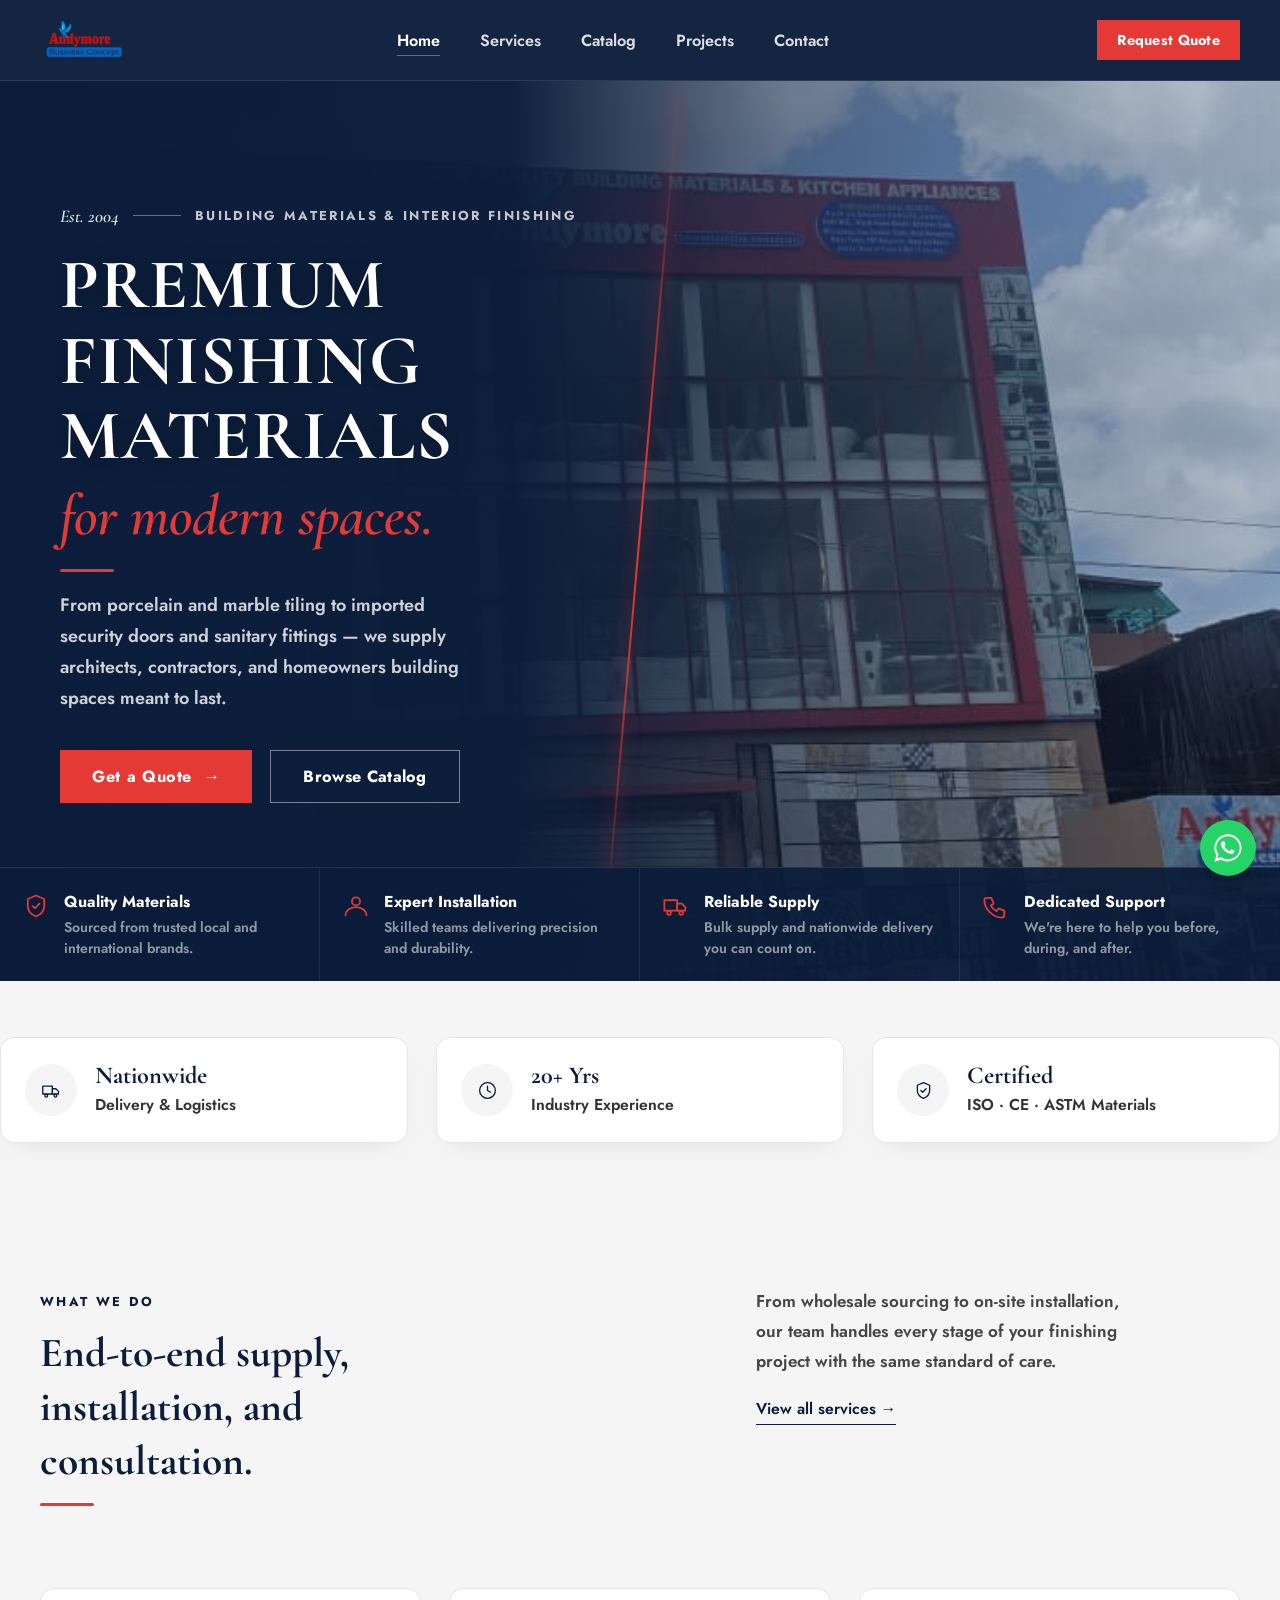
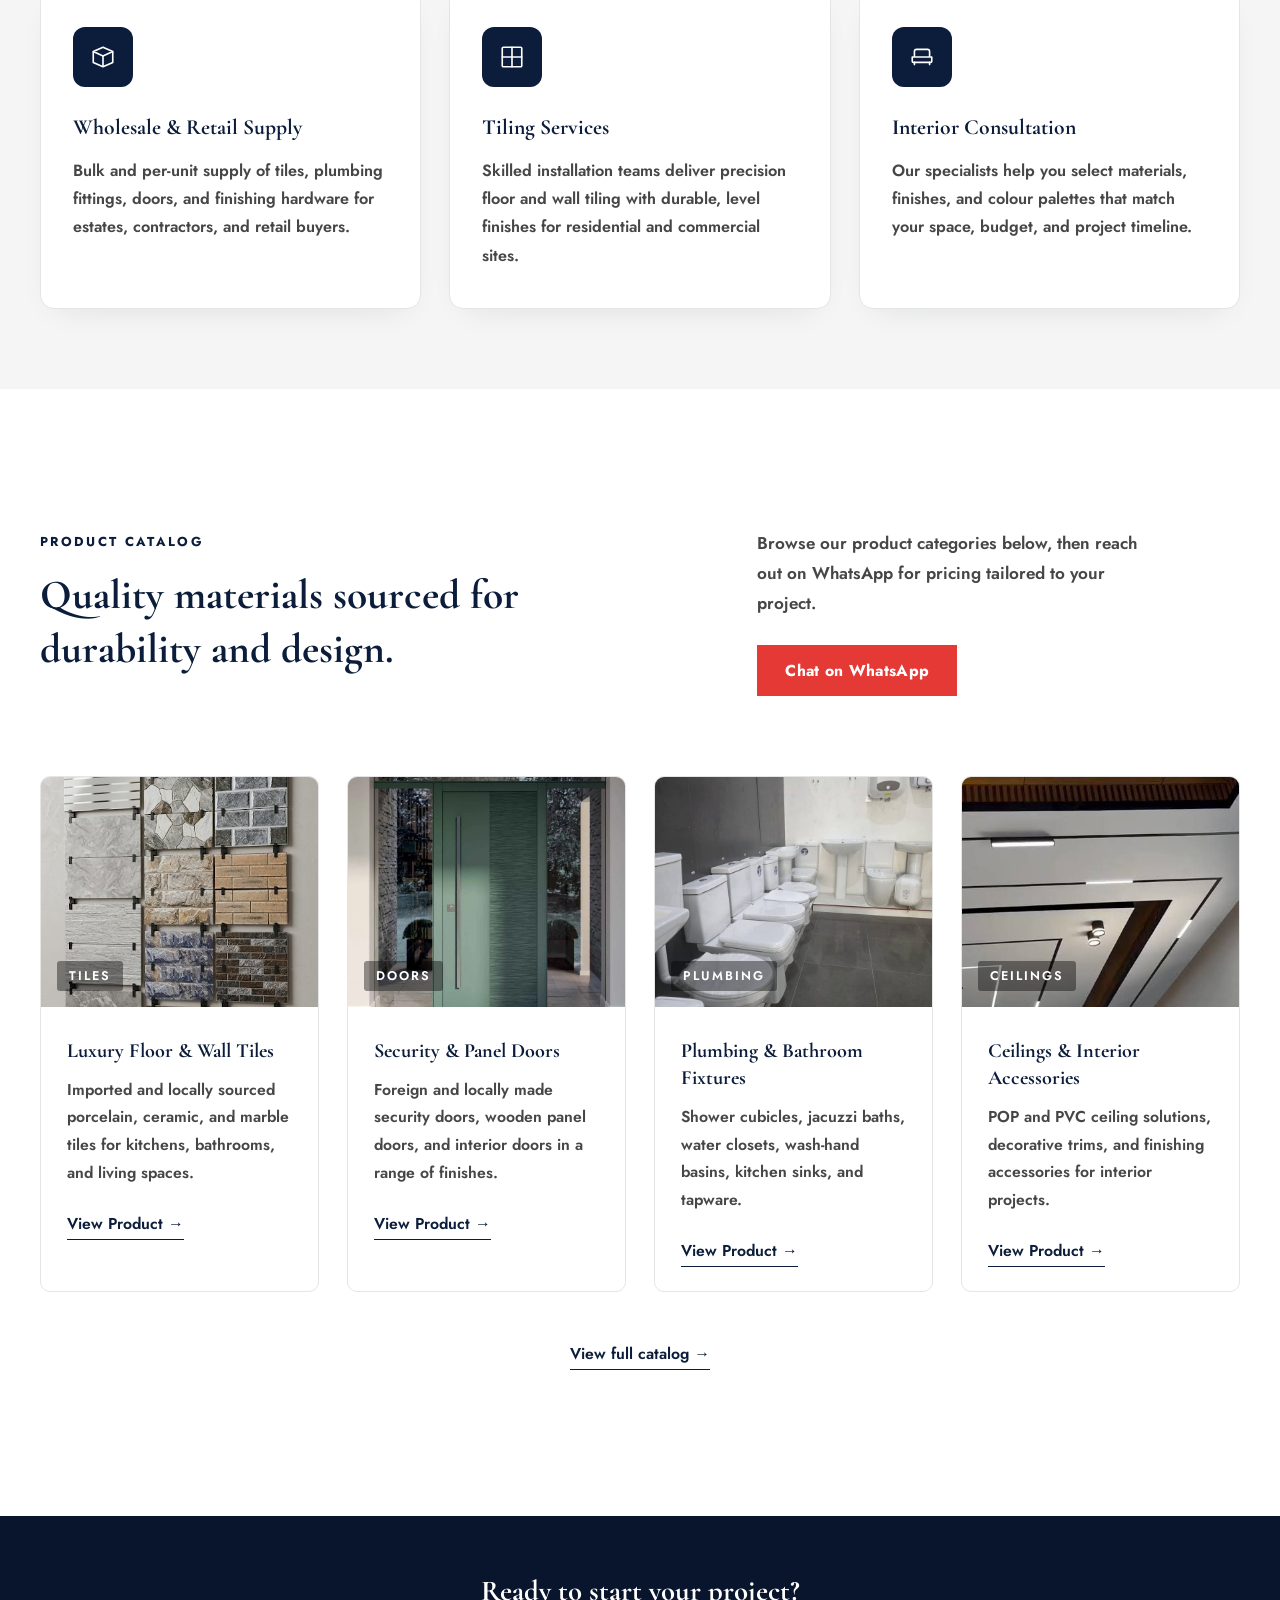
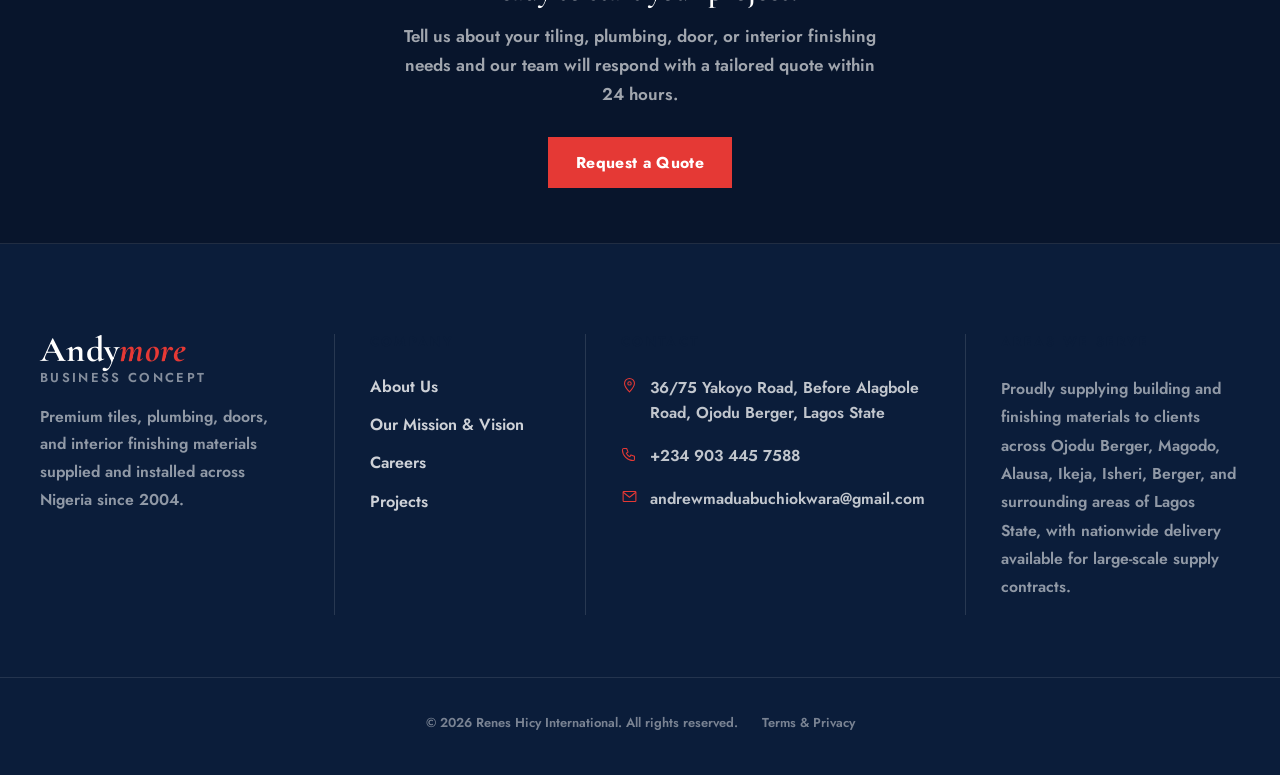
<file: index.html>
<!DOCTYPE html>
<html lang="en">
<head>
<meta charset="UTF-8" />
<meta name="viewport" content="width=device-width, initial-scale=1.0" />
<title>Home — Renes Hicy International</title>
<meta name="description" content="Premium tiles, doors, plumbing fixtures and interior finishing materials. Wholesale supply, installation and consultation across Lagos and nationwide." />
<link rel="preconnect" href="https://fonts.googleapis.com">
<link href="https://fonts.googleapis.com/css2?family=Cormorant+Garamond:ital,wght@0,400;0,500;0,600;0,700;1,500;1,600&family=Jost:wght@300;400;500;600;700&display=swap" rel="stylesheet">
<link rel="stylesheet" href="styles.css">

</head>

<body>
<header class="nav">
  <div class="wrap nav-inner">
    <a href="index.html" class="logo">
      <img src="images/logo.png" alt="Andymore Business Concept" class="logo-img">
    </a>

    <ul class="nav-links">
      <li><a href="index.html" class="active-link">Home</a></li><li><a href="services.html">Services</a></li><li><a href="catalog.html">Catalog</a></li><li><a href="projects.html">Projects</a></li><li><a href="contact.html">Contact</a></li>
    </ul>

    <div class="nav-cta">
      <a class="btn btn-brass" style="padding:10px 20px; font-size:.8rem;" href="quote.html">Request Quote</a>
    </div>

    <button class="nav-toggle" id="navToggle" aria-label="Toggle navigation menu" aria-expanded="false">
      <span class="hamburger-box">
        <span class="hamburger-line"></span>
        <span class="hamburger-line"></span>
        <span class="hamburger-line"></span>
      </span>
    </button>
  </div>

  <div class="mobile-overlay" id="mobileOverlay"></div>

  <div class="mobile-menu" id="mobileMenu">
    <div class="mobile-menu-header">
      <img src="images/logo.png" alt="Andymore Business Concept" class="logo-img">
      <button class="mobile-menu-close" id="mobileMenuClose" aria-label="Close menu">
        <svg viewBox="0 0 24 24" fill="none" stroke="currentColor" stroke-width="2"><path d="M6 6l12 12M18 6L6 18" stroke-linecap="round"/></svg>
      </button>
    </div>
    <nav class="mobile-menu-links">
      <a href="index.html" class="active-link">
        <svg viewBox="0 0 24 24" fill="none" stroke="currentColor" stroke-width="1.5"><path d="M4 11.5 12 4l8 7.5" stroke-linecap="round" stroke-linejoin="round"/><path d="M6 10v9h12v-9" stroke-linejoin="round"/></svg>
        Home
      </a>
      <a href="services.html">
        <svg viewBox="0 0 24 24" fill="none" stroke="currentColor" stroke-width="1.5"><rect x="3" y="3" width="7" height="7" rx="1"/><rect x="14" y="3" width="7" height="7" rx="1"/><rect x="3" y="14" width="7" height="7" rx="1"/><rect x="14" y="14" width="7" height="7" rx="1"/></svg>
        Services
      </a>
      <a href="catalog.html">
        <svg viewBox="0 0 24 24" fill="none" stroke="currentColor" stroke-width="1.5"><path d="M4 6h16M4 10h16M4 14h10" stroke-linecap="round"/></svg>
        Catalog
      </a>
      <a href="projects.html">
        <svg viewBox="0 0 24 24" fill="none" stroke="currentColor" stroke-width="1.5"><rect x="2" y="3" width="20" height="14" rx="1"/><path d="M8 21h8M12 17v4" stroke-linecap="round"/></svg>
        Projects
      </a>
      <a href="contact.html">
        <svg viewBox="0 0 24 24" fill="none" stroke="currentColor" stroke-width="1.5"><path d="M4 5h4l2 5-2.5 1.5a11 11 0 0 0 5 5L14 14l5 2v4a2 2 0 0 1-2 2C9.5 22 2 14.5 2 7a2 2 0 0 1 2-2Z" stroke-linejoin="round"/></svg>
        Contact
      </a>
    </nav>
    <div class="mobile-menu-divider"></div>
    <div class="mobile-menu-cta">
      <a class="btn btn-brass" href="quote.html">Request a Quote</a>
    </div>
    <div class="mobile-menu-social">
      <a class="mobile-social-icon" href="https://wa.me/2349034457588" target="_blank" rel="noopener" aria-label="WhatsApp">
        <svg viewBox="0 0 32 32" fill="currentColor"><path d="M16 .4C7.4.4.4 7.4.4 16c0 3 .8 5.8 2.3 8.2L.4 31.6l7.6-2.2c2.3 1.3 5 2 7.9 2 8.6 0 15.6-7 15.6-15.6S24.6.4 16 .4Zm0 28.4c-2.6 0-5-.7-7.1-2l-.5-.3-4.5 1.3 1.3-4.4-.3-.5C3.4 21 2.6 18.5 2.6 16c0-7.4 6-13.4 13.4-13.4S29.4 8.6 29.4 16 23.4 28.8 16 28.8Zm7.3-9.9c-.4-.2-2.3-1.1-2.7-1.3-.4-.1-.6-.2-.9.2-.3.4-1 1.3-1.3 1.5-.2.2-.5.3-.9.1-1.2-.5-2.5-1.3-3.6-2.5-1-1.1-1.6-2-1.9-2.5-.2-.4 0-.6.2-.8l.6-.7c.2-.2.3-.4.4-.7.1-.3 0-.5-.1-.7-.1-.2-.9-2.2-1.2-2.9-.3-.7-.6-.6-.9-.6h-.7c-.3 0-.7.1-1 .5-.4.4-1.5 1.4-1.5 3.4s1.5 4 1.8 4.3c.2.3 2.6 4 6.4 5.5 3.8 1.5 3.8 1 4.5.9.7-.1 2.3-.9 2.6-1.8.3-.9.3-1.7.2-1.8-.1-.2-.4-.3-.8-.5Z"/></svg>
      </a>
      <a class="mobile-social-icon" href="#" aria-label="Instagram">
        <svg viewBox="0 0 24 24" fill="none" stroke="currentColor" stroke-width="1.5"><rect x="2" y="2" width="20" height="20" rx="5"/><circle cx="12" cy="12" r="4"/><circle cx="17.5" cy="6.5" r="1" fill="currentColor" stroke="none"/></svg>
      </a>
      <a class="mobile-social-icon" href="#" aria-label="LinkedIn">
        <svg viewBox="0 0 24 24" fill="currentColor"><path d="M16 8a6 6 0 0 1 6 6v7h-4v-7a2 2 0 0 0-2-2 2 2 0 0 0-2 2v7h-4v-7a6 6 0 0 1 6-6zM2 9h4v12H2z"/><circle cx="4" cy="4" r="2"/></svg>
      </a>
    </div>
  </div>
</header>

<section class="hero" id="home">
  <div class="hero-bg-image">
    <img class="hero-slide active" src="images/IMG-20260630-WA0019.jpg" alt="andymore businesss conceptstorefront">
    <img class="hero-slide" src="images/hero-showroom.jpg" alt="andymore businesss concept showroom display of plumbing fixtures">
    <img class="hero-slide" src="images/hero-living-room.jpg" alt="Finished modern living room interior">
    <div class="hero-img-overlay"></div>
    <div class="hero-diagonal"></div>
  </div>

  <div class="hero-layout">
    <div class="hero-left">
      <div class="hero-badge-row">
        <span class="hero-year">Est. 2004</span>
        <span class="hero-badge-line"></span>
        <span class="eyebrow hero-eyebrow">Building Materials &amp; Interior Finishing</span>
      </div>
      <h1 class="font-display hero-title">
        PREMIUM FINISHING<br>MATERIALS
      </h1>
      <p class="hero-italic-sub"><em>for modern spaces.</em></p>
      <div class="hero-divider-red"></div>
      <p class="hero-sub">From porcelain and marble tiling to imported security doors and sanitary fittings — we supply architects, contractors, and homeowners building spaces meant to last.</p>
      <div class="hero-actions">
        <a class="btn btn-brass hero-btn-primary" href="quote.html">
          Get a Quote &nbsp;&rarr;
        </a>
        <a class="btn btn-ghost hero-btn-ghost" href="catalog.html">Browse Catalog</a>
      </div>
    </div>
  </div>

  <div class="hero-features-bar">
    <div class="hero-feature">
      <svg viewBox="0 0 24 24" fill="none" stroke="currentColor" stroke-width="1.5"><path d="M12 3l7 3v6c0 5-3.5 7.6-7 9-3.5-1.4-7-4-7-9V6l7-3Z" stroke-linejoin="round"/><path d="M9 12l2 2 4-4" stroke-linecap="round" stroke-linejoin="round"/></svg>
      <div>
        <p class="feat-title">Quality Materials</p>
        <p class="feat-sub">Sourced from trusted local and international brands.</p>
      </div>
    </div>
    <div class="hero-feature">
      <svg viewBox="0 0 24 24" fill="none" stroke="currentColor" stroke-width="1.5"><circle cx="12" cy="8" r="3.5"/><path d="M3 20c0-4 4-7 9-7s9 3 9 7" stroke-linecap="round"/></svg>
      <div>
        <p class="feat-title">Expert Installation</p>
        <p class="feat-sub">Skilled teams delivering precision and durability.</p>
      </div>
    </div>
    <div class="hero-feature">
      <svg viewBox="0 0 24 24" fill="none" stroke="currentColor" stroke-width="1.5"><path d="M2 7h11v9H2V7Z" stroke-linejoin="round"/><path d="M13 10h4l3 3v3h-7v-6Z" stroke-linejoin="round"/><circle cx="6" cy="18" r="1.6"/><circle cx="16.5" cy="18" r="1.6"/></svg>
      <div>
        <p class="feat-title">Reliable Supply</p>
        <p class="feat-sub">Bulk supply and nationwide delivery you can count on.</p>
      </div>
    </div>
    <div class="hero-feature">
      <svg viewBox="0 0 24 24" fill="none" stroke="currentColor" stroke-width="1.5"><path d="M4 5h4l2 5-2.5 1.5a11 11 0 0 0 5 5L14 14l5 2v4a2 2 0 0 1-2 2C9.5 22 2 14.5 2 7a2 2 0 0 1 2-2Z" stroke-linejoin="round"/></svg>
      <div>
        <p class="feat-title">Dedicated Support</p>
        <p class="feat-sub">We're here to help you before, during, and after.</p>
      </div>
    </div>
  </div>

</section>

<section class="metrics">
  <div class="wrap metrics-grid">
    <div class="metric">
      <div class="metric-icon">
        <svg viewBox="0 0 24 24" fill="none" stroke="currentColor" stroke-width="1.5"><path d="M2 7h11v9H2V7Z" stroke-linejoin="round"/><path d="M13 10h4l3 3v3h-7v-6Z" stroke-linejoin="round"/><circle cx="6" cy="18" r="1.6"/><circle cx="16.5" cy="18" r="1.6"/></svg>
      </div>
      <div>
        <p class="font-display metric-value">Nationwide</p>
        <p class="metric-label">Delivery &amp; Logistics</p>
      </div>
    </div>
    <div class="metric">
      <div class="metric-icon">
        <svg viewBox="0 0 24 24" fill="none" stroke="currentColor" stroke-width="1.5"><circle cx="12" cy="12" r="9"/><path d="M12 7v5l3.5 2" stroke-linecap="round" stroke-linejoin="round"/></svg>
      </div>
      <div>
        <p class="font-display metric-value">20+ Yrs</p>
        <p class="metric-label">Industry Experience</p>
      </div>
    </div>
    <div class="metric">
      <div class="metric-icon">
        <svg viewBox="0 0 24 24" fill="none" stroke="currentColor" stroke-width="1.5"><path d="M12 3l7 3v6c0 5-3.5 7.6-7 9-3.5-1.4-7-4-7-9V6l7-3Z" stroke-linejoin="round"/><path d="M9 12l2 2 4-4" stroke-linecap="round" stroke-linejoin="round"/></svg>
      </div>
      <div>
        <p class="font-display metric-value">Certified</p>
        <p class="metric-label">ISO &middot; CE &middot; ASTM Materials</p>
      </div>
    </div>
  </div>
</section>

<section class="section services" id="services">
  <div class="wrap">
    <div class="services-head">
      <div class="services-head-left">
        <p class="eyebrow">What We Do</p>
        <h2 class="font-display">End-to-end supply, installation, and consultation.</h2>
      </div>
      <div class="services-head-right">
        <p class="note">From wholesale sourcing to on-site installation, our team handles every stage of your finishing project with the same standard of care.</p>
        <a class="btn-link" href="services.html">View all services &rarr;</a>
      </div>
    </div>

    <div class="services-grid">
      <div class="service-card">
        <div class="service-icon"><svg viewBox="0 0 24 24" fill="none" stroke="currentColor" stroke-width="1.5"><path d="M3 7l9-4 9 4-9 4-9-4Z" stroke-linejoin="round"/><path d="M3 7v10l9 4 9-4V7" stroke-linejoin="round"/><path d="M12 11v10" stroke-linejoin="round"/></svg></div>
        <h3 class="font-display">Wholesale &amp; Retail Supply</h3>
        <p>Bulk and per-unit supply of tiles, plumbing fittings, doors, and finishing hardware for estates, contractors, and retail buyers.</p>
      </div>
      <div class="service-card">
        <div class="service-icon"><svg viewBox="0 0 24 24" fill="none" stroke="currentColor" stroke-width="1.5"><rect x="3" y="3" width="18" height="18" rx="1"/><path d="M12 3v18M3 12h18" stroke-linecap="round"/></svg></div>
        <h3 class="font-display">Tiling Services</h3>
        <p>Skilled installation teams deliver precision floor and wall tiling with durable, level finishes for residential and commercial sites.</p>
      </div>
      <div class="service-card">
        <div class="service-icon"><svg viewBox="0 0 24 24" fill="none" stroke="currentColor" stroke-width="1.5"><path d="M5 12V7a2 2 0 0 1 2-2h10a2 2 0 0 1 2 2v5" stroke-linejoin="round"/><path d="M3 12h18v4a1 1 0 0 1-1 1H4a1 1 0 0 1-1-1v-4Z" stroke-linejoin="round"/><path d="M5 17v2M19 17v2" stroke-linecap="round"/></svg></div>
        <h3 class="font-display">Interior Consultation</h3>
        <p>Our specialists help you select materials, finishes, and colour palettes that match your space, budget, and project timeline.</p>
      </div>
    </div>
  </div>
</section>

<section class="section catalog" id="catalog">
  <div class="wrap">
    <div class="catalog-head">
      <div class="catalog-head-left">
        <p class="eyebrow">Product Catalog</p>
        <h2 class="font-display">Quality materials sourced for durability and design.</h2>
      </div>
      <div class="catalog-head-right">
        <p class="note">Browse our product categories below, then reach out on WhatsApp for pricing tailored to your project.</p>
        <a class="btn btn-brass" href="https://wa.me/2349034457588" target="_blank" rel="noopener">Chat on WhatsApp</a>
      </div>
    </div>

    <div class="catalog-grid">
      <div class="catalog-card">
        <div class="catalog-photo" style="background-image:url('images/cat-tiles.jpg');"><span class="catalog-tag">Tiles</span></div>
        <div class="catalog-body">
          <h3 class="font-display">Luxury Floor &amp; Wall Tiles</h3>
          <p>Imported and locally sourced porcelain, ceramic, and marble tiles for kitchens, bathrooms, and living spaces.</p>
          <a class="btn-link" href="product-tiles.html">View Product &rarr;</a>
        </div>
      </div>
      <div class="catalog-card">
        <div class="catalog-photo" style="background-image:url('images/cat-doors.jpg');"><span class="catalog-tag">Doors</span></div>
        <div class="catalog-body">
          <h3 class="font-display">Security &amp; Panel Doors</h3>
          <p>Foreign and locally made security doors, wooden panel doors, and interior doors in a range of finishes.</p>
          <a class="btn-link" href="product-doors.html">View Product &rarr;</a>
        </div>
      </div>
      <div class="catalog-card">
        <div class="catalog-photo" style="background-image:url('images/cat-plumbing.jpg');"><span class="catalog-tag">Plumbing</span></div>
        <div class="catalog-body">
          <h3 class="font-display">Plumbing &amp; Bathroom Fixtures</h3>
          <p>Shower cubicles, jacuzzi baths, water closets, wash-hand basins, kitchen sinks, and tapware.</p>
          <a class="btn-link" href="product-plumbing.html">View Product &rarr;</a>
        </div>
      </div>
      <div class="catalog-card">
        <div class="catalog-photo" style="background-image:url('images/cat-ceilings.jpg');"><span class="catalog-tag">Ceilings</span></div>
        <div class="catalog-body">
          <h3 class="font-display">Ceilings &amp; Interior Accessories</h3>
          <p>POP and PVC ceiling solutions, decorative trims, and finishing accessories for interior projects.</p>
          <a class="btn-link" href="product-ceilings.html">View Product &rarr;</a>
        </div>
      </div>
    </div>
    <div style="text-align:center; margin-top:48px;">
      <a class="btn-link" href="catalog.html">View full catalog &rarr;</a>
    </div>
  </div>
</section>

<section class="cta-strip" id="contact">
  <div class="wrap">
    <h2 class="font-display">Ready to start your project?</h2>
    <p>Tell us about your tiling, plumbing, door, or interior finishing needs and our team will respond with a tailored quote within 24 hours.</p>
    <a class="btn btn-brass" href="https://wa.me/2349034457588" target="_blank" rel="noopener">Request a Quote</a>
  </div>
</section>
<footer>
  <div class="wrap footer-grid">
    <div class="footer-brand footer-col">
      <div class="footer-brand-name">
        <span class="footer-brand-andy">Andy<em>more</em></span>
        <span class="footer-brand-sub">Business Concept</span>
      </div>
      <p>Premium tiles, plumbing, doors, and interior finishing materials supplied and installed across Nigeria since 2004.</p>
    </div>

    <div class="footer-col">
      <h4 class="eyebrow">Company</h4>
      <ul>
        <li><a href="services.html#about">About Us</a></li>
        <li><a href="services.html#about">Our Mission &amp; Vision</a></li>
        <li><a href="contact.html">Careers</a></li>
        <li><a href="projects.html">Projects</a></li>
      </ul>
    </div>

    <div class="footer-col">
      <h4 class="eyebrow">Contact</h4>
      <ul class="footer-contact-list">
        <li>
          <svg viewBox="0 0 24 24" fill="none" stroke="currentColor" stroke-width="1.5"><path d="M12 21s7-7.2 7-12a7 7 0 1 0-14 0c0 4.8 7 12 7 12Z" stroke-linejoin="round"/><circle cx="12" cy="9" r="2.4"/></svg>
          <span>36/75 Yakoyo Road, Before Alagbole Road, Ojodu Berger, Lagos State</span>
        </li>
        <li>
          <svg viewBox="0 0 24 24" fill="none" stroke="currentColor" stroke-width="1.5"><path d="M4 5h4l2 5-2.5 1.5a11 11 0 0 0 5 5L14 14l5 2v4a2 2 0 0 1-2 2C9.5 22 2 14.5 2 7a2 2 0 0 1 2-2Z" stroke-linejoin="round"/></svg>
          <span>+234 903 445 7588</span>
        </li>
        <li>
          <svg viewBox="0 0 24 24" fill="none" stroke="currentColor" stroke-width="1.5"><rect x="3" y="5" width="18" height="14" rx="1"/><path d="M3 6l9 7 9-7" stroke-linejoin="round"/></svg>
          <span>andrewmaduabuchiokwara@gmail.com</span>
        </li>
      </ul>
    </div>

    <div class="areas footer-col">
      <h4 class="eyebrow">Areas We Serve</h4>
      <p>Proudly supplying building and finishing materials to clients across Ojodu Berger, Magodo, Alausa, Ikeja, Isheri, Berger, and surrounding areas of Lagos State, with nationwide delivery available for large-scale supply contracts.</p>
    </div>
  </div>

  <div class="wrap footer-bottom">
    <p>&copy; <span id="year"></span> Renes Hicy International. All rights reserved.</p>
    <p>Terms &amp; Privacy</p>
  </div>
</footer>


<a class="whatsapp-float" href="https://wa.me/2349034457588" target="_blank" rel="noopener" aria-label="Chat with us on WhatsApp">
  <svg viewBox="0 0 32 32" fill="currentColor" aria-hidden="true"><path d="M16 .4C7.4.4.4 7.4.4 16c0 3 .8 5.8 2.3 8.2L.4 31.6l7.6-2.2c2.3 1.3 5 2 7.9 2 8.6 0 15.6-7 15.6-15.6S24.6.4 16 .4Zm0 28.4c-2.6 0-5-.7-7.1-2l-.5-.3-4.5 1.3 1.3-4.4-.3-.5C3.4 21 2.6 18.5 2.6 16c0-7.4 6-13.4 13.4-13.4S29.4 8.6 29.4 16 23.4 28.8 16 28.8Zm7.3-9.9c-.4-.2-2.3-1.1-2.7-1.3-.4-.1-.6-.2-.9.2-.3.4-1 1.3-1.3 1.5-.2.2-.5.3-.9.1-1.2-.5-2.5-1.3-3.6-2.5-1-1.1-1.6-2-1.9-2.5-.2-.4 0-.6.2-.8l.6-.7c.2-.2.3-.4.4-.7.1-.3 0-.5-.1-.7-.1-.2-.9-2.2-1.2-2.9-.3-.7-.6-.6-.9-.6h-.7c-.3 0-.7.1-1 .5-.4.4-1.5 1.4-1.5 3.4s1.5 4 1.8 4.3c.2.3 2.6 4 6.4 5.5 3.8 1.5 3.8 1 4.5.9.7-.1 2.3-.9 2.6-1.8.3-.9.3-1.7.2-1.8-.1-.2-.4-.3-.8-.5Z"/></svg>
</a>

<script src="script.js"></script>
</body>
</html>
</file>
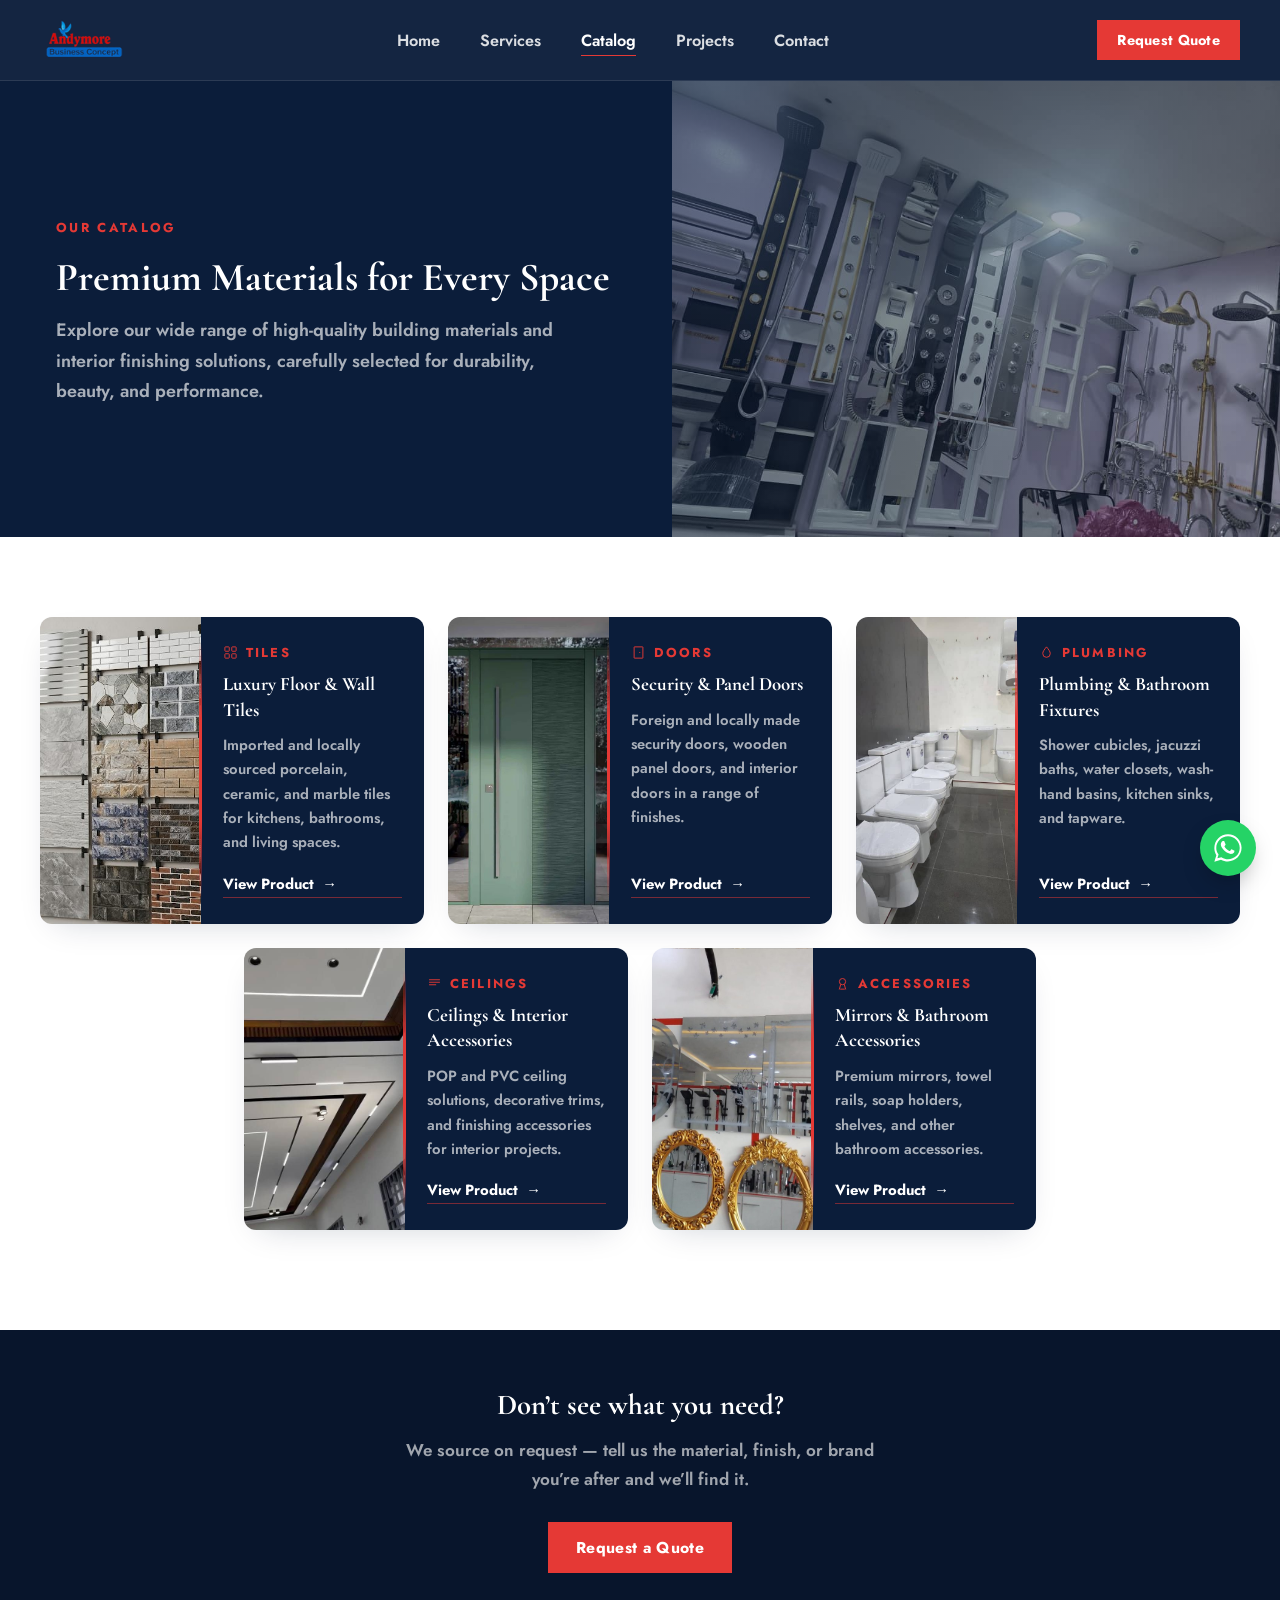
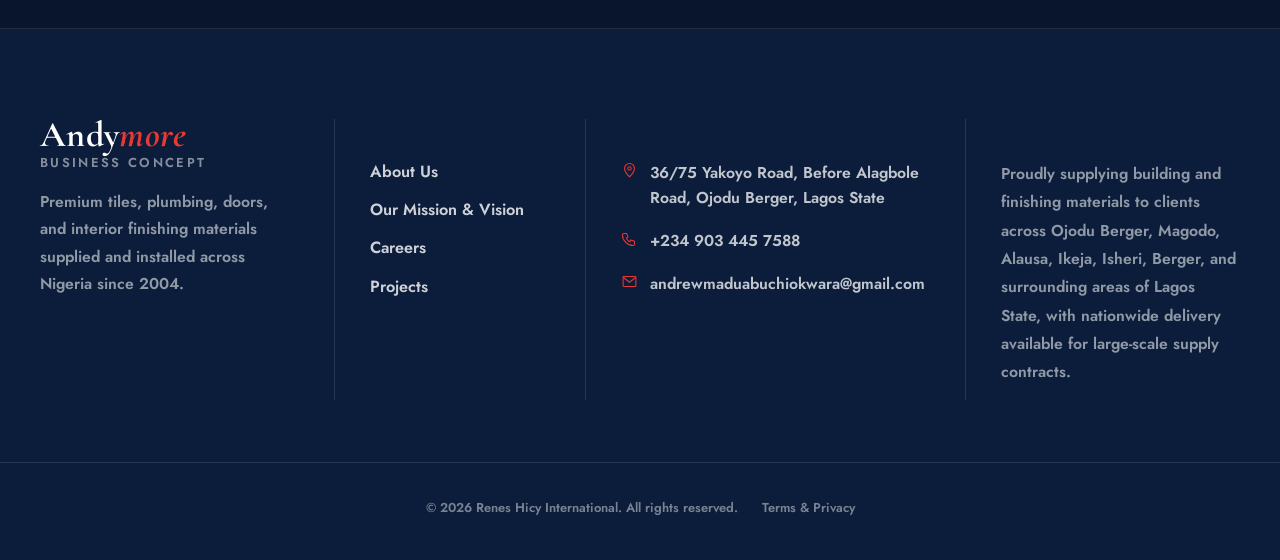
<file: catalog.html>
<!DOCTYPE html>
<html lang="en">
<head>
<meta charset="UTF-8" />
<meta name="viewport" content="width=device-width, initial-scale=1.0" />
<title>Catalog — Renes Hicy International</title>
<meta name="description" content="Browse the full Renes Hicy product catalog: tiles, doors, plumbing fixtures, ceilings, kitchen fittings, and stone surfaces." />
<link rel="preconnect" href="https://fonts.googleapis.com">
<link href="https://fonts.googleapis.com/css2?family=Cormorant+Garamond:ital,wght@0,400;0,500;0,600;0,700;1,500;1,600&family=Jost:wght@300;400;500;600;700&display=swap" rel="stylesheet">
<link rel="stylesheet" href="styles.css">

</head>

<body>
<header class="nav">
  <div class="wrap nav-inner">
    <a href="index.html" class="logo">
      <img src="images/logo.png" alt="Andymore Business Concept" class="logo-img">
    </a>

    <ul class="nav-links">
      <li><a href="index.html">Home</a></li><li><a href="services.html">Services</a></li><li><a href="catalog.html" class="active-link">Catalog</a></li><li><a href="projects.html">Projects</a></li><li><a href="contact.html">Contact</a></li>
    </ul>

    <div class="nav-cta">
      <a class="btn btn-brass" style="padding:10px 20px; font-size:.8rem;" href="quote.html">Request Quote</a>
    </div>

    <button class="nav-toggle" id="navToggle" aria-label="Toggle navigation menu" aria-expanded="false">
      <span class="hamburger-box">
        <span class="hamburger-line"></span>
        <span class="hamburger-line"></span>
        <span class="hamburger-line"></span>
      </span>
    </button>
  </div>

  <div class="mobile-overlay" id="mobileOverlay"></div>

  <div class="mobile-menu" id="mobileMenu">
    <div class="mobile-menu-header">
      <img src="images/logo.png" alt="Andymore Business Concept" class="logo-img">
      <button class="mobile-menu-close" id="mobileMenuClose" aria-label="Close menu">
        <svg viewBox="0 0 24 24" fill="none" stroke="currentColor" stroke-width="2"><path d="M6 6l12 12M18 6L6 18" stroke-linecap="round"/></svg>
      </button>
    </div>
    <nav class="mobile-menu-links">
      <a href="index.html">
        <svg viewBox="0 0 24 24" fill="none" stroke="currentColor" stroke-width="1.5"><path d="M4 11.5 12 4l8 7.5" stroke-linecap="round" stroke-linejoin="round"/><path d="M6 10v9h12v-9" stroke-linejoin="round"/></svg>
        Home
      </a>
      <a href="services.html">
        <svg viewBox="0 0 24 24" fill="none" stroke="currentColor" stroke-width="1.5"><rect x="3" y="3" width="7" height="7" rx="1"/><rect x="14" y="3" width="7" height="7" rx="1"/><rect x="3" y="14" width="7" height="7" rx="1"/><rect x="14" y="14" width="7" height="7" rx="1"/></svg>
        Services
      </a>
      <a href="catalog.html" class="active-link">
        <svg viewBox="0 0 24 24" fill="none" stroke="currentColor" stroke-width="1.5"><path d="M4 6h16M4 10h16M4 14h10" stroke-linecap="round"/></svg>
        Catalog
      </a>
      <a href="projects.html">
        <svg viewBox="0 0 24 24" fill="none" stroke="currentColor" stroke-width="1.5"><rect x="2" y="3" width="20" height="14" rx="1"/><path d="M8 21h8M12 17v4" stroke-linecap="round"/></svg>
        Projects
      </a>
      <a href="contact.html">
        <svg viewBox="0 0 24 24" fill="none" stroke="currentColor" stroke-width="1.5"><path d="M4 5h4l2 5-2.5 1.5a11 11 0 0 0 5 5L14 14l5 2v4a2 2 0 0 1-2 2C9.5 22 2 14.5 2 7a2 2 0 0 1 2-2Z" stroke-linejoin="round"/></svg>
        Contact
      </a>
    </nav>
    <div class="mobile-menu-divider"></div>
    <div class="mobile-menu-cta">
      <a class="btn btn-brass" href="quote.html">Request a Quote</a>
    </div>
    <div class="mobile-menu-social">
      <a class="mobile-social-icon" href="https://wa.me/2349034457588" target="_blank" rel="noopener" aria-label="WhatsApp">
        <svg viewBox="0 0 32 32" fill="currentColor"><path d="M16 .4C7.4.4.4 7.4.4 16c0 3 .8 5.8 2.3 8.2L.4 31.6l7.6-2.2c2.3 1.3 5 2 7.9 2 8.6 0 15.6-7 15.6-15.6S24.6.4 16 .4Zm0 28.4c-2.6 0-5-.7-7.1-2l-.5-.3-4.5 1.3 1.3-4.4-.3-.5C3.4 21 2.6 18.5 2.6 16c0-7.4 6-13.4 13.4-13.4S29.4 8.6 29.4 16 23.4 28.8 16 28.8Zm7.3-9.9c-.4-.2-2.3-1.1-2.7-1.3-.4-.1-.6-.2-.9.2-.3.4-1 1.3-1.3 1.5-.2.2-.5.3-.9.1-1.2-.5-2.5-1.3-3.6-2.5-1-1.1-1.6-2-1.9-2.5-.2-.4 0-.6.2-.8l.6-.7c.2-.2.3-.4.4-.7.1-.3 0-.5-.1-.7-.1-.2-.9-2.2-1.2-2.9-.3-.7-.6-.6-.9-.6h-.7c-.3 0-.7.1-1 .5-.4.4-1.5 1.4-1.5 3.4s1.5 4 1.8 4.3c.2.3 2.6 4 6.4 5.5 3.8 1.5 3.8 1 4.5.9.7-.1 2.3-.9 2.6-1.8.3-.9.3-1.7.2-1.8-.1-.2-.4-.3-.8-.5Z"/></svg>
      </a>
      <a class="mobile-social-icon" href="#" aria-label="Instagram">
        <svg viewBox="0 0 24 24" fill="none" stroke="currentColor" stroke-width="1.5"><rect x="2" y="2" width="20" height="20" rx="5"/><circle cx="12" cy="12" r="4"/><circle cx="17.5" cy="6.5" r="1" fill="currentColor" stroke="none"/></svg>
      </a>
      <a class="mobile-social-icon" href="#" aria-label="LinkedIn">
        <svg viewBox="0 0 24 24" fill="currentColor"><path d="M16 8a6 6 0 0 1 6 6v7h-4v-7a2 2 0 0 0-2-2 2 2 0 0 0-2 2v7h-4v-7a6 6 0 0 1 6-6zM2 9h4v12H2z"/><circle cx="4" cy="4" r="2"/></svg>
      </a>
    </div>
  </div>
</header>

<section class="page-header page-header-split">
  <div class="page-header-grid">
    <div class="page-header-text">
      <p class="eyebrow">Our Catalog</p>
      <h1 class="font-display">Premium Materials for Every Space</h1>
      <p>Explore our wide range of high-quality building materials and interior finishing solutions, carefully selected for durability, beauty, and performance.</p>
    </div>
    <div class="page-header-image">
      <img src="images/hero-showroom.jpg" alt="Renes Hicy showroom display">
    </div>
  </div>
</section>

<section class="cat2-section">
  <div class="wrap">
<div class="cat2-grid">
  <div class="cat2-card">
    <div class="cat2-photo" style="background-image:url('images/cat-tiles.jpg');"></div>
    <div class="cat2-info">
      <span class="cat2-label"><svg viewBox="0 0 24 24" fill="none" stroke="currentColor" stroke-width="1.5"><rect x="3" y="3" width="7" height="7" rx="1"/><rect x="14" y="3" width="7" height="7" rx="1"/><rect x="3" y="14" width="7" height="7" rx="1"/><rect x="14" y="14" width="7" height="7" rx="1"/></svg>TILES</span>
      <h3 class="font-display">Luxury Floor &amp; Wall Tiles</h3>
      <p>Imported and locally sourced porcelain, ceramic, and marble tiles for kitchens, bathrooms, and living spaces.</p>
      <a class="cat2-link" href="product-tiles.html">View Product &nbsp;&rarr;</a>
    </div>
  </div>
  <div class="cat2-card">
    <div class="cat2-photo" style="background-image:url('images/cat-doors.jpg');"></div>
    <div class="cat2-info">
      <span class="cat2-label"><svg viewBox="0 0 24 24" fill="none" stroke="currentColor" stroke-width="1.5"><rect x="5" y="3" width="14" height="18" rx="0.5"/><circle cx="14" cy="12" r="0.9" fill="currentColor" stroke="none"/></svg>DOORS</span>
      <h3 class="font-display">Security &amp; Panel Doors</h3>
      <p>Foreign and locally made security doors, wooden panel doors, and interior doors in a range of finishes.</p>
      <a class="cat2-link" href="product-doors.html">View Product &nbsp;&rarr;</a>
    </div>
  </div>
  <div class="cat2-card">
    <div class="cat2-photo" style="background-image:url('images/cat-plumbing.jpg');"></div>
    <div class="cat2-info">
      <span class="cat2-label"><svg viewBox="0 0 24 24" fill="none" stroke="currentColor" stroke-width="1.5"><path d="M12 3c3.2 4 6 7.4 6 10.7A6 6 0 0 1 6 13.7C6 10.4 8.8 7 12 3Z" stroke-linejoin="round"/></svg>PLUMBING</span>
      <h3 class="font-display">Plumbing &amp; Bathroom Fixtures</h3>
      <p>Shower cubicles, jacuzzi baths, water closets, wash-hand basins, kitchen sinks, and tapware.</p>
      <a class="cat2-link" href="product-plumbing.html">View Product &nbsp;&rarr;</a>
    </div>
  </div>
  <!-- Second row: 2 centered -->
  <div class="cat2-card">
    <div class="cat2-photo" style="background-image:url('images/cat-ceilings.jpg');"></div>
    <div class="cat2-info">
      <span class="cat2-label"><svg viewBox="0 0 24 24" fill="none" stroke="currentColor" stroke-width="1.5"><path d="M4 6h16M4 10h16M4 14h10" stroke-linecap="round"/></svg>CEILINGS</span>
      <h3 class="font-display">Ceilings &amp; Interior Accessories</h3>
      <p>POP and PVC ceiling solutions, decorative trims, and finishing accessories for interior projects.</p>
      <a class="cat2-link" href="product-ceilings.html">View Product &nbsp;&rarr;</a>
    </div>
  </div>
  <div class="cat2-card">
    <div class="cat2-photo" style="background-image:url('images/mirror-new-1.jpg');"></div>
    <div class="cat2-info">
      <span class="cat2-label"><svg viewBox="0 0 24 24" fill="none" stroke="currentColor" stroke-width="1.5"><circle cx="12" cy="9" r="5"/><path d="M9 14l-2 7M15 14l2 7M9 21h6" stroke-linecap="round"/></svg>ACCESSORIES</span>
      <h3 class="font-display">Mirrors &amp; Bathroom Accessories</h3>
      <p>Premium mirrors, towel rails, soap holders, shelves, and other bathroom accessories.</p>
      <a class="cat2-link" href="product-accessories.html">View Product &nbsp;&rarr;</a>
    </div>
  </div>
</div>

  </div>
</section>

<section class="cta-strip">
  <div class="wrap">
    <h2 class="font-display">Don&rsquo;t see what you need?</h2>
    <p>We source on request — tell us the material, finish, or brand you&rsquo;re after and we&rsquo;ll find it.</p>
    <a class="btn btn-brass" href="contact.html">Request a Quote</a>
  </div>
</section>
<footer>
  <div class="wrap footer-grid">
    <div class="footer-brand footer-col">
      <div class="footer-brand-name">
        <span class="footer-brand-andy">Andy<em>more</em></span>
        <span class="footer-brand-sub">Business Concept</span>
      </div>
      <p>Premium tiles, plumbing, doors, and interior finishing materials supplied and installed across Nigeria since 2004.</p>
    </div>

    <div class="footer-col">
      <h4 class="eyebrow">Company</h4>
      <ul>
        <li><a href="services.html#about">About Us</a></li>
        <li><a href="services.html#about">Our Mission &amp; Vision</a></li>
        <li><a href="contact.html">Careers</a></li>
        <li><a href="projects.html">Projects</a></li>
      </ul>
    </div>

    <div class="footer-col">
      <h4 class="eyebrow">Contact</h4>
      <ul class="footer-contact-list">
        <li>
          <svg viewBox="0 0 24 24" fill="none" stroke="currentColor" stroke-width="1.5"><path d="M12 21s7-7.2 7-12a7 7 0 1 0-14 0c0 4.8 7 12 7 12Z" stroke-linejoin="round"/><circle cx="12" cy="9" r="2.4"/></svg>
          <span>36/75 Yakoyo Road, Before Alagbole Road, Ojodu Berger, Lagos State</span>
        </li>
        <li>
          <svg viewBox="0 0 24 24" fill="none" stroke="currentColor" stroke-width="1.5"><path d="M4 5h4l2 5-2.5 1.5a11 11 0 0 0 5 5L14 14l5 2v4a2 2 0 0 1-2 2C9.5 22 2 14.5 2 7a2 2 0 0 1 2-2Z" stroke-linejoin="round"/></svg>
          <span>+234 903 445 7588</span>
        </li>
        <li>
          <svg viewBox="0 0 24 24" fill="none" stroke="currentColor" stroke-width="1.5"><rect x="3" y="5" width="18" height="14" rx="1"/><path d="M3 6l9 7 9-7" stroke-linejoin="round"/></svg>
          <span>andrewmaduabuchiokwara@gmail.com</span>
        </li>
      </ul>
    </div>

    <div class="areas footer-col">
      <h4 class="eyebrow">Areas We Serve</h4>
      <p>Proudly supplying building and finishing materials to clients across Ojodu Berger, Magodo, Alausa, Ikeja, Isheri, Berger, and surrounding areas of Lagos State, with nationwide delivery available for large-scale supply contracts.</p>
    </div>
  </div>

  <div class="wrap footer-bottom">
    <p>&copy; <span id="year"></span> Renes Hicy International. All rights reserved.</p>
    <p>Terms &amp; Privacy</p>
  </div>
</footer>


<a class="whatsapp-float" href="https://wa.me/2349034457588" target="_blank" rel="noopener" aria-label="Chat with us on WhatsApp">
  <svg viewBox="0 0 32 32" fill="currentColor" aria-hidden="true"><path d="M16 .4C7.4.4.4 7.4.4 16c0 3 .8 5.8 2.3 8.2L.4 31.6l7.6-2.2c2.3 1.3 5 2 7.9 2 8.6 0 15.6-7 15.6-15.6S24.6.4 16 .4Zm0 28.4c-2.6 0-5-.7-7.1-2l-.5-.3-4.5 1.3 1.3-4.4-.3-.5C3.4 21 2.6 18.5 2.6 16c0-7.4 6-13.4 13.4-13.4S29.4 8.6 29.4 16 23.4 28.8 16 28.8Zm7.3-9.9c-.4-.2-2.3-1.1-2.7-1.3-.4-.1-.6-.2-.9.2-.3.4-1 1.3-1.3 1.5-.2.2-.5.3-.9.1-1.2-.5-2.5-1.3-3.6-2.5-1-1.1-1.6-2-1.9-2.5-.2-.4 0-.6.2-.8l.6-.7c.2-.2.3-.4.4-.7.1-.3 0-.5-.1-.7-.1-.2-.9-2.2-1.2-2.9-.3-.7-.6-.6-.9-.6h-.7c-.3 0-.7.1-1 .5-.4.4-1.5 1.4-1.5 3.4s1.5 4 1.8 4.3c.2.3 2.6 4 6.4 5.5 3.8 1.5 3.8 1 4.5.9.7-.1 2.3-.9 2.6-1.8.3-.9.3-1.7.2-1.8-.1-.2-.4-.3-.8-.5Z"/></svg>
</a>

<script src="script.js"></script>
</body>
</html>
</file>
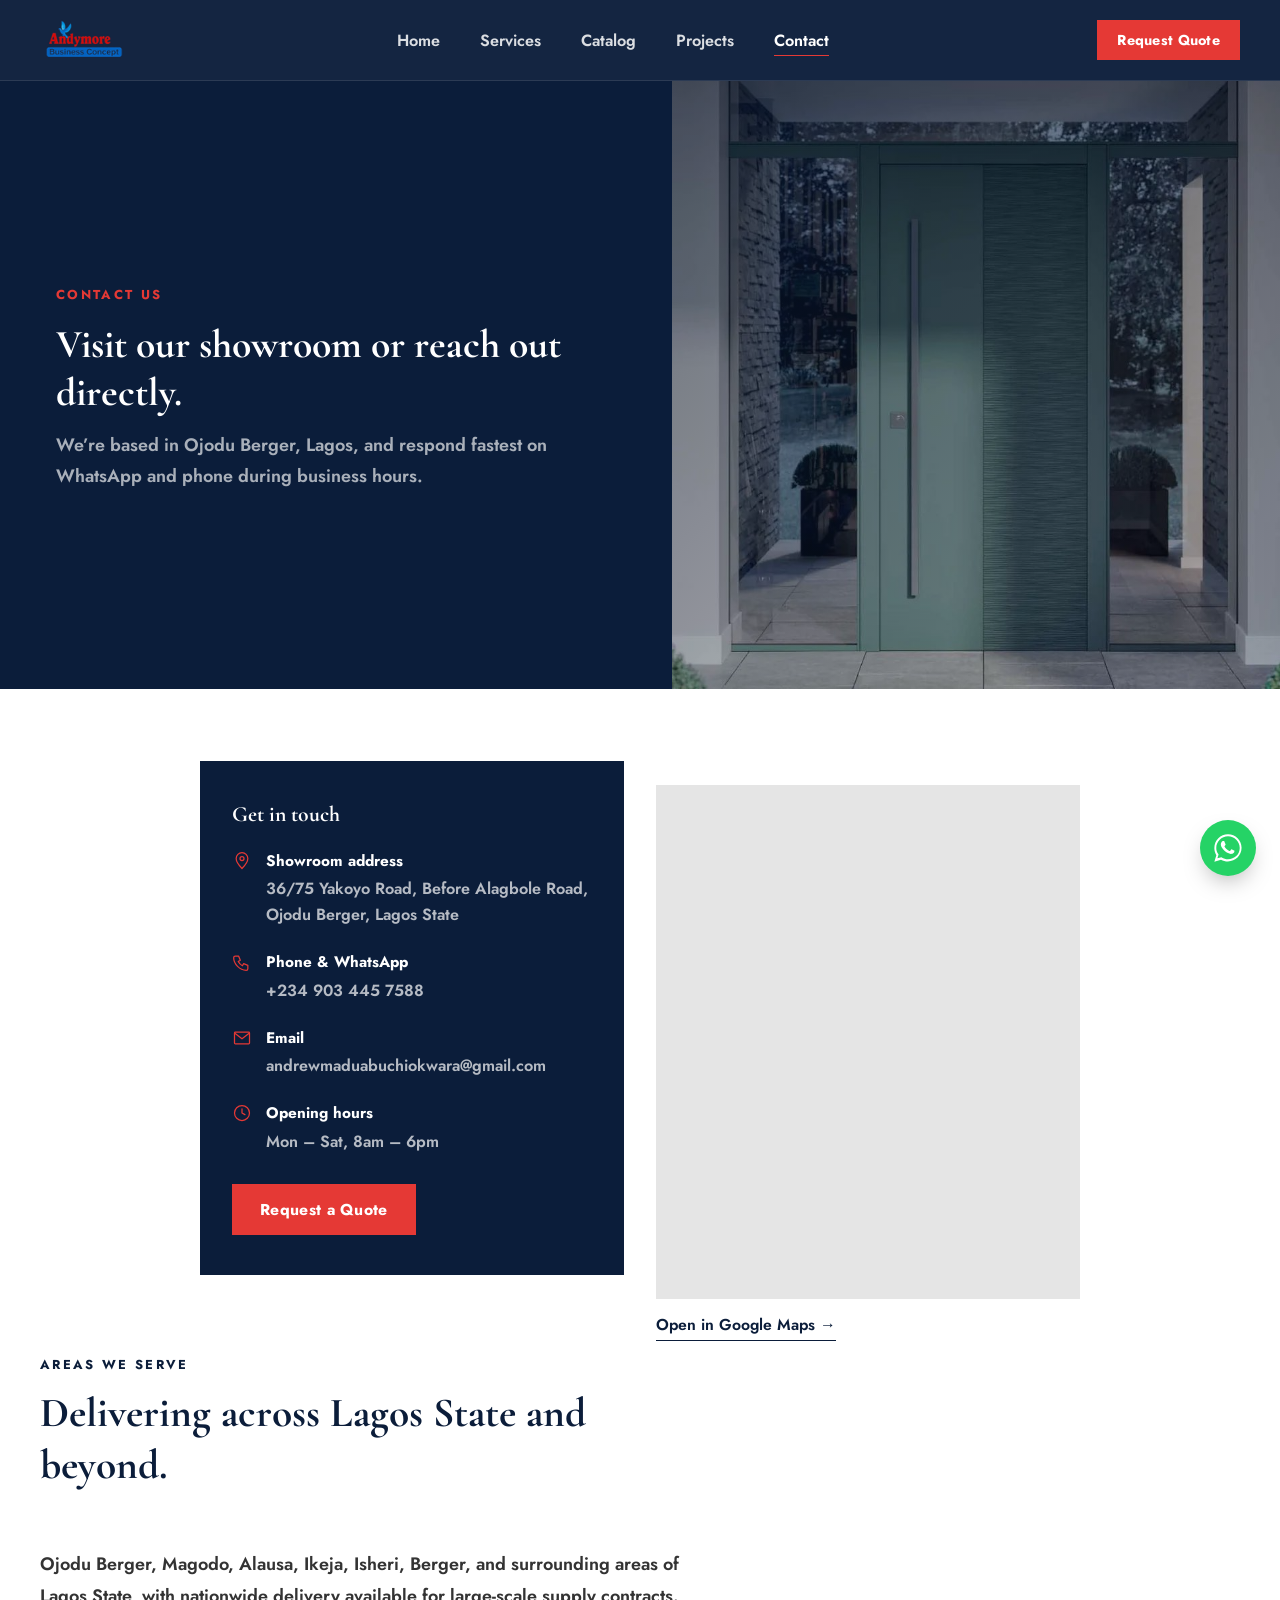
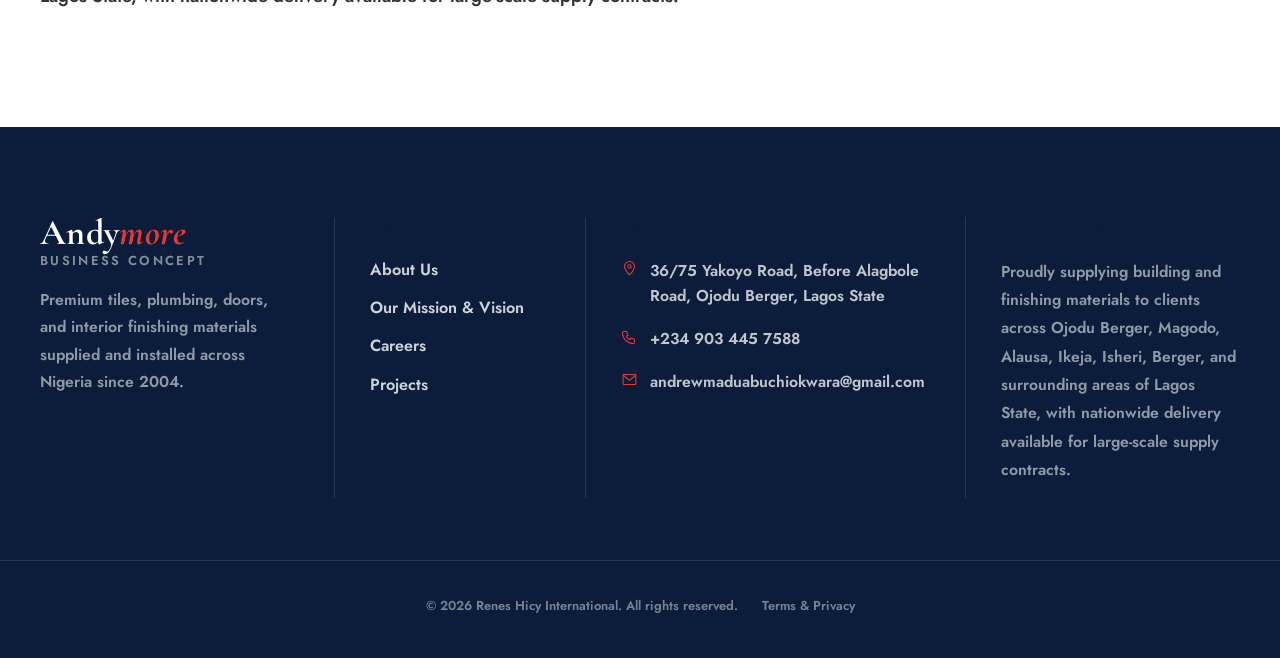
<file: contact.html>
<!DOCTYPE html>
<html lang="en">
<head>
<meta charset="UTF-8" />
<meta name="viewport" content="width=device-width, initial-scale=1.0" />
<title>Contact — Renes Hicy International</title>
<meta name="description" content="Visit Renes Hicy International's showroom in Ojodu Berger, Lagos, or reach us by phone, WhatsApp, or email." />
<link rel="preconnect" href="https://fonts.googleapis.com">
<link href="https://fonts.googleapis.com/css2?family=Cormorant+Garamond:ital,wght@0,400;0,500;0,600;0,700;1,500;1,600&family=Jost:wght@300;400;500;600;700&display=swap" rel="stylesheet">
<link rel="stylesheet" href="styles.css">

</head>

<body>
<header class="nav">
  <div class="wrap nav-inner">
    <a href="index.html" class="logo">
      <img src="images/logo.png" alt="Andymore Business Concept" class="logo-img">
    </a>

    <ul class="nav-links">
      <li><a href="index.html">Home</a></li><li><a href="services.html">Services</a></li><li><a href="catalog.html">Catalog</a></li><li><a href="projects.html">Projects</a></li><li><a href="contact.html" class="active-link">Contact</a></li>
    </ul>

    <div class="nav-cta">
      <a class="btn btn-brass" style="padding:10px 20px; font-size:.8rem;" href="quote.html">Request Quote</a>
    </div>

    <button class="nav-toggle" id="navToggle" aria-label="Toggle navigation menu" aria-expanded="false">
      <span class="hamburger-box">
        <span class="hamburger-line"></span>
        <span class="hamburger-line"></span>
        <span class="hamburger-line"></span>
      </span>
    </button>
  </div>

  <div class="mobile-overlay" id="mobileOverlay"></div>

  <div class="mobile-menu" id="mobileMenu">
    <div class="mobile-menu-header">
      <img src="images/logo.png" alt="Andymore Business Concept" class="logo-img">
      <button class="mobile-menu-close" id="mobileMenuClose" aria-label="Close menu">
        <svg viewBox="0 0 24 24" fill="none" stroke="currentColor" stroke-width="2"><path d="M6 6l12 12M18 6L6 18" stroke-linecap="round"/></svg>
      </button>
    </div>
    <nav class="mobile-menu-links">
      <a href="index.html">
        <svg viewBox="0 0 24 24" fill="none" stroke="currentColor" stroke-width="1.5"><path d="M4 11.5 12 4l8 7.5" stroke-linecap="round" stroke-linejoin="round"/><path d="M6 10v9h12v-9" stroke-linejoin="round"/></svg>
        Home
      </a>
      <a href="services.html">
        <svg viewBox="0 0 24 24" fill="none" stroke="currentColor" stroke-width="1.5"><rect x="3" y="3" width="7" height="7" rx="1"/><rect x="14" y="3" width="7" height="7" rx="1"/><rect x="3" y="14" width="7" height="7" rx="1"/><rect x="14" y="14" width="7" height="7" rx="1"/></svg>
        Services
      </a>
      <a href="catalog.html">
        <svg viewBox="0 0 24 24" fill="none" stroke="currentColor" stroke-width="1.5"><path d="M4 6h16M4 10h16M4 14h10" stroke-linecap="round"/></svg>
        Catalog
      </a>
      <a href="projects.html">
        <svg viewBox="0 0 24 24" fill="none" stroke="currentColor" stroke-width="1.5"><rect x="2" y="3" width="20" height="14" rx="1"/><path d="M8 21h8M12 17v4" stroke-linecap="round"/></svg>
        Projects
      </a>
      <a href="contact.html" class="active-link">
        <svg viewBox="0 0 24 24" fill="none" stroke="currentColor" stroke-width="1.5"><path d="M4 5h4l2 5-2.5 1.5a11 11 0 0 0 5 5L14 14l5 2v4a2 2 0 0 1-2 2C9.5 22 2 14.5 2 7a2 2 0 0 1 2-2Z" stroke-linejoin="round"/></svg>
        Contact
      </a>
    </nav>
    <div class="mobile-menu-divider"></div>
    <div class="mobile-menu-cta">
      <a class="btn btn-brass" href="quote.html">Request a Quote</a>
    </div>
    <div class="mobile-menu-social">
      <a class="mobile-social-icon" href="https://wa.me/2349034457588" target="_blank" rel="noopener" aria-label="WhatsApp">
        <svg viewBox="0 0 32 32" fill="currentColor"><path d="M16 .4C7.4.4.4 7.4.4 16c0 3 .8 5.8 2.3 8.2L.4 31.6l7.6-2.2c2.3 1.3 5 2 7.9 2 8.6 0 15.6-7 15.6-15.6S24.6.4 16 .4Zm0 28.4c-2.6 0-5-.7-7.1-2l-.5-.3-4.5 1.3 1.3-4.4-.3-.5C3.4 21 2.6 18.5 2.6 16c0-7.4 6-13.4 13.4-13.4S29.4 8.6 29.4 16 23.4 28.8 16 28.8Zm7.3-9.9c-.4-.2-2.3-1.1-2.7-1.3-.4-.1-.6-.2-.9.2-.3.4-1 1.3-1.3 1.5-.2.2-.5.3-.9.1-1.2-.5-2.5-1.3-3.6-2.5-1-1.1-1.6-2-1.9-2.5-.2-.4 0-.6.2-.8l.6-.7c.2-.2.3-.4.4-.7.1-.3 0-.5-.1-.7-.1-.2-.9-2.2-1.2-2.9-.3-.7-.6-.6-.9-.6h-.7c-.3 0-.7.1-1 .5-.4.4-1.5 1.4-1.5 3.4s1.5 4 1.8 4.3c.2.3 2.6 4 6.4 5.5 3.8 1.5 3.8 1 4.5.9.7-.1 2.3-.9 2.6-1.8.3-.9.3-1.7.2-1.8-.1-.2-.4-.3-.8-.5Z"/></svg>
      </a>
      <a class="mobile-social-icon" href="#" aria-label="Instagram">
        <svg viewBox="0 0 24 24" fill="none" stroke="currentColor" stroke-width="1.5"><rect x="2" y="2" width="20" height="20" rx="5"/><circle cx="12" cy="12" r="4"/><circle cx="17.5" cy="6.5" r="1" fill="currentColor" stroke="none"/></svg>
      </a>
      <a class="mobile-social-icon" href="#" aria-label="LinkedIn">
        <svg viewBox="0 0 24 24" fill="currentColor"><path d="M16 8a6 6 0 0 1 6 6v7h-4v-7a2 2 0 0 0-2-2 2 2 0 0 0-2 2v7h-4v-7a6 6 0 0 1 6-6zM2 9h4v12H2z"/><circle cx="4" cy="4" r="2"/></svg>
      </a>
    </div>
  </div>
</header>

<section class="page-header page-header-split">
  <div class="page-header-grid">
    <div class="page-header-text">
      <p class="eyebrow">Contact Us</p>
      <h1 class="font-display">Visit our showroom or reach out directly.</h1>
      <p>We&rsquo;re based in Ojodu Berger, Lagos, and respond fastest on WhatsApp and phone during business hours.</p>
    </div>
    <div class="page-header-image">
      <img src="images/cat-doors.jpg" alt="Renes Hicy showroom display">
    </div>
  </div>
</section>

<section class="section" style="padding-top:72px;">
  <div class="wrap">
    <div class="contact-simple">
      <div class="contact-info" style="background:var(--primary);">
        <h3 class="font-display">Get in touch</h3>
        <div class="item">
          <svg viewBox="0 0 24 24" fill="none" stroke="currentColor" stroke-width="1.5"><path d="M12 21s7-7.2 7-12a7 7 0 1 0-14 0c0 4.8 7 12 7 12Z" stroke-linejoin="round"/><circle cx="12" cy="9" r="2.4"/></svg>
          <p><strong>Showroom address</strong>36/75 Yakoyo Road, Before Alagbole Road, Ojodu Berger, Lagos State</p>
        </div>
        <div class="item">
          <svg viewBox="0 0 24 24" fill="none" stroke="currentColor" stroke-width="1.5"><path d="M4 5h4l2 5-2.5 1.5a11 11 0 0 0 5 5L14 14l5 2v4a2 2 0 0 1-2 2C9.5 22 2 14.5 2 7a2 2 0 0 1 2-2Z" stroke-linejoin="round"/></svg>
          <p><strong>Phone &amp; WhatsApp</strong>+234 903 445 7588</p>
        </div>
        <div class="item">
          <svg viewBox="0 0 24 24" fill="none" stroke="currentColor" stroke-width="1.5"><rect x="3" y="5" width="18" height="14" rx="1"/><path d="M3 6l9 7 9-7" stroke-linejoin="round"/></svg>
          <p><strong>Email</strong>andrewmaduabuchiokwara@gmail.com</p>
        </div>
        <div class="item">
          <svg viewBox="0 0 24 24" fill="none" stroke="currentColor" stroke-width="1.5"><circle cx="12" cy="12" r="9"/><path d="M12 7v5l3.5 2" stroke-linecap="round" stroke-linejoin="round"/></svg>
          <p><strong>Opening hours</strong>Mon &ndash; Sat, 8am &ndash; 6pm</p>
        </div>
        <a class="btn btn-brass" href="https://wa.me/2349034457588" target="_blank" rel="noopener" style="margin-top:8px; justify-content:center;">Request a Quote</a>
      </div>

      <div>
        <iframe
          class="contact-map"
          style="height:100%; min-height:340px; border:0;"
          src="https://www.openstreetmap.org/export/embed.html?bbox=3.3522524665622715%2C6.649943906476544%2C3.3602524665622715%2C6.657943906476543&layer=mapnik&marker=6.6539439064765435%2C3.3562524665622715"
          loading="lazy"
          referrerpolicy="no-referrer-when-downgrade"
          title="Renes Hicy International location map"></iframe>
        <a class="btn-link" href="https://maps.app.goo.gl/xYh22J3Zo8V22WDx9" target="_blank" rel="noopener" style="display:inline-block; margin-top:14px;">Open in Google Maps &rarr;</a>
      </div>
    </div>

    <div class="section-head" style="margin-top:80px;">
      <p class="eyebrow">Areas We Serve</p>
      <h2 class="font-display">Delivering across Lagos State and beyond.</h2>
    </div>
    <p style="color:var(--text-body); line-height:1.8; max-width:680px;">
      Ojodu Berger, Magodo, Alausa, Ikeja, Isheri, Berger, and surrounding areas of Lagos State, with nationwide
      delivery available for large-scale supply contracts.
    </p>
  </div>
</section>

<a class="whatsapp-float" href="https://wa.me/2349034457588" target="_blank" rel="noopener" aria-label="Chat with us on WhatsApp">
  <svg viewBox="0 0 32 32" fill="currentColor" aria-hidden="true"><path d="M16 .4C7.4.4.4 7.4.4 16c0 3 .8 5.8 2.3 8.2L.4 31.6l7.6-2.2c2.3 1.3 5 2 7.9 2 8.6 0 15.6-7 15.6-15.6S24.6.4 16 .4Zm0 28.4c-2.6 0-5-.7-7.1-2l-.5-.3-4.5 1.3 1.3-4.4-.3-.5C3.4 21 2.6 18.5 2.6 16c0-7.4 6-13.4 13.4-13.4S29.4 8.6 29.4 16 23.4 28.8 16 28.8Zm7.3-9.9c-.4-.2-2.3-1.1-2.7-1.3-.4-.1-.6-.2-.9.2-.3.4-1 1.3-1.3 1.5-.2.2-.5.3-.9.1-1.2-.5-2.5-1.3-3.6-2.5-1-1.1-1.6-2-1.9-2.5-.2-.4 0-.6.2-.8l.6-.7c.2-.2.3-.4.4-.7.1-.3 0-.5-.1-.7-.1-.2-.9-2.2-1.2-2.9-.3-.7-.6-.6-.9-.6h-.7c-.3 0-.7.1-1 .5-.4.4-1.5 1.4-1.5 3.4s1.5 4 1.8 4.3c.2.3 2.6 4 6.4 5.5 3.8 1.5 3.8 1 4.5.9.7-.1 2.3-.9 2.6-1.8.3-.9.3-1.7.2-1.8-.1-.2-.4-.3-.8-.5Z"/></svg>
</a>
<footer>
  <div class="wrap footer-grid">
    <div class="footer-brand footer-col">
      <div class="footer-brand-name">
        <span class="footer-brand-andy">Andy<em>more</em></span>
        <span class="footer-brand-sub">Business Concept</span>
      </div>
      <p>Premium tiles, plumbing, doors, and interior finishing materials supplied and installed across Nigeria since 2004.</p>
    </div>

    <div class="footer-col">
      <h4 class="eyebrow">Company</h4>
      <ul>
        <li><a href="services.html#about">About Us</a></li>
        <li><a href="services.html#about">Our Mission &amp; Vision</a></li>
        <li><a href="contact.html">Careers</a></li>
        <li><a href="projects.html">Projects</a></li>
      </ul>
    </div>

    <div class="footer-col">
      <h4 class="eyebrow">Contact</h4>
      <ul class="footer-contact-list">
        <li>
          <svg viewBox="0 0 24 24" fill="none" stroke="currentColor" stroke-width="1.5"><path d="M12 21s7-7.2 7-12a7 7 0 1 0-14 0c0 4.8 7 12 7 12Z" stroke-linejoin="round"/><circle cx="12" cy="9" r="2.4"/></svg>
          <span>36/75 Yakoyo Road, Before Alagbole Road, Ojodu Berger, Lagos State</span>
        </li>
        <li>
          <svg viewBox="0 0 24 24" fill="none" stroke="currentColor" stroke-width="1.5"><path d="M4 5h4l2 5-2.5 1.5a11 11 0 0 0 5 5L14 14l5 2v4a2 2 0 0 1-2 2C9.5 22 2 14.5 2 7a2 2 0 0 1 2-2Z" stroke-linejoin="round"/></svg>
          <span>+234 903 445 7588</span>
        </li>
        <li>
          <svg viewBox="0 0 24 24" fill="none" stroke="currentColor" stroke-width="1.5"><rect x="3" y="5" width="18" height="14" rx="1"/><path d="M3 6l9 7 9-7" stroke-linejoin="round"/></svg>
          <span>andrewmaduabuchiokwara@gmail.com</span>
        </li>
      </ul>
    </div>

    <div class="areas footer-col">
      <h4 class="eyebrow">Areas We Serve</h4>
      <p>Proudly supplying building and finishing materials to clients across Ojodu Berger, Magodo, Alausa, Ikeja, Isheri, Berger, and surrounding areas of Lagos State, with nationwide delivery available for large-scale supply contracts.</p>
    </div>
  </div>

  <div class="wrap footer-bottom">
    <p>&copy; <span id="year"></span> Renes Hicy International. All rights reserved.</p>
    <p>Terms &amp; Privacy</p>
  </div>
</footer>

<script src="script.js"></script>
</body>
</html>
</file>
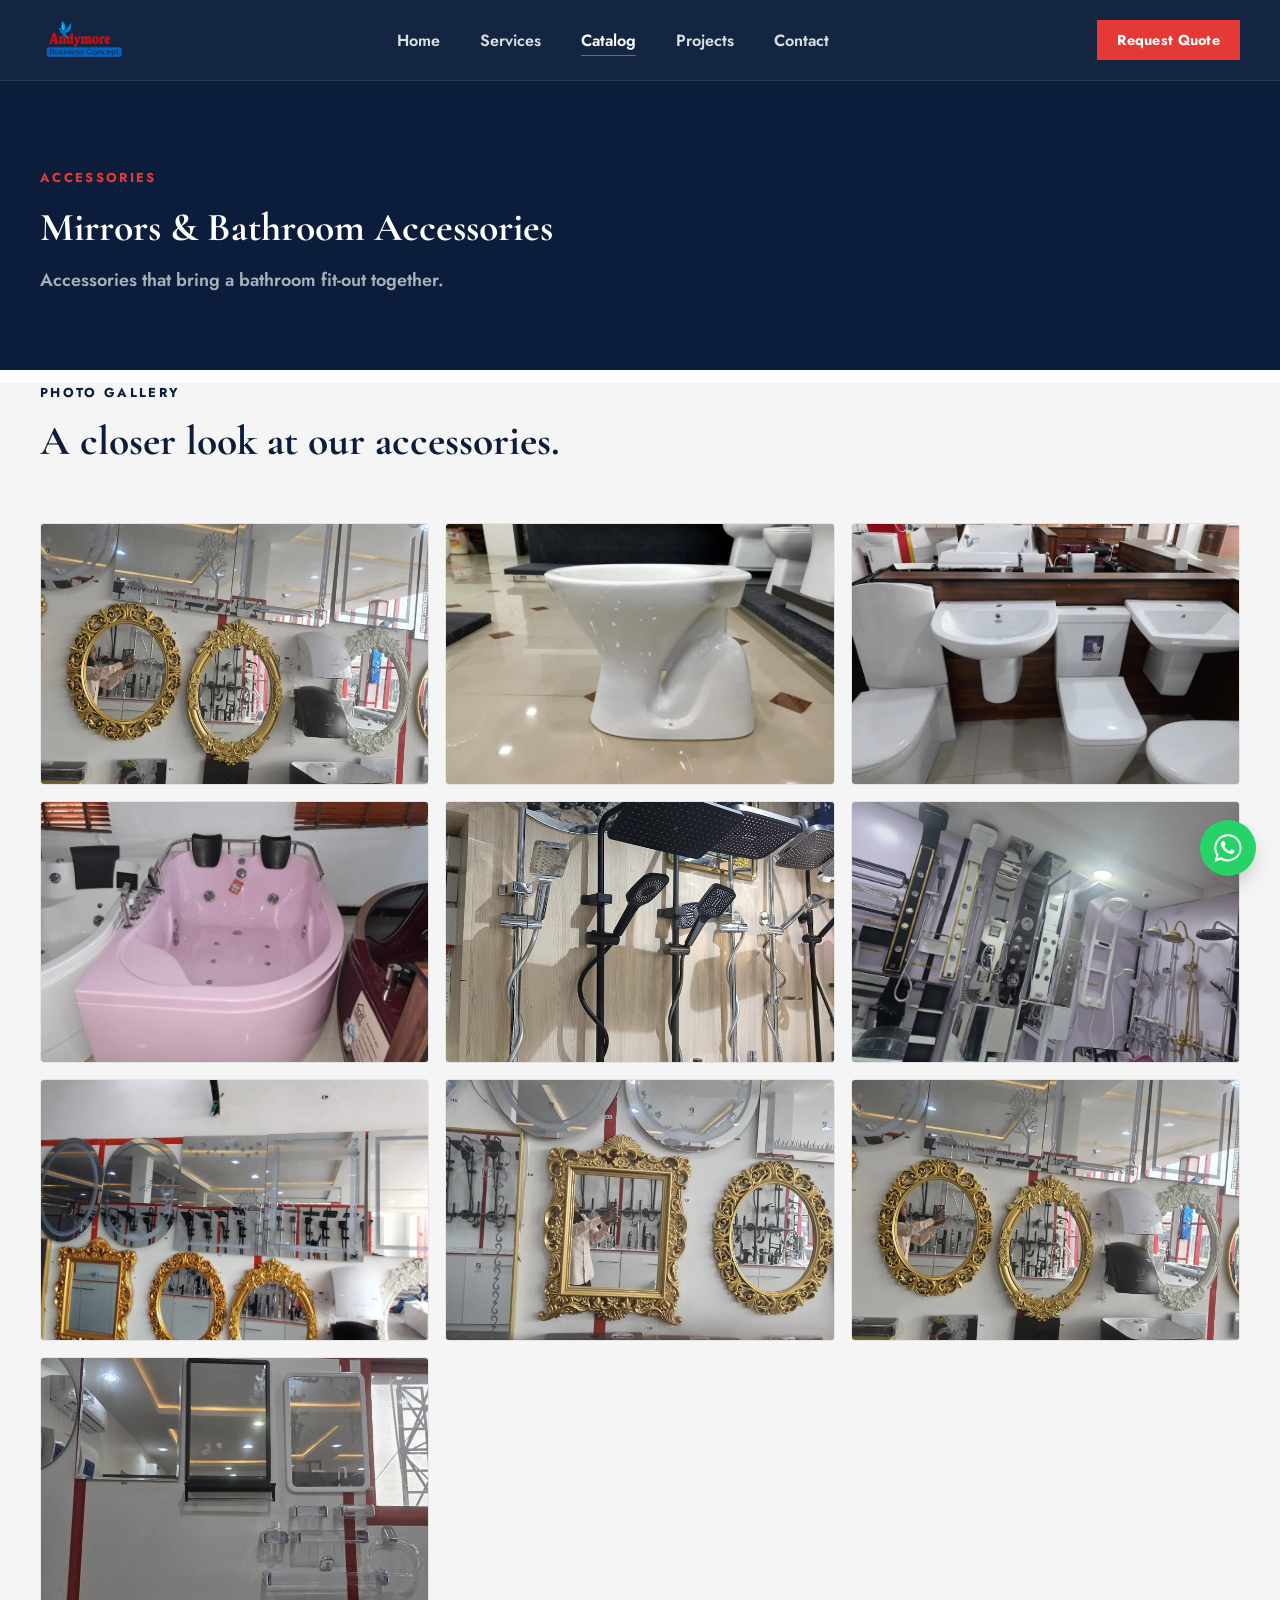
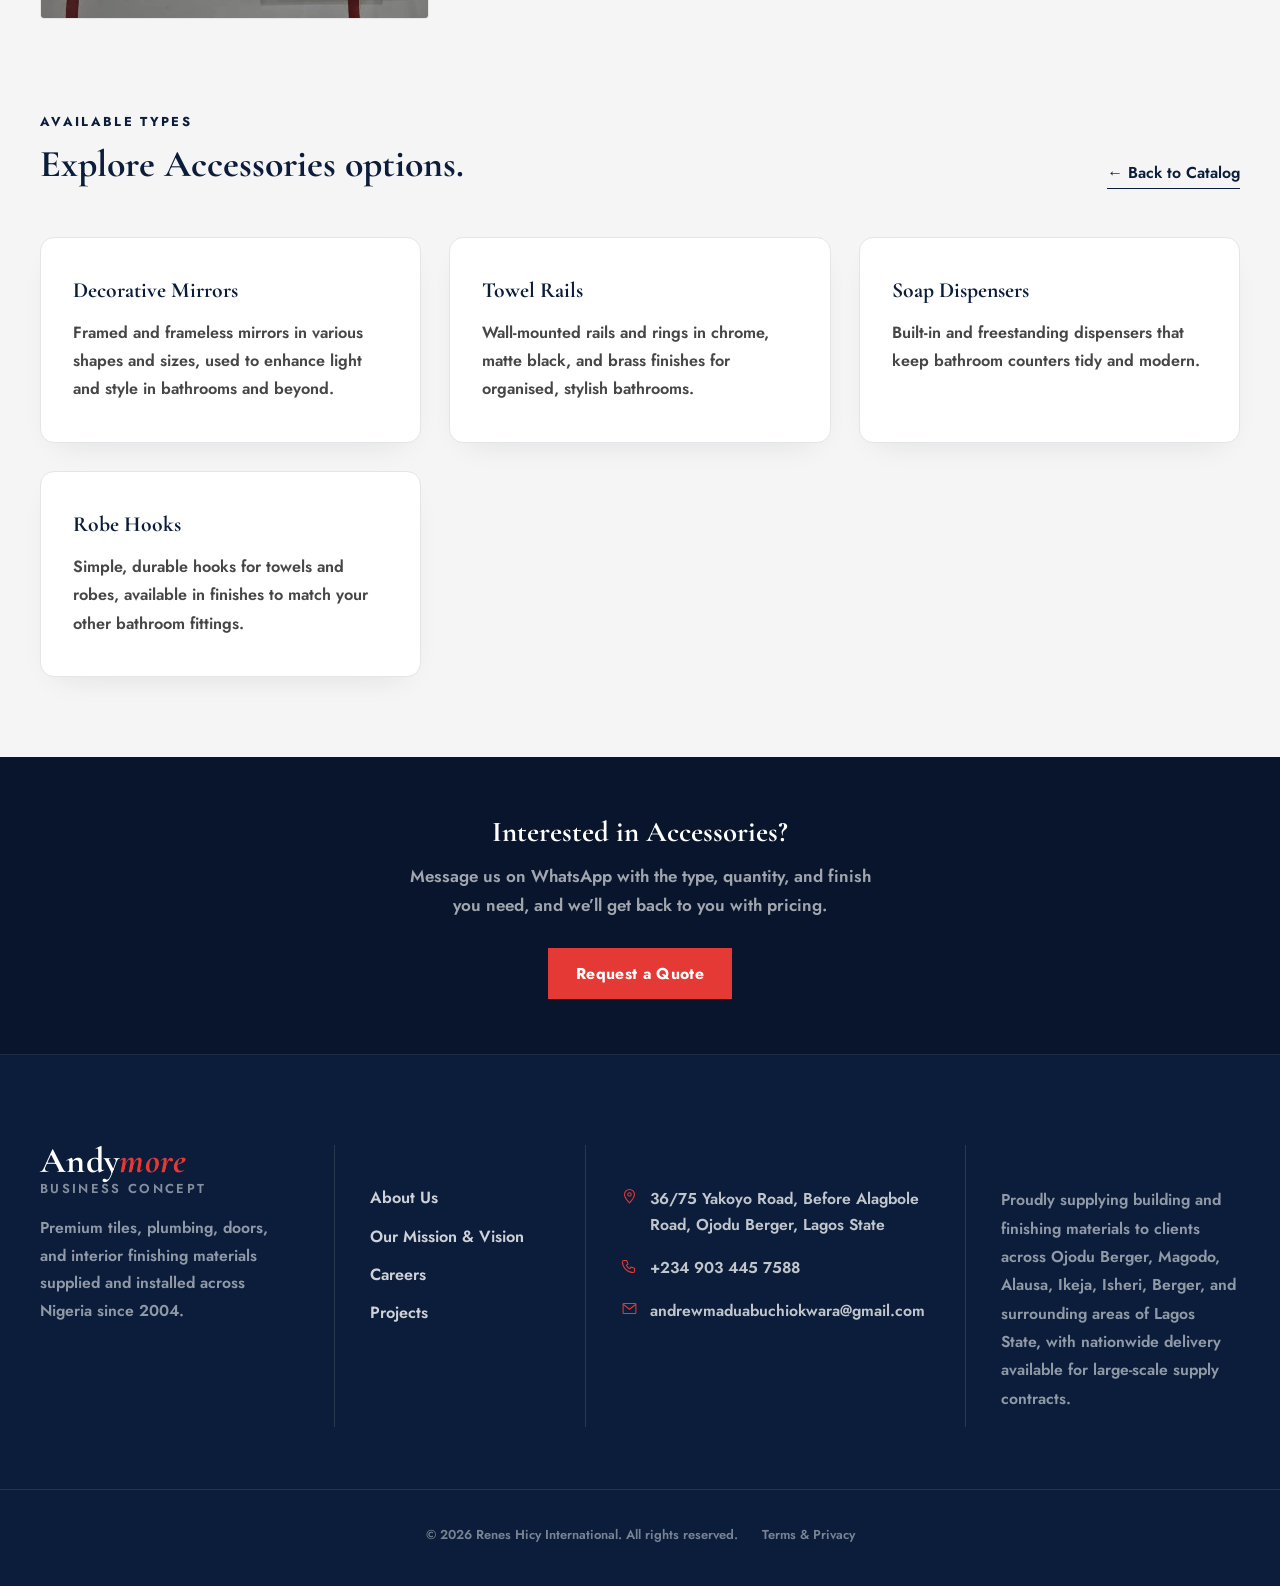
<file: product-accessories.html>
<!DOCTYPE html>
<html lang="en">
<head>
<meta charset="UTF-8" />
<meta name="viewport" content="width=device-width, initial-scale=1.0" />
<title>Mirrors & Bathroom Accessories — Renes Hicy International</title>
<meta name="description" content="Mirrors & Bathroom Accessories supplied by Renes Hicy International — explore available types and request a quote." />
<link rel="preconnect" href="https://fonts.googleapis.com">
<link href="https://fonts.googleapis.com/css2?family=Cormorant+Garamond:ital,wght@0,400;0,500;0,600;0,700;1,500;1,600&family=Jost:wght@300;400;500;600;700&display=swap" rel="stylesheet">
<link rel="stylesheet" href="styles.css">

</head>

<body>
<header class="nav">
  <div class="wrap nav-inner">
    <a href="index.html" class="logo">
      <img src="images/logo.png" alt="Andymore Business Concept" class="logo-img">
    </a>

    <ul class="nav-links">
      <li><a href="index.html">Home</a></li><li><a href="services.html">Services</a></li><li><a href="catalog.html" class="active-link">Catalog</a></li><li><a href="projects.html">Projects</a></li><li><a href="contact.html">Contact</a></li>
    </ul>

    <div class="nav-cta">
      <a class="btn btn-brass" style="padding:10px 20px; font-size:.8rem;" href="quote.html">Request Quote</a>
    </div>

    <button class="nav-toggle" id="navToggle" aria-label="Toggle navigation menu" aria-expanded="false">
      <span class="hamburger-box">
        <span class="hamburger-line"></span>
        <span class="hamburger-line"></span>
        <span class="hamburger-line"></span>
      </span>
    </button>
  </div>

  <div class="mobile-overlay" id="mobileOverlay"></div>

  <div class="mobile-menu" id="mobileMenu">
    <div class="mobile-menu-header">
      <img src="images/logo.png" alt="Andymore Business Concept" class="logo-img">
      <button class="mobile-menu-close" id="mobileMenuClose" aria-label="Close menu">
        <svg viewBox="0 0 24 24" fill="none" stroke="currentColor" stroke-width="2"><path d="M6 6l12 12M18 6L6 18" stroke-linecap="round"/></svg>
      </button>
    </div>
    <nav class="mobile-menu-links">
      <a href="index.html">
        <svg viewBox="0 0 24 24" fill="none" stroke="currentColor" stroke-width="1.5"><path d="M4 11.5 12 4l8 7.5" stroke-linecap="round" stroke-linejoin="round"/><path d="M6 10v9h12v-9" stroke-linejoin="round"/></svg>
        Home
      </a>
      <a href="services.html">
        <svg viewBox="0 0 24 24" fill="none" stroke="currentColor" stroke-width="1.5"><rect x="3" y="3" width="7" height="7" rx="1"/><rect x="14" y="3" width="7" height="7" rx="1"/><rect x="3" y="14" width="7" height="7" rx="1"/><rect x="14" y="14" width="7" height="7" rx="1"/></svg>
        Services
      </a>
      <a href="catalog.html" class="active-link">
        <svg viewBox="0 0 24 24" fill="none" stroke="currentColor" stroke-width="1.5"><path d="M4 6h16M4 10h16M4 14h10" stroke-linecap="round"/></svg>
        Catalog
      </a>
      <a href="projects.html">
        <svg viewBox="0 0 24 24" fill="none" stroke="currentColor" stroke-width="1.5"><rect x="2" y="3" width="20" height="14" rx="1"/><path d="M8 21h8M12 17v4" stroke-linecap="round"/></svg>
        Projects
      </a>
      <a href="contact.html">
        <svg viewBox="0 0 24 24" fill="none" stroke="currentColor" stroke-width="1.5"><path d="M4 5h4l2 5-2.5 1.5a11 11 0 0 0 5 5L14 14l5 2v4a2 2 0 0 1-2 2C9.5 22 2 14.5 2 7a2 2 0 0 1 2-2Z" stroke-linejoin="round"/></svg>
        Contact
      </a>
    </nav>
    <div class="mobile-menu-divider"></div>
    <div class="mobile-menu-cta">
      <a class="btn btn-brass" href="quote.html">Request a Quote</a>
    </div>
    <div class="mobile-menu-social">
      <a class="mobile-social-icon" href="https://wa.me/2349034457588" target="_blank" rel="noopener" aria-label="WhatsApp">
        <svg viewBox="0 0 32 32" fill="currentColor"><path d="M16 .4C7.4.4.4 7.4.4 16c0 3 .8 5.8 2.3 8.2L.4 31.6l7.6-2.2c2.3 1.3 5 2 7.9 2 8.6 0 15.6-7 15.6-15.6S24.6.4 16 .4Zm0 28.4c-2.6 0-5-.7-7.1-2l-.5-.3-4.5 1.3 1.3-4.4-.3-.5C3.4 21 2.6 18.5 2.6 16c0-7.4 6-13.4 13.4-13.4S29.4 8.6 29.4 16 23.4 28.8 16 28.8Zm7.3-9.9c-.4-.2-2.3-1.1-2.7-1.3-.4-.1-.6-.2-.9.2-.3.4-1 1.3-1.3 1.5-.2.2-.5.3-.9.1-1.2-.5-2.5-1.3-3.6-2.5-1-1.1-1.6-2-1.9-2.5-.2-.4 0-.6.2-.8l.6-.7c.2-.2.3-.4.4-.7.1-.3 0-.5-.1-.7-.1-.2-.9-2.2-1.2-2.9-.3-.7-.6-.6-.9-.6h-.7c-.3 0-.7.1-1 .5-.4.4-1.5 1.4-1.5 3.4s1.5 4 1.8 4.3c.2.3 2.6 4 6.4 5.5 3.8 1.5 3.8 1 4.5.9.7-.1 2.3-.9 2.6-1.8.3-.9.3-1.7.2-1.8-.1-.2-.4-.3-.8-.5Z"/></svg>
      </a>
      <a class="mobile-social-icon" href="#" aria-label="Instagram">
        <svg viewBox="0 0 24 24" fill="none" stroke="currentColor" stroke-width="1.5"><rect x="2" y="2" width="20" height="20" rx="5"/><circle cx="12" cy="12" r="4"/><circle cx="17.5" cy="6.5" r="1" fill="currentColor" stroke="none"/></svg>
      </a>
      <a class="mobile-social-icon" href="#" aria-label="LinkedIn">
        <svg viewBox="0 0 24 24" fill="currentColor"><path d="M16 8a6 6 0 0 1 6 6v7h-4v-7a2 2 0 0 0-2-2 2 2 0 0 0-2 2v7h-4v-7a6 6 0 0 1 6-6zM2 9h4v12H2z"/><circle cx="4" cy="4" r="2"/></svg>
      </a>
    </div>
  </div>
</header>

<section class="page-header">
  <div class="wrap">
    <p class="eyebrow">Accessories</p>
    <h1 class="font-display">Mirrors &amp; Bathroom Accessories</h1>
    <p>Accessories that bring a bathroom fit-out together.</p>
  </div>
</section>


<section class="section services" style="padding-top:0;">
  <div class="wrap">
    <div class="section-head">
      <p class="eyebrow">Photo Gallery</p>
      <h2 class="font-display">A closer look at our accessories.</h2>
    </div>
    <div class="product-gallery">
      <div class="product-gallery-item"><img src="images/kitchen-1.jpg" alt="Mirrors &amp; Bathroom Accessories sample 1" loading="lazy"></div>
      <div class="product-gallery-item"><img src="images/kitchen-2.jpg" alt="Mirrors &amp; Bathroom Accessories sample 2" loading="lazy"></div>
      <div class="product-gallery-item"><img src="images/kitchen-3.jpg" alt="Mirrors &amp; Bathroom Accessories sample 3" loading="lazy"></div>
      <div class="product-gallery-item"><img src="images/kitchen-4.jpg" alt="Mirrors &amp; Bathroom Accessories sample 4" loading="lazy"></div>
      <div class="product-gallery-item"><img src="images/kitchen-5.jpg" alt="Mirrors &amp; Bathroom Accessories sample 5" loading="lazy"></div>
      <div class="product-gallery-item"><img src="images/kitchen-6.jpg" alt="Mirrors &amp; Bathroom Accessories sample 6" loading="lazy"></div>
      <div class="product-gallery-item"><img src="images/mirror-new-1.jpg" alt="Mirrors &amp; Bathroom Accessories sample 7" loading="lazy"></div>
      <div class="product-gallery-item"><img src="images/mirror-new-2.jpg" alt="Mirrors &amp; Bathroom Accessories sample 8" loading="lazy"></div>
      <div class="product-gallery-item"><img src="images/mirror-new-3.jpg" alt="Mirrors &amp; Bathroom Accessories sample 9" loading="lazy"></div>
      <div class="product-gallery-item"><img src="images/mirror-new-4.jpg" alt="Mirrors &amp; Bathroom Accessories sample 10" loading="lazy"></div>
    </div>
  </div>
</section>

<section class="section services" style="padding-top:0;">
  <div class="wrap">
    <div class="product-types-head">
      <div>
        <p class="eyebrow">Available Types</p>
        <h2 class="font-display">Explore Accessories options.</h2>
      </div>
      <a class="btn-link" href="catalog.html">&larr; Back to Catalog</a>
    </div>
    <div class="services-grid">
      <div class="service-card">
        <h3 class="font-display">Decorative Mirrors</h3>
        <p>Framed and frameless mirrors in various shapes and sizes, used to enhance light and style in bathrooms and beyond.</p>
      </div>
      <div class="service-card">
        <h3 class="font-display">Towel Rails</h3>
        <p>Wall-mounted rails and rings in chrome, matte black, and brass finishes for organised, stylish bathrooms.</p>
      </div>
      <div class="service-card">
        <h3 class="font-display">Soap Dispensers</h3>
        <p>Built-in and freestanding dispensers that keep bathroom counters tidy and modern.</p>
      </div>
      <div class="service-card">
        <h3 class="font-display">Robe Hooks</h3>
        <p>Simple, durable hooks for towels and robes, available in finishes to match your other bathroom fittings.</p>
      </div>
    </div>
  </div>
</section>

<section class="cta-strip">
  <div class="wrap">
    <h2 class="font-display">Interested in Accessories?</h2>
    <p>Message us on WhatsApp with the type, quantity, and finish you need, and we&rsquo;ll get back to you with pricing.</p>
    <a class="btn btn-brass" href="https://wa.me/2349034457588" target="_blank" rel="noopener">Request a Quote</a>
  </div>
</section>

<a class="whatsapp-float" href="https://wa.me/2349034457588" target="_blank" rel="noopener" aria-label="Chat with us on WhatsApp">
  <svg viewBox="0 0 32 32" fill="currentColor" aria-hidden="true"><path d="M16 .4C7.4.4.4 7.4.4 16c0 3 .8 5.8 2.3 8.2L.4 31.6l7.6-2.2c2.3 1.3 5 2 7.9 2 8.6 0 15.6-7 15.6-15.6S24.6.4 16 .4Zm0 28.4c-2.6 0-5-.7-7.1-2l-.5-.3-4.5 1.3 1.3-4.4-.3-.5C3.4 21 2.6 18.5 2.6 16c0-7.4 6-13.4 13.4-13.4S29.4 8.6 29.4 16 23.4 28.8 16 28.8Zm7.3-9.9c-.4-.2-2.3-1.1-2.7-1.3-.4-.1-.6-.2-.9.2-.3.4-1 1.3-1.3 1.5-.2.2-.5.3-.9.1-1.2-.5-2.5-1.3-3.6-2.5-1-1.1-1.6-2-1.9-2.5-.2-.4 0-.6.2-.8l.6-.7c.2-.2.3-.4.4-.7.1-.3 0-.5-.1-.7-.1-.2-.9-2.2-1.2-2.9-.3-.7-.6-.6-.9-.6h-.7c-.3 0-.7.1-1 .5-.4.4-1.5 1.4-1.5 3.4s1.5 4 1.8 4.3c.2.3 2.6 4 6.4 5.5 3.8 1.5 3.8 1 4.5.9.7-.1 2.3-.9 2.6-1.8.3-.9.3-1.7.2-1.8-.1-.2-.4-.3-.8-.5Z"/></svg>
</a>
<footer>
  <div class="wrap footer-grid">
    <div class="footer-brand footer-col">
      <div class="footer-brand-name">
        <span class="footer-brand-andy">Andy<em>more</em></span>
        <span class="footer-brand-sub">Business Concept</span>
      </div>
      <p>Premium tiles, plumbing, doors, and interior finishing materials supplied and installed across Nigeria since 2004.</p>
    </div>

    <div class="footer-col">
      <h4 class="eyebrow">Company</h4>
      <ul>
        <li><a href="services.html#about">About Us</a></li>
        <li><a href="services.html#about">Our Mission &amp; Vision</a></li>
        <li><a href="contact.html">Careers</a></li>
        <li><a href="projects.html">Projects</a></li>
      </ul>
    </div>

    <div class="footer-col">
      <h4 class="eyebrow">Contact</h4>
      <ul class="footer-contact-list">
        <li>
          <svg viewBox="0 0 24 24" fill="none" stroke="currentColor" stroke-width="1.5"><path d="M12 21s7-7.2 7-12a7 7 0 1 0-14 0c0 4.8 7 12 7 12Z" stroke-linejoin="round"/><circle cx="12" cy="9" r="2.4"/></svg>
          <span>36/75 Yakoyo Road, Before Alagbole Road, Ojodu Berger, Lagos State</span>
        </li>
        <li>
          <svg viewBox="0 0 24 24" fill="none" stroke="currentColor" stroke-width="1.5"><path d="M4 5h4l2 5-2.5 1.5a11 11 0 0 0 5 5L14 14l5 2v4a2 2 0 0 1-2 2C9.5 22 2 14.5 2 7a2 2 0 0 1 2-2Z" stroke-linejoin="round"/></svg>
          <span>+234 903 445 7588</span>
        </li>
        <li>
          <svg viewBox="0 0 24 24" fill="none" stroke="currentColor" stroke-width="1.5"><rect x="3" y="5" width="18" height="14" rx="1"/><path d="M3 6l9 7 9-7" stroke-linejoin="round"/></svg>
          <span>andrewmaduabuchiokwara@gmail.com</span>
        </li>
      </ul>
    </div>

    <div class="areas footer-col">
      <h4 class="eyebrow">Areas We Serve</h4>
      <p>Proudly supplying building and finishing materials to clients across Ojodu Berger, Magodo, Alausa, Ikeja, Isheri, Berger, and surrounding areas of Lagos State, with nationwide delivery available for large-scale supply contracts.</p>
    </div>
  </div>

  <div class="wrap footer-bottom">
    <p>&copy; <span id="year"></span> Renes Hicy International. All rights reserved.</p>
    <p>Terms &amp; Privacy</p>
  </div>
</footer>

<script src="script.js"></script>
</body>
</html>
</file>
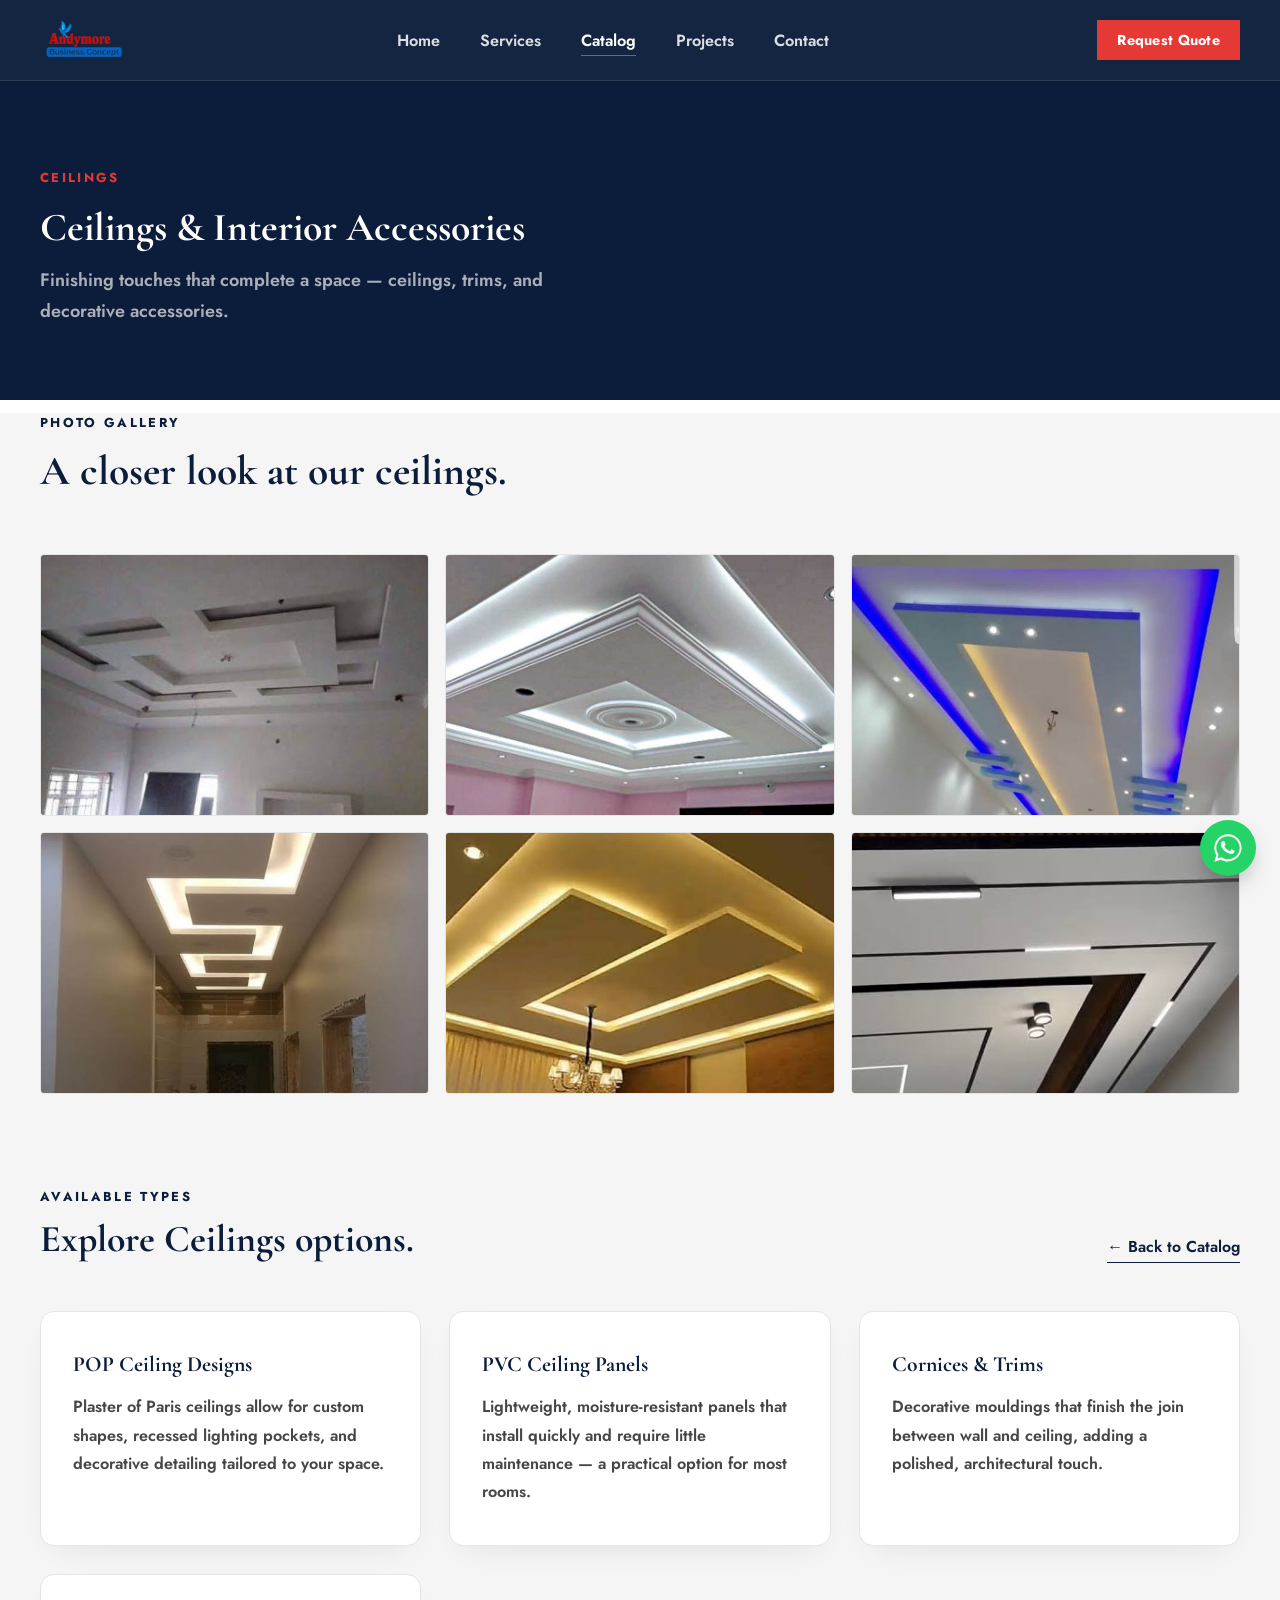
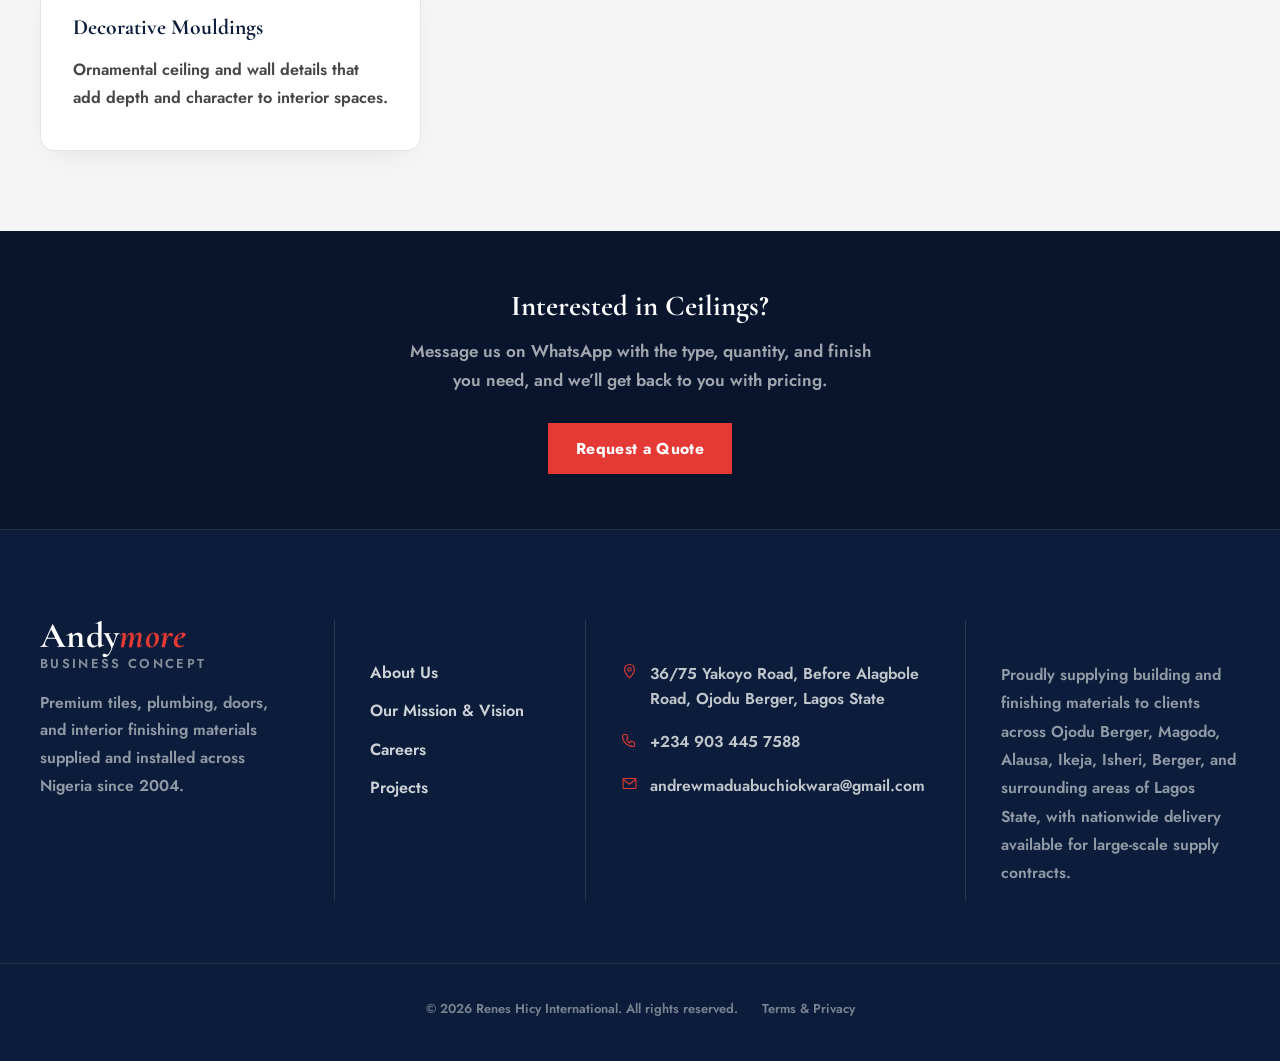
<file: product-ceilings.html>
<!DOCTYPE html>
<html lang="en">
<head>
<meta charset="UTF-8" />
<meta name="viewport" content="width=device-width, initial-scale=1.0" />
<title>Ceilings & Interior Accessories — Renes Hicy International</title>
<meta name="description" content="Ceilings & Interior Accessories supplied by Renes Hicy International — explore available types and request a quote." />
<link rel="preconnect" href="https://fonts.googleapis.com">
<link href="https://fonts.googleapis.com/css2?family=Cormorant+Garamond:ital,wght@0,400;0,500;0,600;0,700;1,500;1,600&family=Jost:wght@300;400;500;600;700&display=swap" rel="stylesheet">
<link rel="stylesheet" href="styles.css">

</head>

<body>
<header class="nav">
  <div class="wrap nav-inner">
    <a href="index.html" class="logo">
      <img src="images/logo.png" alt="Andymore Business Concept" class="logo-img">
    </a>

    <ul class="nav-links">
      <li><a href="index.html">Home</a></li><li><a href="services.html">Services</a></li><li><a href="catalog.html" class="active-link">Catalog</a></li><li><a href="projects.html">Projects</a></li><li><a href="contact.html">Contact</a></li>
    </ul>

    <div class="nav-cta">
      <a class="btn btn-brass" style="padding:10px 20px; font-size:.8rem;" href="quote.html">Request Quote</a>
    </div>

    <button class="nav-toggle" id="navToggle" aria-label="Toggle navigation menu" aria-expanded="false">
      <span class="hamburger-box">
        <span class="hamburger-line"></span>
        <span class="hamburger-line"></span>
        <span class="hamburger-line"></span>
      </span>
    </button>
  </div>

  <div class="mobile-overlay" id="mobileOverlay"></div>

  <div class="mobile-menu" id="mobileMenu">
    <div class="mobile-menu-header">
      <img src="images/logo.png" alt="Andymore Business Concept" class="logo-img">
      <button class="mobile-menu-close" id="mobileMenuClose" aria-label="Close menu">
        <svg viewBox="0 0 24 24" fill="none" stroke="currentColor" stroke-width="2"><path d="M6 6l12 12M18 6L6 18" stroke-linecap="round"/></svg>
      </button>
    </div>
    <nav class="mobile-menu-links">
      <a href="index.html">
        <svg viewBox="0 0 24 24" fill="none" stroke="currentColor" stroke-width="1.5"><path d="M4 11.5 12 4l8 7.5" stroke-linecap="round" stroke-linejoin="round"/><path d="M6 10v9h12v-9" stroke-linejoin="round"/></svg>
        Home
      </a>
      <a href="services.html">
        <svg viewBox="0 0 24 24" fill="none" stroke="currentColor" stroke-width="1.5"><rect x="3" y="3" width="7" height="7" rx="1"/><rect x="14" y="3" width="7" height="7" rx="1"/><rect x="3" y="14" width="7" height="7" rx="1"/><rect x="14" y="14" width="7" height="7" rx="1"/></svg>
        Services
      </a>
      <a href="catalog.html" class="active-link">
        <svg viewBox="0 0 24 24" fill="none" stroke="currentColor" stroke-width="1.5"><path d="M4 6h16M4 10h16M4 14h10" stroke-linecap="round"/></svg>
        Catalog
      </a>
      <a href="projects.html">
        <svg viewBox="0 0 24 24" fill="none" stroke="currentColor" stroke-width="1.5"><rect x="2" y="3" width="20" height="14" rx="1"/><path d="M8 21h8M12 17v4" stroke-linecap="round"/></svg>
        Projects
      </a>
      <a href="contact.html">
        <svg viewBox="0 0 24 24" fill="none" stroke="currentColor" stroke-width="1.5"><path d="M4 5h4l2 5-2.5 1.5a11 11 0 0 0 5 5L14 14l5 2v4a2 2 0 0 1-2 2C9.5 22 2 14.5 2 7a2 2 0 0 1 2-2Z" stroke-linejoin="round"/></svg>
        Contact
      </a>
    </nav>
    <div class="mobile-menu-divider"></div>
    <div class="mobile-menu-cta">
      <a class="btn btn-brass" href="quote.html">Request a Quote</a>
    </div>
    <div class="mobile-menu-social">
      <a class="mobile-social-icon" href="https://wa.me/2349034457588" target="_blank" rel="noopener" aria-label="WhatsApp">
        <svg viewBox="0 0 32 32" fill="currentColor"><path d="M16 .4C7.4.4.4 7.4.4 16c0 3 .8 5.8 2.3 8.2L.4 31.6l7.6-2.2c2.3 1.3 5 2 7.9 2 8.6 0 15.6-7 15.6-15.6S24.6.4 16 .4Zm0 28.4c-2.6 0-5-.7-7.1-2l-.5-.3-4.5 1.3 1.3-4.4-.3-.5C3.4 21 2.6 18.5 2.6 16c0-7.4 6-13.4 13.4-13.4S29.4 8.6 29.4 16 23.4 28.8 16 28.8Zm7.3-9.9c-.4-.2-2.3-1.1-2.7-1.3-.4-.1-.6-.2-.9.2-.3.4-1 1.3-1.3 1.5-.2.2-.5.3-.9.1-1.2-.5-2.5-1.3-3.6-2.5-1-1.1-1.6-2-1.9-2.5-.2-.4 0-.6.2-.8l.6-.7c.2-.2.3-.4.4-.7.1-.3 0-.5-.1-.7-.1-.2-.9-2.2-1.2-2.9-.3-.7-.6-.6-.9-.6h-.7c-.3 0-.7.1-1 .5-.4.4-1.5 1.4-1.5 3.4s1.5 4 1.8 4.3c.2.3 2.6 4 6.4 5.5 3.8 1.5 3.8 1 4.5.9.7-.1 2.3-.9 2.6-1.8.3-.9.3-1.7.2-1.8-.1-.2-.4-.3-.8-.5Z"/></svg>
      </a>
      <a class="mobile-social-icon" href="#" aria-label="Instagram">
        <svg viewBox="0 0 24 24" fill="none" stroke="currentColor" stroke-width="1.5"><rect x="2" y="2" width="20" height="20" rx="5"/><circle cx="12" cy="12" r="4"/><circle cx="17.5" cy="6.5" r="1" fill="currentColor" stroke="none"/></svg>
      </a>
      <a class="mobile-social-icon" href="#" aria-label="LinkedIn">
        <svg viewBox="0 0 24 24" fill="currentColor"><path d="M16 8a6 6 0 0 1 6 6v7h-4v-7a2 2 0 0 0-2-2 2 2 0 0 0-2 2v7h-4v-7a6 6 0 0 1 6-6zM2 9h4v12H2z"/><circle cx="4" cy="4" r="2"/></svg>
      </a>
    </div>
  </div>
</header>

<section class="page-header">
  <div class="wrap">
    <p class="eyebrow">Ceilings</p>
    <h1 class="font-display">Ceilings &amp; Interior Accessories</h1>
    <p>Finishing touches that complete a space — ceilings, trims, and decorative accessories.</p>
  </div>
</section>


<section class="section services" style="padding-top:0;">
  <div class="wrap">
    <div class="section-head">
      <p class="eyebrow">Photo Gallery</p>
      <h2 class="font-display">A closer look at our ceilings.</h2>
    </div>
    <div class="product-gallery">
      <div class="product-gallery-item"><img src="images/ceiling-1.jpg" alt="Ceilings &amp; Interior Accessories sample 1" loading="lazy"></div>
      <div class="product-gallery-item"><img src="images/ceiling-2.jpg" alt="Ceilings &amp; Interior Accessories sample 2" loading="lazy"></div>
      <div class="product-gallery-item"><img src="images/ceiling-3.jpg" alt="Ceilings &amp; Interior Accessories sample 3" loading="lazy"></div>
      <div class="product-gallery-item"><img src="images/ceiling-4.jpg" alt="Ceilings &amp; Interior Accessories sample 4" loading="lazy"></div>
      <div class="product-gallery-item"><img src="images/ceiling-5.jpg" alt="Ceilings &amp; Interior Accessories sample 5" loading="lazy"></div>
      <div class="product-gallery-item"><img src="images/ceiling-6.jpg" alt="Ceilings &amp; Interior Accessories sample 6" loading="lazy"></div>
    </div>
  </div>
</section>

<section class="section services" style="padding-top:0;">
  <div class="wrap">
    <div class="product-types-head">
      <div>
        <p class="eyebrow">Available Types</p>
        <h2 class="font-display">Explore Ceilings options.</h2>
      </div>
      <a class="btn-link" href="catalog.html">&larr; Back to Catalog</a>
    </div>
    <div class="services-grid">
      <div class="service-card">
        <h3 class="font-display">POP Ceiling Designs</h3>
        <p>Plaster of Paris ceilings allow for custom shapes, recessed lighting pockets, and decorative detailing tailored to your space.</p>
      </div>
      <div class="service-card">
        <h3 class="font-display">PVC Ceiling Panels</h3>
        <p>Lightweight, moisture-resistant panels that install quickly and require little maintenance — a practical option for most rooms.</p>
      </div>
      <div class="service-card">
        <h3 class="font-display">Cornices &amp; Trims</h3>
        <p>Decorative mouldings that finish the join between wall and ceiling, adding a polished, architectural touch.</p>
      </div>
      <div class="service-card">
        <h3 class="font-display">Decorative Mouldings</h3>
        <p>Ornamental ceiling and wall details that add depth and character to interior spaces.</p>
      </div>
    </div>
  </div>
</section>

<section class="cta-strip">
  <div class="wrap">
    <h2 class="font-display">Interested in Ceilings?</h2>
    <p>Message us on WhatsApp with the type, quantity, and finish you need, and we&rsquo;ll get back to you with pricing.</p>
    <a class="btn btn-brass" href="https://wa.me/2349034457588" target="_blank" rel="noopener">Request a Quote</a>
  </div>
</section>

<a class="whatsapp-float" href="https://wa.me/2349034457588" target="_blank" rel="noopener" aria-label="Chat with us on WhatsApp">
  <svg viewBox="0 0 32 32" fill="currentColor" aria-hidden="true"><path d="M16 .4C7.4.4.4 7.4.4 16c0 3 .8 5.8 2.3 8.2L.4 31.6l7.6-2.2c2.3 1.3 5 2 7.9 2 8.6 0 15.6-7 15.6-15.6S24.6.4 16 .4Zm0 28.4c-2.6 0-5-.7-7.1-2l-.5-.3-4.5 1.3 1.3-4.4-.3-.5C3.4 21 2.6 18.5 2.6 16c0-7.4 6-13.4 13.4-13.4S29.4 8.6 29.4 16 23.4 28.8 16 28.8Zm7.3-9.9c-.4-.2-2.3-1.1-2.7-1.3-.4-.1-.6-.2-.9.2-.3.4-1 1.3-1.3 1.5-.2.2-.5.3-.9.1-1.2-.5-2.5-1.3-3.6-2.5-1-1.1-1.6-2-1.9-2.5-.2-.4 0-.6.2-.8l.6-.7c.2-.2.3-.4.4-.7.1-.3 0-.5-.1-.7-.1-.2-.9-2.2-1.2-2.9-.3-.7-.6-.6-.9-.6h-.7c-.3 0-.7.1-1 .5-.4.4-1.5 1.4-1.5 3.4s1.5 4 1.8 4.3c.2.3 2.6 4 6.4 5.5 3.8 1.5 3.8 1 4.5.9.7-.1 2.3-.9 2.6-1.8.3-.9.3-1.7.2-1.8-.1-.2-.4-.3-.8-.5Z"/></svg>
</a>
<footer>
  <div class="wrap footer-grid">
    <div class="footer-brand footer-col">
      <div class="footer-brand-name">
        <span class="footer-brand-andy">Andy<em>more</em></span>
        <span class="footer-brand-sub">Business Concept</span>
      </div>
      <p>Premium tiles, plumbing, doors, and interior finishing materials supplied and installed across Nigeria since 2004.</p>
    </div>

    <div class="footer-col">
      <h4 class="eyebrow">Company</h4>
      <ul>
        <li><a href="services.html#about">About Us</a></li>
        <li><a href="services.html#about">Our Mission &amp; Vision</a></li>
        <li><a href="contact.html">Careers</a></li>
        <li><a href="projects.html">Projects</a></li>
      </ul>
    </div>

    <div class="footer-col">
      <h4 class="eyebrow">Contact</h4>
      <ul class="footer-contact-list">
        <li>
          <svg viewBox="0 0 24 24" fill="none" stroke="currentColor" stroke-width="1.5"><path d="M12 21s7-7.2 7-12a7 7 0 1 0-14 0c0 4.8 7 12 7 12Z" stroke-linejoin="round"/><circle cx="12" cy="9" r="2.4"/></svg>
          <span>36/75 Yakoyo Road, Before Alagbole Road, Ojodu Berger, Lagos State</span>
        </li>
        <li>
          <svg viewBox="0 0 24 24" fill="none" stroke="currentColor" stroke-width="1.5"><path d="M4 5h4l2 5-2.5 1.5a11 11 0 0 0 5 5L14 14l5 2v4a2 2 0 0 1-2 2C9.5 22 2 14.5 2 7a2 2 0 0 1 2-2Z" stroke-linejoin="round"/></svg>
          <span>+234 903 445 7588</span>
        </li>
        <li>
          <svg viewBox="0 0 24 24" fill="none" stroke="currentColor" stroke-width="1.5"><rect x="3" y="5" width="18" height="14" rx="1"/><path d="M3 6l9 7 9-7" stroke-linejoin="round"/></svg>
          <span>andrewmaduabuchiokwara@gmail.com</span>
        </li>
      </ul>
    </div>

    <div class="areas footer-col">
      <h4 class="eyebrow">Areas We Serve</h4>
      <p>Proudly supplying building and finishing materials to clients across Ojodu Berger, Magodo, Alausa, Ikeja, Isheri, Berger, and surrounding areas of Lagos State, with nationwide delivery available for large-scale supply contracts.</p>
    </div>
  </div>

  <div class="wrap footer-bottom">
    <p>&copy; <span id="year"></span> Renes Hicy International. All rights reserved.</p>
    <p>Terms &amp; Privacy</p>
  </div>
</footer>

<script src="script.js"></script>
</body>
</html>
</file>
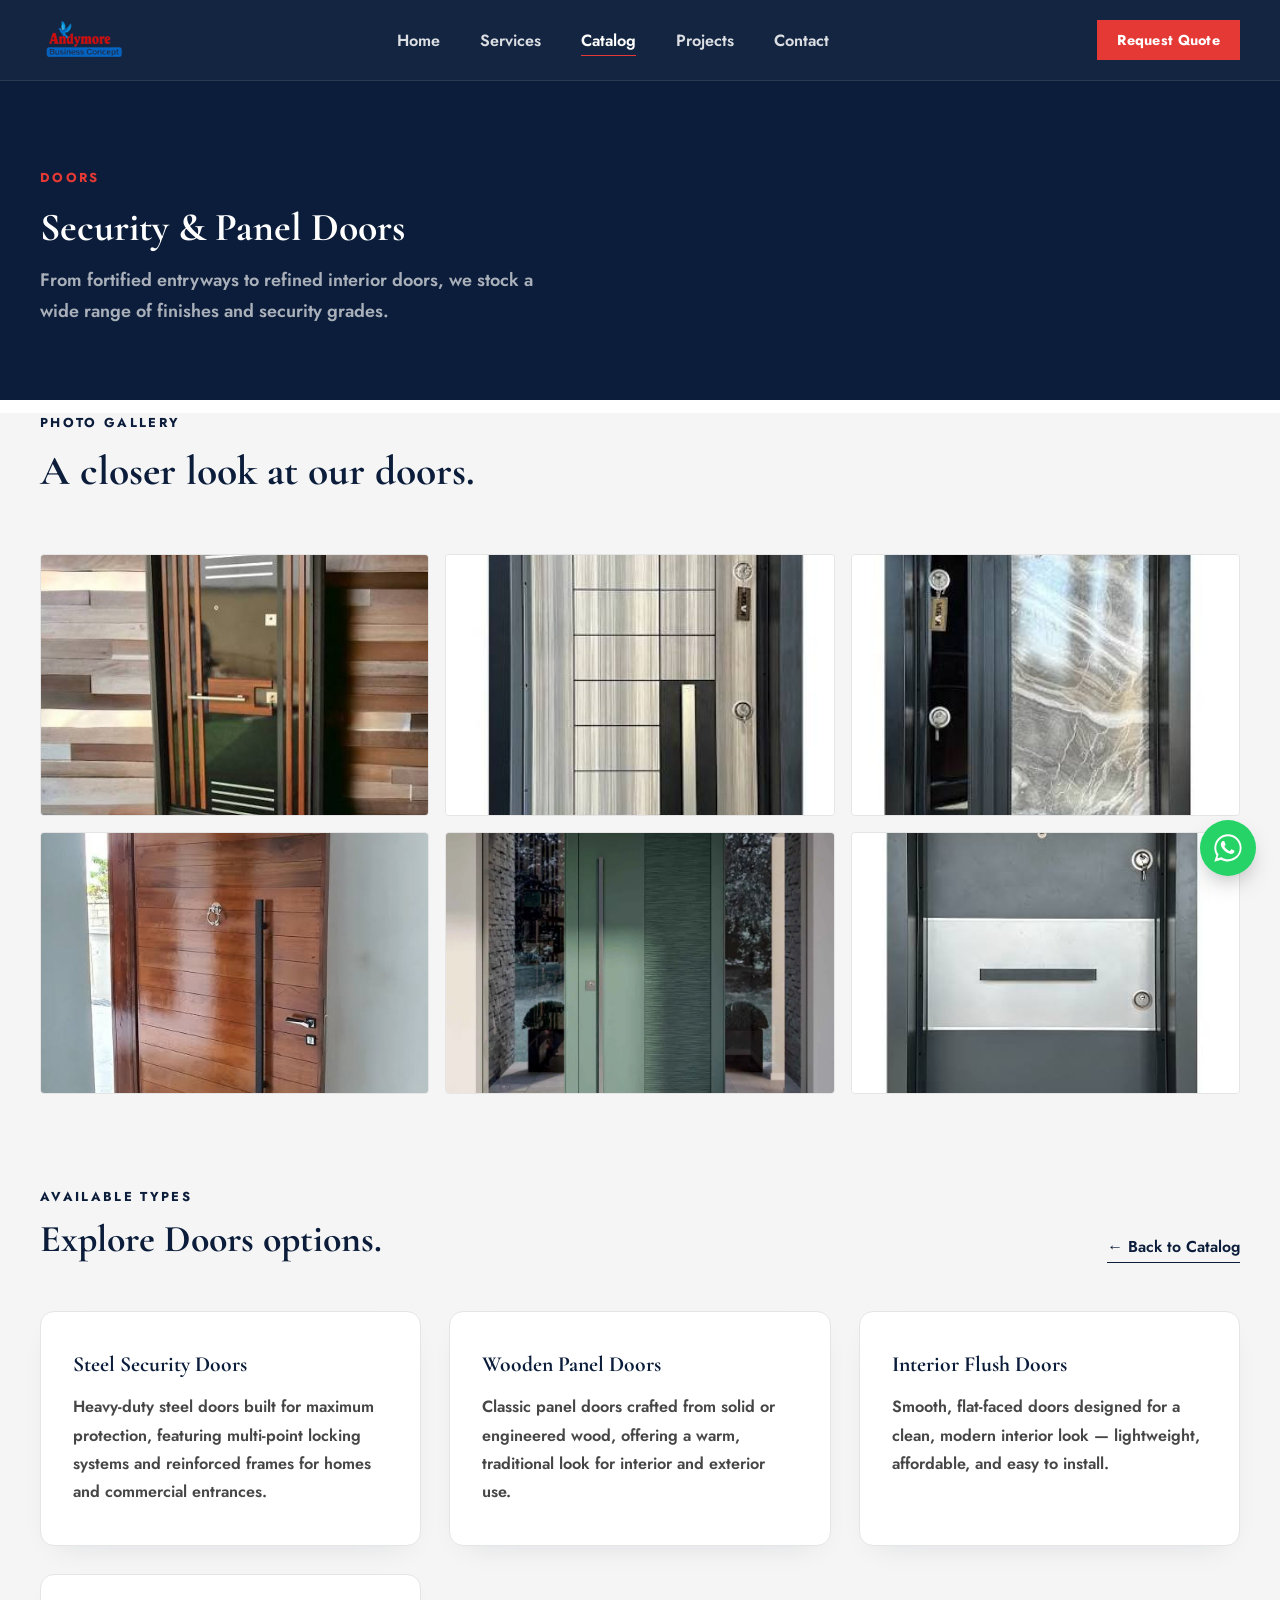
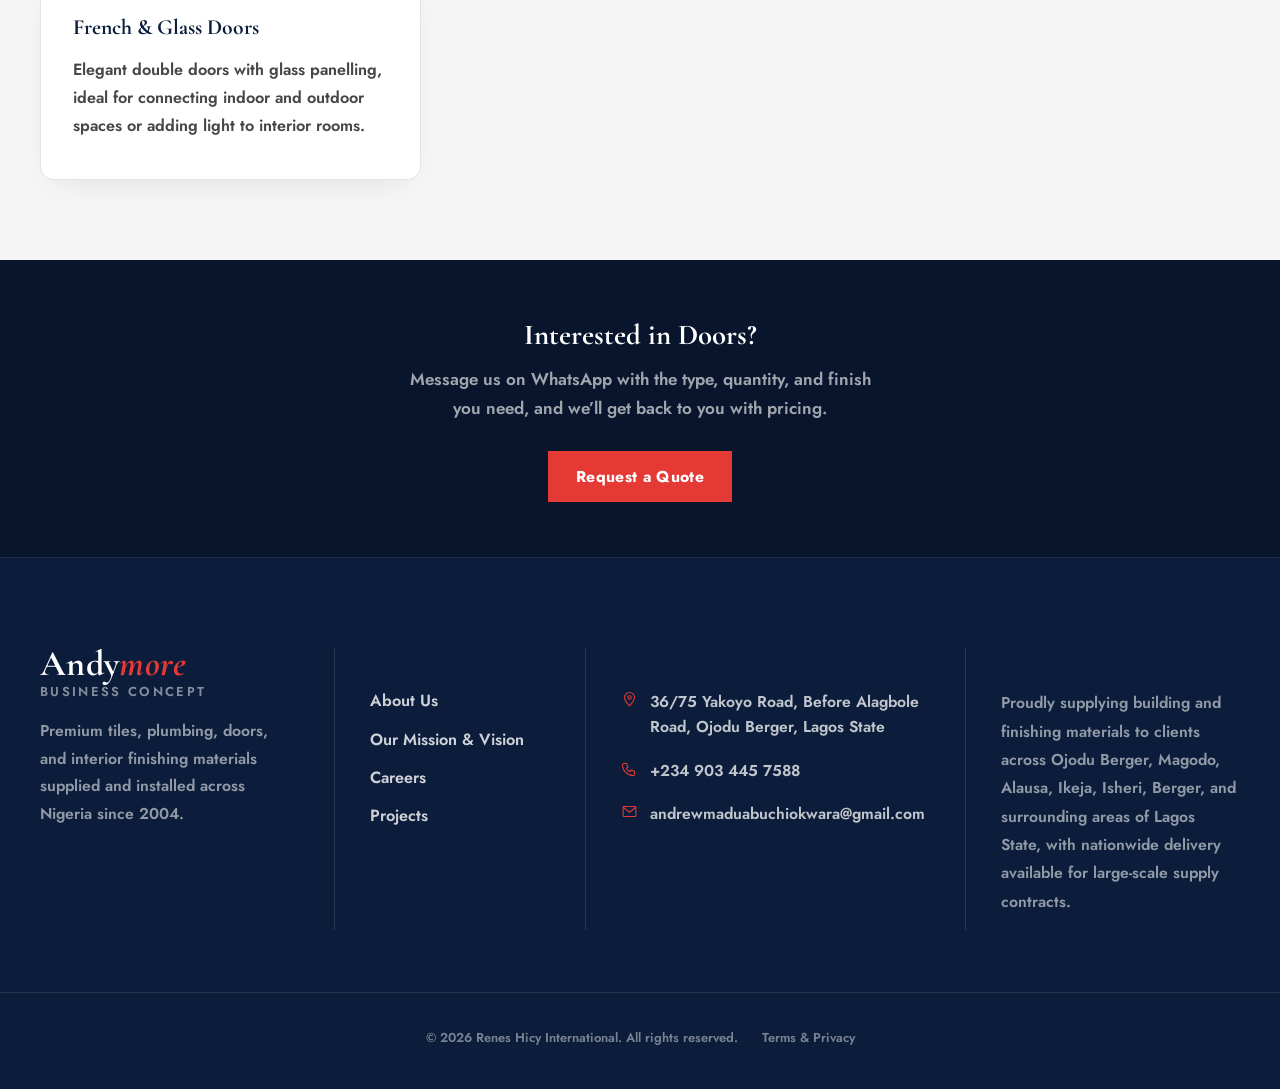
<file: product-doors.html>
<!DOCTYPE html>
<html lang="en">
<head>
<meta charset="UTF-8" />
<meta name="viewport" content="width=device-width, initial-scale=1.0" />
<title>Security & Panel Doors — Renes Hicy International</title>
<meta name="description" content="Security & Panel Doors supplied by Renes Hicy International — explore available types and request a quote." />
<link rel="preconnect" href="https://fonts.googleapis.com">
<link href="https://fonts.googleapis.com/css2?family=Cormorant+Garamond:ital,wght@0,400;0,500;0,600;0,700;1,500;1,600&family=Jost:wght@300;400;500;600;700&display=swap" rel="stylesheet">
<link rel="stylesheet" href="styles.css">

</head>

<body>
<header class="nav">
  <div class="wrap nav-inner">
    <a href="index.html" class="logo">
      <img src="images/logo.png" alt="Andymore Business Concept" class="logo-img">
    </a>

    <ul class="nav-links">
      <li><a href="index.html">Home</a></li><li><a href="services.html">Services</a></li><li><a href="catalog.html" class="active-link">Catalog</a></li><li><a href="projects.html">Projects</a></li><li><a href="contact.html">Contact</a></li>
    </ul>

    <div class="nav-cta">
      <a class="btn btn-brass" style="padding:10px 20px; font-size:.8rem;" href="quote.html">Request Quote</a>
    </div>

    <button class="nav-toggle" id="navToggle" aria-label="Toggle navigation menu" aria-expanded="false">
      <span class="hamburger-box">
        <span class="hamburger-line"></span>
        <span class="hamburger-line"></span>
        <span class="hamburger-line"></span>
      </span>
    </button>
  </div>

  <div class="mobile-overlay" id="mobileOverlay"></div>

  <div class="mobile-menu" id="mobileMenu">
    <div class="mobile-menu-header">
      <img src="images/logo.png" alt="Andymore Business Concept" class="logo-img">
      <button class="mobile-menu-close" id="mobileMenuClose" aria-label="Close menu">
        <svg viewBox="0 0 24 24" fill="none" stroke="currentColor" stroke-width="2"><path d="M6 6l12 12M18 6L6 18" stroke-linecap="round"/></svg>
      </button>
    </div>
    <nav class="mobile-menu-links">
      <a href="index.html">
        <svg viewBox="0 0 24 24" fill="none" stroke="currentColor" stroke-width="1.5"><path d="M4 11.5 12 4l8 7.5" stroke-linecap="round" stroke-linejoin="round"/><path d="M6 10v9h12v-9" stroke-linejoin="round"/></svg>
        Home
      </a>
      <a href="services.html">
        <svg viewBox="0 0 24 24" fill="none" stroke="currentColor" stroke-width="1.5"><rect x="3" y="3" width="7" height="7" rx="1"/><rect x="14" y="3" width="7" height="7" rx="1"/><rect x="3" y="14" width="7" height="7" rx="1"/><rect x="14" y="14" width="7" height="7" rx="1"/></svg>
        Services
      </a>
      <a href="catalog.html" class="active-link">
        <svg viewBox="0 0 24 24" fill="none" stroke="currentColor" stroke-width="1.5"><path d="M4 6h16M4 10h16M4 14h10" stroke-linecap="round"/></svg>
        Catalog
      </a>
      <a href="projects.html">
        <svg viewBox="0 0 24 24" fill="none" stroke="currentColor" stroke-width="1.5"><rect x="2" y="3" width="20" height="14" rx="1"/><path d="M8 21h8M12 17v4" stroke-linecap="round"/></svg>
        Projects
      </a>
      <a href="contact.html">
        <svg viewBox="0 0 24 24" fill="none" stroke="currentColor" stroke-width="1.5"><path d="M4 5h4l2 5-2.5 1.5a11 11 0 0 0 5 5L14 14l5 2v4a2 2 0 0 1-2 2C9.5 22 2 14.5 2 7a2 2 0 0 1 2-2Z" stroke-linejoin="round"/></svg>
        Contact
      </a>
    </nav>
    <div class="mobile-menu-divider"></div>
    <div class="mobile-menu-cta">
      <a class="btn btn-brass" href="quote.html">Request a Quote</a>
    </div>
    <div class="mobile-menu-social">
      <a class="mobile-social-icon" href="https://wa.me/2349034457588" target="_blank" rel="noopener" aria-label="WhatsApp">
        <svg viewBox="0 0 32 32" fill="currentColor"><path d="M16 .4C7.4.4.4 7.4.4 16c0 3 .8 5.8 2.3 8.2L.4 31.6l7.6-2.2c2.3 1.3 5 2 7.9 2 8.6 0 15.6-7 15.6-15.6S24.6.4 16 .4Zm0 28.4c-2.6 0-5-.7-7.1-2l-.5-.3-4.5 1.3 1.3-4.4-.3-.5C3.4 21 2.6 18.5 2.6 16c0-7.4 6-13.4 13.4-13.4S29.4 8.6 29.4 16 23.4 28.8 16 28.8Zm7.3-9.9c-.4-.2-2.3-1.1-2.7-1.3-.4-.1-.6-.2-.9.2-.3.4-1 1.3-1.3 1.5-.2.2-.5.3-.9.1-1.2-.5-2.5-1.3-3.6-2.5-1-1.1-1.6-2-1.9-2.5-.2-.4 0-.6.2-.8l.6-.7c.2-.2.3-.4.4-.7.1-.3 0-.5-.1-.7-.1-.2-.9-2.2-1.2-2.9-.3-.7-.6-.6-.9-.6h-.7c-.3 0-.7.1-1 .5-.4.4-1.5 1.4-1.5 3.4s1.5 4 1.8 4.3c.2.3 2.6 4 6.4 5.5 3.8 1.5 3.8 1 4.5.9.7-.1 2.3-.9 2.6-1.8.3-.9.3-1.7.2-1.8-.1-.2-.4-.3-.8-.5Z"/></svg>
      </a>
      <a class="mobile-social-icon" href="#" aria-label="Instagram">
        <svg viewBox="0 0 24 24" fill="none" stroke="currentColor" stroke-width="1.5"><rect x="2" y="2" width="20" height="20" rx="5"/><circle cx="12" cy="12" r="4"/><circle cx="17.5" cy="6.5" r="1" fill="currentColor" stroke="none"/></svg>
      </a>
      <a class="mobile-social-icon" href="#" aria-label="LinkedIn">
        <svg viewBox="0 0 24 24" fill="currentColor"><path d="M16 8a6 6 0 0 1 6 6v7h-4v-7a2 2 0 0 0-2-2 2 2 0 0 0-2 2v7h-4v-7a6 6 0 0 1 6-6zM2 9h4v12H2z"/><circle cx="4" cy="4" r="2"/></svg>
      </a>
    </div>
  </div>
</header>

<section class="page-header">
  <div class="wrap">
    <p class="eyebrow">Doors</p>
    <h1 class="font-display">Security &amp; Panel Doors</h1>
    <p>From fortified entryways to refined interior doors, we stock a wide range of finishes and security grades.</p>
  </div>
</section>


<section class="section services" style="padding-top:0;">
  <div class="wrap">
    <div class="section-head">
      <p class="eyebrow">Photo Gallery</p>
      <h2 class="font-display">A closer look at our doors.</h2>
    </div>
    <div class="product-gallery">
      <div class="product-gallery-item"><img src="images/door-1.jpg" alt="Security &amp; Panel Doors sample 1" loading="lazy"></div>
      <div class="product-gallery-item"><img src="images/door-2.jpg" alt="Security &amp; Panel Doors sample 2" loading="lazy"></div>
      <div class="product-gallery-item"><img src="images/door-3.jpg" alt="Security &amp; Panel Doors sample 3" loading="lazy"></div>
      <div class="product-gallery-item"><img src="images/door-4.jpg" alt="Security &amp; Panel Doors sample 4" loading="lazy"></div>
      <div class="product-gallery-item"><img src="images/door-5.jpg" alt="Security &amp; Panel Doors sample 5" loading="lazy"></div>
      <div class="product-gallery-item"><img src="images/door-6.jpg" alt="Security &amp; Panel Doors sample 6" loading="lazy"></div>
    </div>
  </div>
</section>

<section class="section services" style="padding-top:0;">
  <div class="wrap">
    <div class="product-types-head">
      <div>
        <p class="eyebrow">Available Types</p>
        <h2 class="font-display">Explore Doors options.</h2>
      </div>
      <a class="btn-link" href="catalog.html">&larr; Back to Catalog</a>
    </div>
    <div class="services-grid">
      <div class="service-card">
        <h3 class="font-display">Steel Security Doors</h3>
        <p>Heavy-duty steel doors built for maximum protection, featuring multi-point locking systems and reinforced frames for homes and commercial entrances.</p>
      </div>
      <div class="service-card">
        <h3 class="font-display">Wooden Panel Doors</h3>
        <p>Classic panel doors crafted from solid or engineered wood, offering a warm, traditional look for interior and exterior use.</p>
      </div>
      <div class="service-card">
        <h3 class="font-display">Interior Flush Doors</h3>
        <p>Smooth, flat-faced doors designed for a clean, modern interior look — lightweight, affordable, and easy to install.</p>
      </div>
      <div class="service-card">
        <h3 class="font-display">French &amp; Glass Doors</h3>
        <p>Elegant double doors with glass panelling, ideal for connecting indoor and outdoor spaces or adding light to interior rooms.</p>
      </div>
    </div>
  </div>
</section>

<section class="cta-strip">
  <div class="wrap">
    <h2 class="font-display">Interested in Doors?</h2>
    <p>Message us on WhatsApp with the type, quantity, and finish you need, and we&rsquo;ll get back to you with pricing.</p>
    <a class="btn btn-brass" href="https://wa.me/2349034457588" target="_blank" rel="noopener">Request a Quote</a>
  </div>
</section>

<a class="whatsapp-float" href="https://wa.me/2349034457588" target="_blank" rel="noopener" aria-label="Chat with us on WhatsApp">
  <svg viewBox="0 0 32 32" fill="currentColor" aria-hidden="true"><path d="M16 .4C7.4.4.4 7.4.4 16c0 3 .8 5.8 2.3 8.2L.4 31.6l7.6-2.2c2.3 1.3 5 2 7.9 2 8.6 0 15.6-7 15.6-15.6S24.6.4 16 .4Zm0 28.4c-2.6 0-5-.7-7.1-2l-.5-.3-4.5 1.3 1.3-4.4-.3-.5C3.4 21 2.6 18.5 2.6 16c0-7.4 6-13.4 13.4-13.4S29.4 8.6 29.4 16 23.4 28.8 16 28.8Zm7.3-9.9c-.4-.2-2.3-1.1-2.7-1.3-.4-.1-.6-.2-.9.2-.3.4-1 1.3-1.3 1.5-.2.2-.5.3-.9.1-1.2-.5-2.5-1.3-3.6-2.5-1-1.1-1.6-2-1.9-2.5-.2-.4 0-.6.2-.8l.6-.7c.2-.2.3-.4.4-.7.1-.3 0-.5-.1-.7-.1-.2-.9-2.2-1.2-2.9-.3-.7-.6-.6-.9-.6h-.7c-.3 0-.7.1-1 .5-.4.4-1.5 1.4-1.5 3.4s1.5 4 1.8 4.3c.2.3 2.6 4 6.4 5.5 3.8 1.5 3.8 1 4.5.9.7-.1 2.3-.9 2.6-1.8.3-.9.3-1.7.2-1.8-.1-.2-.4-.3-.8-.5Z"/></svg>
</a>
<footer>
  <div class="wrap footer-grid">
    <div class="footer-brand footer-col">
      <div class="footer-brand-name">
        <span class="footer-brand-andy">Andy<em>more</em></span>
        <span class="footer-brand-sub">Business Concept</span>
      </div>
      <p>Premium tiles, plumbing, doors, and interior finishing materials supplied and installed across Nigeria since 2004.</p>
    </div>

    <div class="footer-col">
      <h4 class="eyebrow">Company</h4>
      <ul>
        <li><a href="services.html#about">About Us</a></li>
        <li><a href="services.html#about">Our Mission &amp; Vision</a></li>
        <li><a href="contact.html">Careers</a></li>
        <li><a href="projects.html">Projects</a></li>
      </ul>
    </div>

    <div class="footer-col">
      <h4 class="eyebrow">Contact</h4>
      <ul class="footer-contact-list">
        <li>
          <svg viewBox="0 0 24 24" fill="none" stroke="currentColor" stroke-width="1.5"><path d="M12 21s7-7.2 7-12a7 7 0 1 0-14 0c0 4.8 7 12 7 12Z" stroke-linejoin="round"/><circle cx="12" cy="9" r="2.4"/></svg>
          <span>36/75 Yakoyo Road, Before Alagbole Road, Ojodu Berger, Lagos State</span>
        </li>
        <li>
          <svg viewBox="0 0 24 24" fill="none" stroke="currentColor" stroke-width="1.5"><path d="M4 5h4l2 5-2.5 1.5a11 11 0 0 0 5 5L14 14l5 2v4a2 2 0 0 1-2 2C9.5 22 2 14.5 2 7a2 2 0 0 1 2-2Z" stroke-linejoin="round"/></svg>
          <span>+234 903 445 7588</span>
        </li>
        <li>
          <svg viewBox="0 0 24 24" fill="none" stroke="currentColor" stroke-width="1.5"><rect x="3" y="5" width="18" height="14" rx="1"/><path d="M3 6l9 7 9-7" stroke-linejoin="round"/></svg>
          <span>andrewmaduabuchiokwara@gmail.com</span>
        </li>
      </ul>
    </div>

    <div class="areas footer-col">
      <h4 class="eyebrow">Areas We Serve</h4>
      <p>Proudly supplying building and finishing materials to clients across Ojodu Berger, Magodo, Alausa, Ikeja, Isheri, Berger, and surrounding areas of Lagos State, with nationwide delivery available for large-scale supply contracts.</p>
    </div>
  </div>

  <div class="wrap footer-bottom">
    <p>&copy; <span id="year"></span> Renes Hicy International. All rights reserved.</p>
    <p>Terms &amp; Privacy</p>
  </div>
</footer>

<script src="script.js"></script>
</body>
</html>
</file>
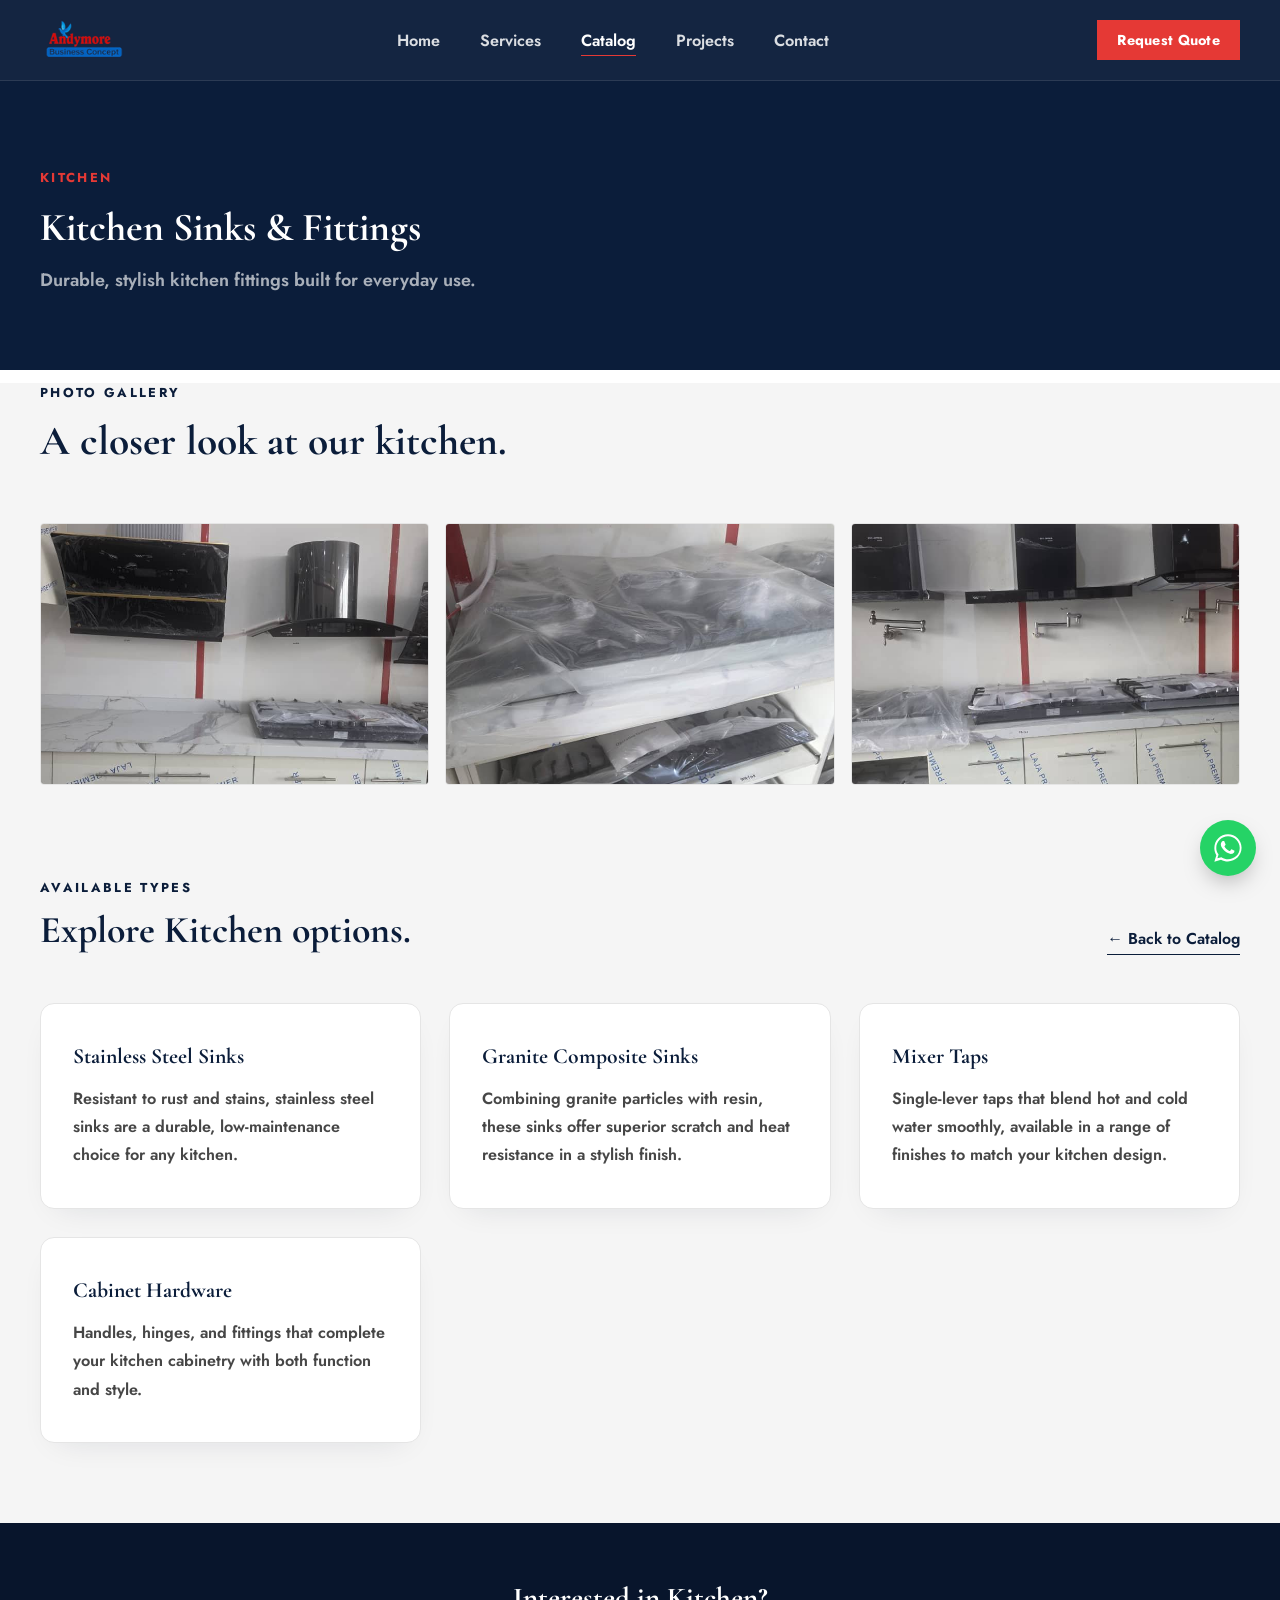
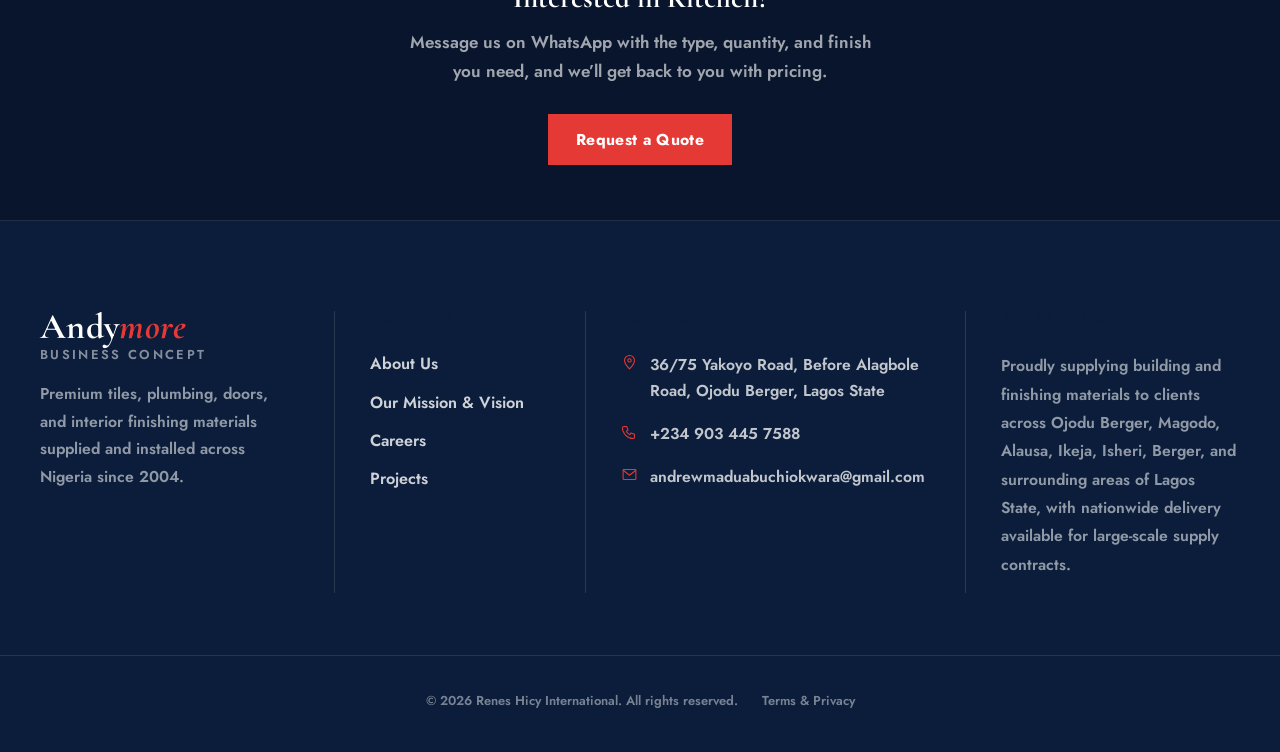
<file: product-kitchen.html>
<!DOCTYPE html>
<html lang="en">
<head>
<meta charset="UTF-8" />
<meta name="viewport" content="width=device-width, initial-scale=1.0" />
<title>Kitchen Sinks & Fittings — Renes Hicy International</title>
<meta name="description" content="Kitchen Sinks & Fittings supplied by Renes Hicy International — explore available types and request a quote." />
<link rel="preconnect" href="https://fonts.googleapis.com">
<link href="https://fonts.googleapis.com/css2?family=Cormorant+Garamond:ital,wght@0,400;0,500;0,600;0,700;1,500;1,600&family=Jost:wght@300;400;500;600;700&display=swap" rel="stylesheet">
<link rel="stylesheet" href="styles.css">

</head>

<body>
<header class="nav">
  <div class="wrap nav-inner">
    <a href="index.html" class="logo">
      <img src="images/logo.png" alt="Andymore Business Concept" class="logo-img">
    </a>

    <ul class="nav-links">
      <li><a href="index.html">Home</a></li><li><a href="services.html">Services</a></li><li><a href="catalog.html" class="active-link">Catalog</a></li><li><a href="projects.html">Projects</a></li><li><a href="contact.html">Contact</a></li>
    </ul>

    <div class="nav-cta">
      <a class="btn btn-brass" style="padding:10px 20px; font-size:.8rem;" href="quote.html">Request Quote</a>
    </div>

    <button class="nav-toggle" id="navToggle" aria-label="Toggle navigation menu" aria-expanded="false">
      <span class="hamburger-box">
        <span class="hamburger-line"></span>
        <span class="hamburger-line"></span>
        <span class="hamburger-line"></span>
      </span>
    </button>
  </div>

  <div class="mobile-overlay" id="mobileOverlay"></div>

  <div class="mobile-menu" id="mobileMenu">
    <div class="mobile-menu-header">
      <img src="images/logo.png" alt="Andymore Business Concept" class="logo-img">
      <button class="mobile-menu-close" id="mobileMenuClose" aria-label="Close menu">
        <svg viewBox="0 0 24 24" fill="none" stroke="currentColor" stroke-width="2"><path d="M6 6l12 12M18 6L6 18" stroke-linecap="round"/></svg>
      </button>
    </div>
    <nav class="mobile-menu-links">
      <a href="index.html">
        <svg viewBox="0 0 24 24" fill="none" stroke="currentColor" stroke-width="1.5"><path d="M4 11.5 12 4l8 7.5" stroke-linecap="round" stroke-linejoin="round"/><path d="M6 10v9h12v-9" stroke-linejoin="round"/></svg>
        Home
      </a>
      <a href="services.html">
        <svg viewBox="0 0 24 24" fill="none" stroke="currentColor" stroke-width="1.5"><rect x="3" y="3" width="7" height="7" rx="1"/><rect x="14" y="3" width="7" height="7" rx="1"/><rect x="3" y="14" width="7" height="7" rx="1"/><rect x="14" y="14" width="7" height="7" rx="1"/></svg>
        Services
      </a>
      <a href="catalog.html" class="active-link">
        <svg viewBox="0 0 24 24" fill="none" stroke="currentColor" stroke-width="1.5"><path d="M4 6h16M4 10h16M4 14h10" stroke-linecap="round"/></svg>
        Catalog
      </a>
      <a href="projects.html">
        <svg viewBox="0 0 24 24" fill="none" stroke="currentColor" stroke-width="1.5"><rect x="2" y="3" width="20" height="14" rx="1"/><path d="M8 21h8M12 17v4" stroke-linecap="round"/></svg>
        Projects
      </a>
      <a href="contact.html">
        <svg viewBox="0 0 24 24" fill="none" stroke="currentColor" stroke-width="1.5"><path d="M4 5h4l2 5-2.5 1.5a11 11 0 0 0 5 5L14 14l5 2v4a2 2 0 0 1-2 2C9.5 22 2 14.5 2 7a2 2 0 0 1 2-2Z" stroke-linejoin="round"/></svg>
        Contact
      </a>
    </nav>
    <div class="mobile-menu-divider"></div>
    <div class="mobile-menu-cta">
      <a class="btn btn-brass" href="quote.html">Request a Quote</a>
    </div>
    <div class="mobile-menu-social">
      <a class="mobile-social-icon" href="https://wa.me/2349034457588" target="_blank" rel="noopener" aria-label="WhatsApp">
        <svg viewBox="0 0 32 32" fill="currentColor"><path d="M16 .4C7.4.4.4 7.4.4 16c0 3 .8 5.8 2.3 8.2L.4 31.6l7.6-2.2c2.3 1.3 5 2 7.9 2 8.6 0 15.6-7 15.6-15.6S24.6.4 16 .4Zm0 28.4c-2.6 0-5-.7-7.1-2l-.5-.3-4.5 1.3 1.3-4.4-.3-.5C3.4 21 2.6 18.5 2.6 16c0-7.4 6-13.4 13.4-13.4S29.4 8.6 29.4 16 23.4 28.8 16 28.8Zm7.3-9.9c-.4-.2-2.3-1.1-2.7-1.3-.4-.1-.6-.2-.9.2-.3.4-1 1.3-1.3 1.5-.2.2-.5.3-.9.1-1.2-.5-2.5-1.3-3.6-2.5-1-1.1-1.6-2-1.9-2.5-.2-.4 0-.6.2-.8l.6-.7c.2-.2.3-.4.4-.7.1-.3 0-.5-.1-.7-.1-.2-.9-2.2-1.2-2.9-.3-.7-.6-.6-.9-.6h-.7c-.3 0-.7.1-1 .5-.4.4-1.5 1.4-1.5 3.4s1.5 4 1.8 4.3c.2.3 2.6 4 6.4 5.5 3.8 1.5 3.8 1 4.5.9.7-.1 2.3-.9 2.6-1.8.3-.9.3-1.7.2-1.8-.1-.2-.4-.3-.8-.5Z"/></svg>
      </a>
      <a class="mobile-social-icon" href="#" aria-label="Instagram">
        <svg viewBox="0 0 24 24" fill="none" stroke="currentColor" stroke-width="1.5"><rect x="2" y="2" width="20" height="20" rx="5"/><circle cx="12" cy="12" r="4"/><circle cx="17.5" cy="6.5" r="1" fill="currentColor" stroke="none"/></svg>
      </a>
      <a class="mobile-social-icon" href="#" aria-label="LinkedIn">
        <svg viewBox="0 0 24 24" fill="currentColor"><path d="M16 8a6 6 0 0 1 6 6v7h-4v-7a2 2 0 0 0-2-2 2 2 0 0 0-2 2v7h-4v-7a6 6 0 0 1 6-6zM2 9h4v12H2z"/><circle cx="4" cy="4" r="2"/></svg>
      </a>
    </div>
  </div>
</header>

<section class="page-header">
  <div class="wrap">
    <p class="eyebrow">Kitchen</p>
    <h1 class="font-display">Kitchen Sinks &amp; Fittings</h1>
    <p>Durable, stylish kitchen fittings built for everyday use.</p>
  </div>
</section>


<section class="section services" style="padding-top:0;">
  <div class="wrap">
    <div class="section-head">
      <p class="eyebrow">Photo Gallery</p>
      <h2 class="font-display">A closer look at our kitchen.</h2>
    </div>
    <div class="product-gallery">
      <div class="product-gallery-item"><img src="images/kitchen-main.jpg" alt="Kitchen Sinks &amp; Fittings sample 1" loading="lazy"></div>
      <div class="product-gallery-item"><img src="images/kitchen-new-1.jpg" alt="Kitchen Sinks &amp; Fittings sample 2" loading="lazy"></div>
      <div class="product-gallery-item"><img src="images/kitchen-new-2.jpg" alt="Kitchen Sinks &amp; Fittings sample 3" loading="lazy"></div>
    </div>
  </div>
</section>

<section class="section services" style="padding-top:0;">
  <div class="wrap">
    <div class="product-types-head">
      <div>
        <p class="eyebrow">Available Types</p>
        <h2 class="font-display">Explore Kitchen options.</h2>
      </div>
      <a class="btn-link" href="catalog.html">&larr; Back to Catalog</a>
    </div>
    <div class="services-grid">
      <div class="service-card">
        <h3 class="font-display">Stainless Steel Sinks</h3>
        <p>Resistant to rust and stains, stainless steel sinks are a durable, low-maintenance choice for any kitchen.</p>
      </div>
      <div class="service-card">
        <h3 class="font-display">Granite Composite Sinks</h3>
        <p>Combining granite particles with resin, these sinks offer superior scratch and heat resistance in a stylish finish.</p>
      </div>
      <div class="service-card">
        <h3 class="font-display">Mixer Taps</h3>
        <p>Single-lever taps that blend hot and cold water smoothly, available in a range of finishes to match your kitchen design.</p>
      </div>
      <div class="service-card">
        <h3 class="font-display">Cabinet Hardware</h3>
        <p>Handles, hinges, and fittings that complete your kitchen cabinetry with both function and style.</p>
      </div>
    </div>
  </div>
</section>

<section class="cta-strip">
  <div class="wrap">
    <h2 class="font-display">Interested in Kitchen?</h2>
    <p>Message us on WhatsApp with the type, quantity, and finish you need, and we&rsquo;ll get back to you with pricing.</p>
    <a class="btn btn-brass" href="https://wa.me/2349034457588" target="_blank" rel="noopener">Request a Quote</a>
  </div>
</section>

<a class="whatsapp-float" href="https://wa.me/2349034457588" target="_blank" rel="noopener" aria-label="Chat with us on WhatsApp">
  <svg viewBox="0 0 32 32" fill="currentColor" aria-hidden="true"><path d="M16 .4C7.4.4.4 7.4.4 16c0 3 .8 5.8 2.3 8.2L.4 31.6l7.6-2.2c2.3 1.3 5 2 7.9 2 8.6 0 15.6-7 15.6-15.6S24.6.4 16 .4Zm0 28.4c-2.6 0-5-.7-7.1-2l-.5-.3-4.5 1.3 1.3-4.4-.3-.5C3.4 21 2.6 18.5 2.6 16c0-7.4 6-13.4 13.4-13.4S29.4 8.6 29.4 16 23.4 28.8 16 28.8Zm7.3-9.9c-.4-.2-2.3-1.1-2.7-1.3-.4-.1-.6-.2-.9.2-.3.4-1 1.3-1.3 1.5-.2.2-.5.3-.9.1-1.2-.5-2.5-1.3-3.6-2.5-1-1.1-1.6-2-1.9-2.5-.2-.4 0-.6.2-.8l.6-.7c.2-.2.3-.4.4-.7.1-.3 0-.5-.1-.7-.1-.2-.9-2.2-1.2-2.9-.3-.7-.6-.6-.9-.6h-.7c-.3 0-.7.1-1 .5-.4.4-1.5 1.4-1.5 3.4s1.5 4 1.8 4.3c.2.3 2.6 4 6.4 5.5 3.8 1.5 3.8 1 4.5.9.7-.1 2.3-.9 2.6-1.8.3-.9.3-1.7.2-1.8-.1-.2-.4-.3-.8-.5Z"/></svg>
</a>
<footer>
  <div class="wrap footer-grid">
    <div class="footer-brand footer-col">
      <div class="footer-brand-name">
        <span class="footer-brand-andy">Andy<em>more</em></span>
        <span class="footer-brand-sub">Business Concept</span>
      </div>
      <p>Premium tiles, plumbing, doors, and interior finishing materials supplied and installed across Nigeria since 2004.</p>
    </div>

    <div class="footer-col">
      <h4 class="eyebrow">Company</h4>
      <ul>
        <li><a href="services.html#about">About Us</a></li>
        <li><a href="services.html#about">Our Mission &amp; Vision</a></li>
        <li><a href="contact.html">Careers</a></li>
        <li><a href="projects.html">Projects</a></li>
      </ul>
    </div>

    <div class="footer-col">
      <h4 class="eyebrow">Contact</h4>
      <ul class="footer-contact-list">
        <li>
          <svg viewBox="0 0 24 24" fill="none" stroke="currentColor" stroke-width="1.5"><path d="M12 21s7-7.2 7-12a7 7 0 1 0-14 0c0 4.8 7 12 7 12Z" stroke-linejoin="round"/><circle cx="12" cy="9" r="2.4"/></svg>
          <span>36/75 Yakoyo Road, Before Alagbole Road, Ojodu Berger, Lagos State</span>
        </li>
        <li>
          <svg viewBox="0 0 24 24" fill="none" stroke="currentColor" stroke-width="1.5"><path d="M4 5h4l2 5-2.5 1.5a11 11 0 0 0 5 5L14 14l5 2v4a2 2 0 0 1-2 2C9.5 22 2 14.5 2 7a2 2 0 0 1 2-2Z" stroke-linejoin="round"/></svg>
          <span>+234 903 445 7588</span>
        </li>
        <li>
          <svg viewBox="0 0 24 24" fill="none" stroke="currentColor" stroke-width="1.5"><rect x="3" y="5" width="18" height="14" rx="1"/><path d="M3 6l9 7 9-7" stroke-linejoin="round"/></svg>
          <span>andrewmaduabuchiokwara@gmail.com</span>
        </li>
      </ul>
    </div>

    <div class="areas footer-col">
      <h4 class="eyebrow">Areas We Serve</h4>
      <p>Proudly supplying building and finishing materials to clients across Ojodu Berger, Magodo, Alausa, Ikeja, Isheri, Berger, and surrounding areas of Lagos State, with nationwide delivery available for large-scale supply contracts.</p>
    </div>
  </div>

  <div class="wrap footer-bottom">
    <p>&copy; <span id="year"></span> Renes Hicy International. All rights reserved.</p>
    <p>Terms &amp; Privacy</p>
  </div>
</footer>

<script src="script.js"></script>
</body>
</html>
</file>
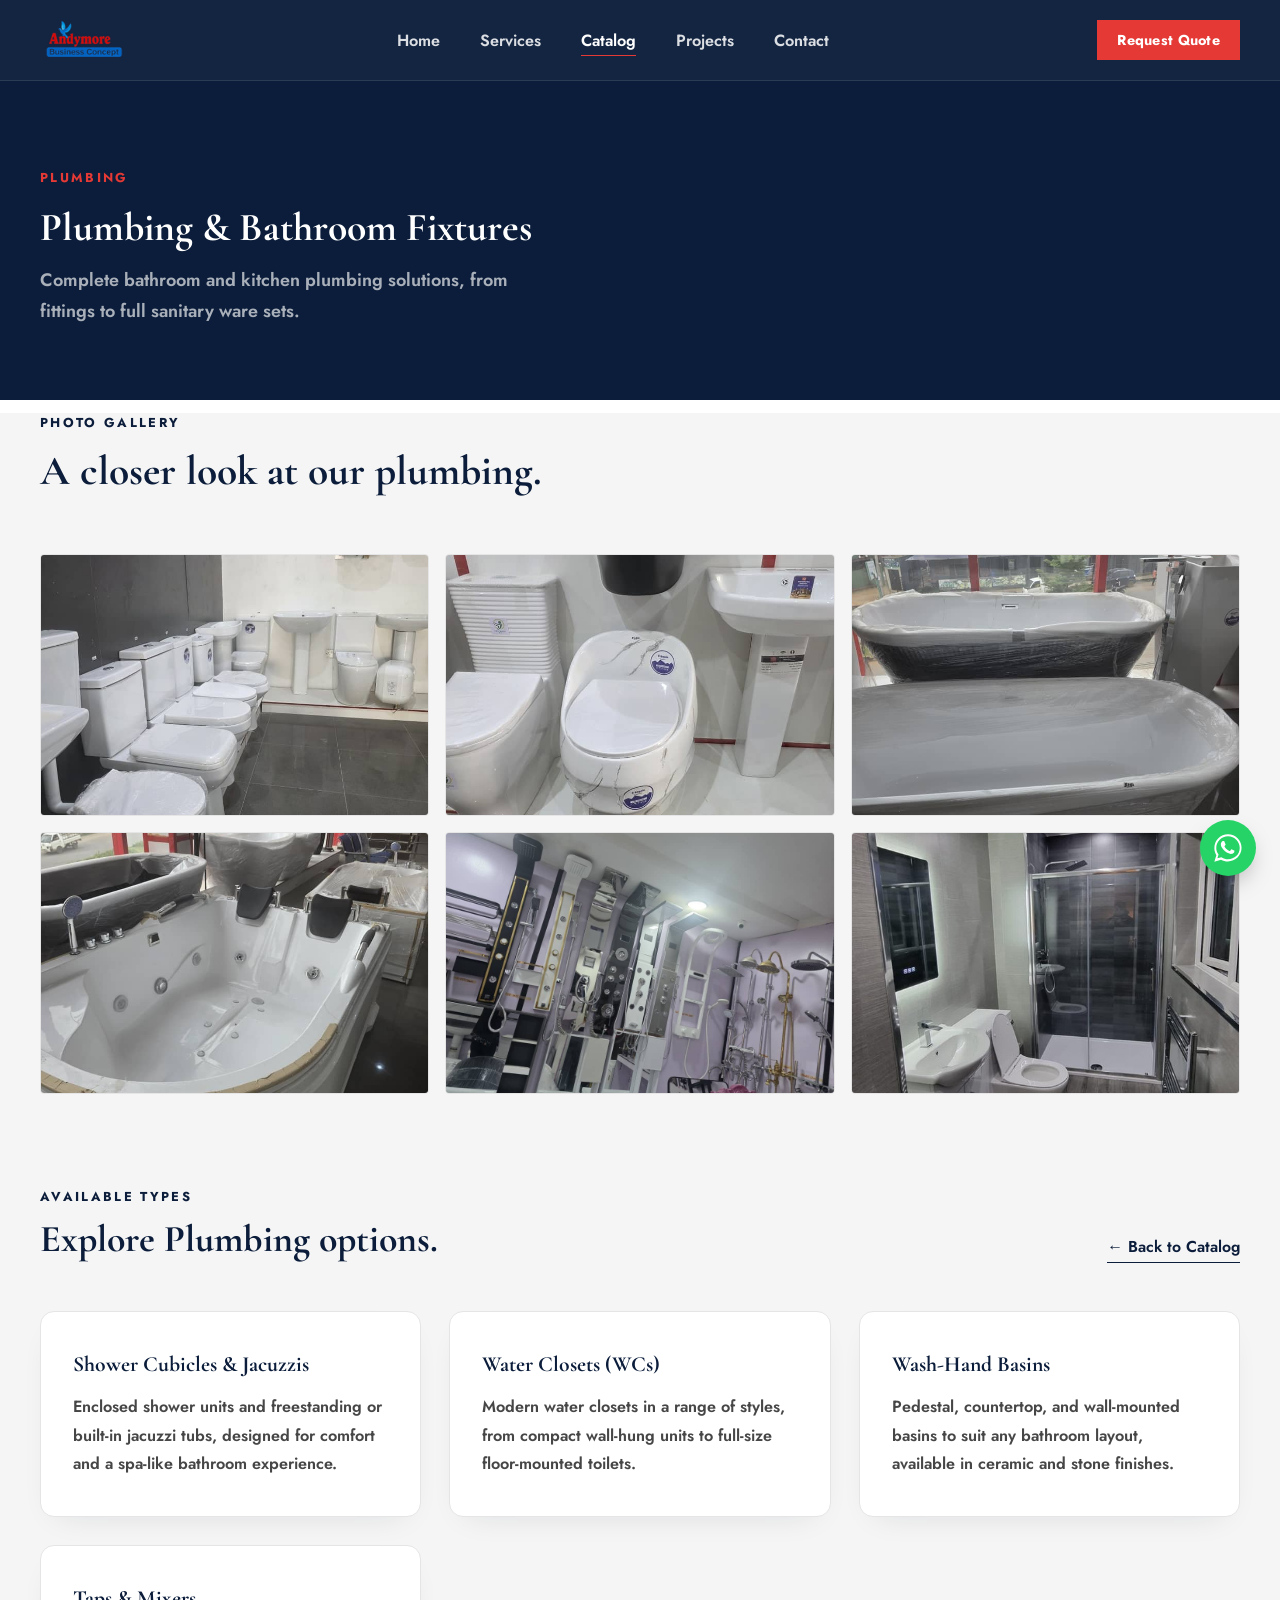
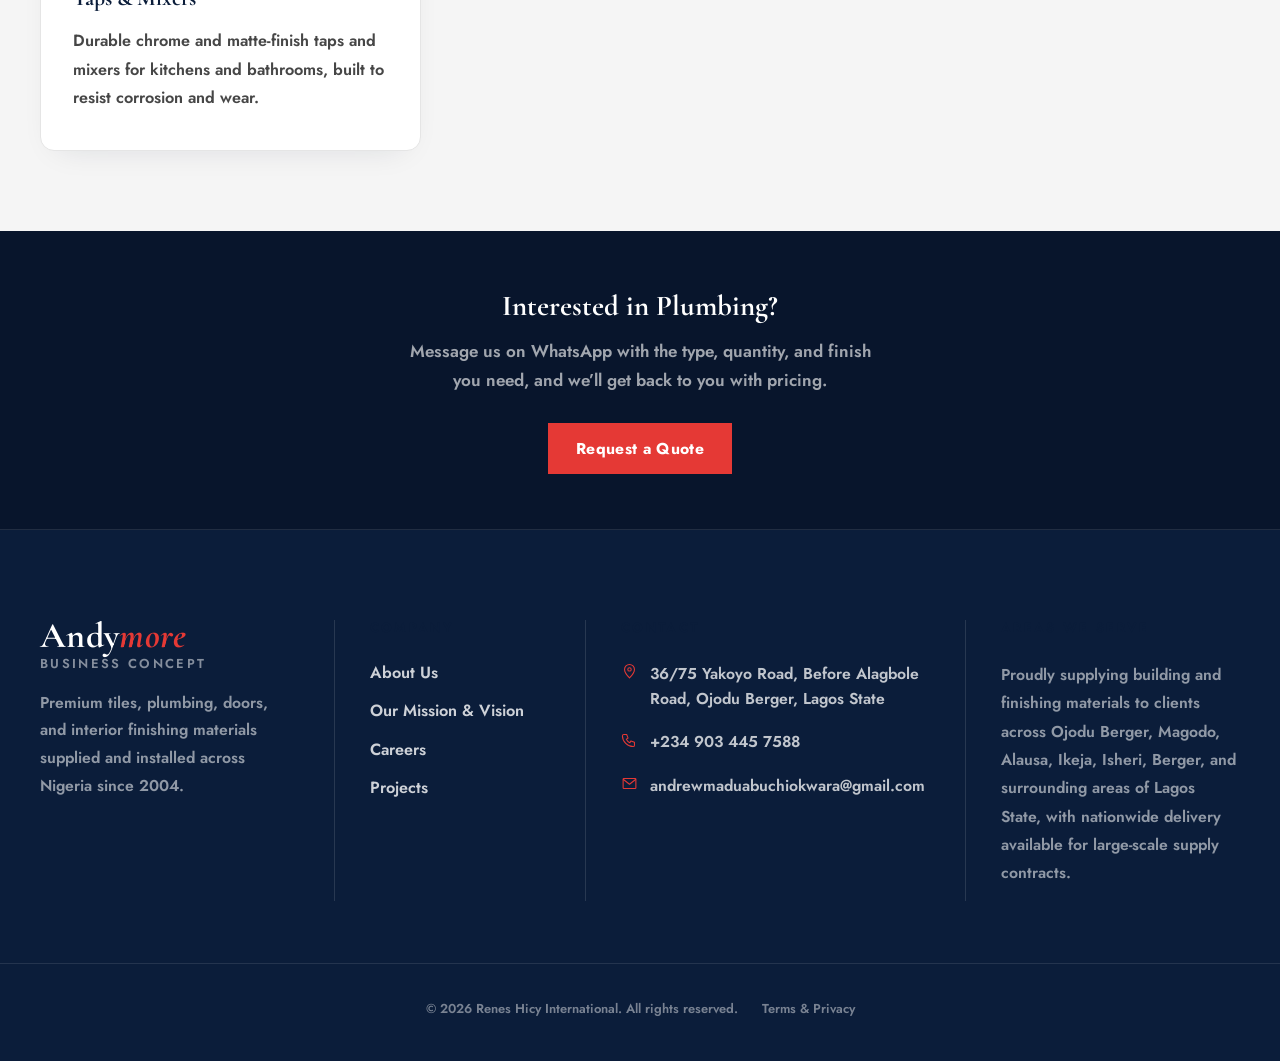
<file: product-plumbing.html>
<!DOCTYPE html>
<html lang="en">
<head>
<meta charset="UTF-8" />
<meta name="viewport" content="width=device-width, initial-scale=1.0" />
<title>Plumbing & Bathroom Fixtures — Renes Hicy International</title>
<meta name="description" content="Plumbing & Bathroom Fixtures supplied by Renes Hicy International — explore available types and request a quote." />
<link rel="preconnect" href="https://fonts.googleapis.com">
<link href="https://fonts.googleapis.com/css2?family=Cormorant+Garamond:ital,wght@0,400;0,500;0,600;0,700;1,500;1,600&family=Jost:wght@300;400;500;600;700&display=swap" rel="stylesheet">
<link rel="stylesheet" href="styles.css">

</head>

<body>
<header class="nav">
  <div class="wrap nav-inner">
    <a href="index.html" class="logo">
      <img src="images/logo.png" alt="Andymore Business Concept" class="logo-img">
    </a>

    <ul class="nav-links">
      <li><a href="index.html">Home</a></li><li><a href="services.html">Services</a></li><li><a href="catalog.html" class="active-link">Catalog</a></li><li><a href="projects.html">Projects</a></li><li><a href="contact.html">Contact</a></li>
    </ul>

    <div class="nav-cta">
      <a class="btn btn-brass" style="padding:10px 20px; font-size:.8rem;" href="quote.html">Request Quote</a>
    </div>

    <button class="nav-toggle" id="navToggle" aria-label="Toggle navigation menu" aria-expanded="false">
      <span class="hamburger-box">
        <span class="hamburger-line"></span>
        <span class="hamburger-line"></span>
        <span class="hamburger-line"></span>
      </span>
    </button>
  </div>

  <div class="mobile-overlay" id="mobileOverlay"></div>

  <div class="mobile-menu" id="mobileMenu">
    <div class="mobile-menu-header">
      <img src="images/logo.png" alt="Andymore Business Concept" class="logo-img">
      <button class="mobile-menu-close" id="mobileMenuClose" aria-label="Close menu">
        <svg viewBox="0 0 24 24" fill="none" stroke="currentColor" stroke-width="2"><path d="M6 6l12 12M18 6L6 18" stroke-linecap="round"/></svg>
      </button>
    </div>
    <nav class="mobile-menu-links">
      <a href="index.html">
        <svg viewBox="0 0 24 24" fill="none" stroke="currentColor" stroke-width="1.5"><path d="M4 11.5 12 4l8 7.5" stroke-linecap="round" stroke-linejoin="round"/><path d="M6 10v9h12v-9" stroke-linejoin="round"/></svg>
        Home
      </a>
      <a href="services.html">
        <svg viewBox="0 0 24 24" fill="none" stroke="currentColor" stroke-width="1.5"><rect x="3" y="3" width="7" height="7" rx="1"/><rect x="14" y="3" width="7" height="7" rx="1"/><rect x="3" y="14" width="7" height="7" rx="1"/><rect x="14" y="14" width="7" height="7" rx="1"/></svg>
        Services
      </a>
      <a href="catalog.html" class="active-link">
        <svg viewBox="0 0 24 24" fill="none" stroke="currentColor" stroke-width="1.5"><path d="M4 6h16M4 10h16M4 14h10" stroke-linecap="round"/></svg>
        Catalog
      </a>
      <a href="projects.html">
        <svg viewBox="0 0 24 24" fill="none" stroke="currentColor" stroke-width="1.5"><rect x="2" y="3" width="20" height="14" rx="1"/><path d="M8 21h8M12 17v4" stroke-linecap="round"/></svg>
        Projects
      </a>
      <a href="contact.html">
        <svg viewBox="0 0 24 24" fill="none" stroke="currentColor" stroke-width="1.5"><path d="M4 5h4l2 5-2.5 1.5a11 11 0 0 0 5 5L14 14l5 2v4a2 2 0 0 1-2 2C9.5 22 2 14.5 2 7a2 2 0 0 1 2-2Z" stroke-linejoin="round"/></svg>
        Contact
      </a>
    </nav>
    <div class="mobile-menu-divider"></div>
    <div class="mobile-menu-cta">
      <a class="btn btn-brass" href="quote.html">Request a Quote</a>
    </div>
    <div class="mobile-menu-social">
      <a class="mobile-social-icon" href="https://wa.me/2349034457588" target="_blank" rel="noopener" aria-label="WhatsApp">
        <svg viewBox="0 0 32 32" fill="currentColor"><path d="M16 .4C7.4.4.4 7.4.4 16c0 3 .8 5.8 2.3 8.2L.4 31.6l7.6-2.2c2.3 1.3 5 2 7.9 2 8.6 0 15.6-7 15.6-15.6S24.6.4 16 .4Zm0 28.4c-2.6 0-5-.7-7.1-2l-.5-.3-4.5 1.3 1.3-4.4-.3-.5C3.4 21 2.6 18.5 2.6 16c0-7.4 6-13.4 13.4-13.4S29.4 8.6 29.4 16 23.4 28.8 16 28.8Zm7.3-9.9c-.4-.2-2.3-1.1-2.7-1.3-.4-.1-.6-.2-.9.2-.3.4-1 1.3-1.3 1.5-.2.2-.5.3-.9.1-1.2-.5-2.5-1.3-3.6-2.5-1-1.1-1.6-2-1.9-2.5-.2-.4 0-.6.2-.8l.6-.7c.2-.2.3-.4.4-.7.1-.3 0-.5-.1-.7-.1-.2-.9-2.2-1.2-2.9-.3-.7-.6-.6-.9-.6h-.7c-.3 0-.7.1-1 .5-.4.4-1.5 1.4-1.5 3.4s1.5 4 1.8 4.3c.2.3 2.6 4 6.4 5.5 3.8 1.5 3.8 1 4.5.9.7-.1 2.3-.9 2.6-1.8.3-.9.3-1.7.2-1.8-.1-.2-.4-.3-.8-.5Z"/></svg>
      </a>
      <a class="mobile-social-icon" href="#" aria-label="Instagram">
        <svg viewBox="0 0 24 24" fill="none" stroke="currentColor" stroke-width="1.5"><rect x="2" y="2" width="20" height="20" rx="5"/><circle cx="12" cy="12" r="4"/><circle cx="17.5" cy="6.5" r="1" fill="currentColor" stroke="none"/></svg>
      </a>
      <a class="mobile-social-icon" href="#" aria-label="LinkedIn">
        <svg viewBox="0 0 24 24" fill="currentColor"><path d="M16 8a6 6 0 0 1 6 6v7h-4v-7a2 2 0 0 0-2-2 2 2 0 0 0-2 2v7h-4v-7a6 6 0 0 1 6-6zM2 9h4v12H2z"/><circle cx="4" cy="4" r="2"/></svg>
      </a>
    </div>
  </div>
</header>

<section class="page-header">
  <div class="wrap">
    <p class="eyebrow">Plumbing</p>
    <h1 class="font-display">Plumbing &amp; Bathroom Fixtures</h1>
    <p>Complete bathroom and kitchen plumbing solutions, from fittings to full sanitary ware sets.</p>
  </div>
</section>


<section class="section services" style="padding-top:0;">
  <div class="wrap">
    <div class="section-head">
      <p class="eyebrow">Photo Gallery</p>
      <h2 class="font-display">A closer look at our plumbing.</h2>
    </div>
    <div class="product-gallery">
      <div class="product-gallery-item"><img src="images/plumb-1.jpg" alt="Plumbing &amp; Bathroom Fixtures sample 1" loading="lazy"></div>
      <div class="product-gallery-item"><img src="images/plumb-2.jpg" alt="Plumbing &amp; Bathroom Fixtures sample 2" loading="lazy"></div>
      <div class="product-gallery-item"><img src="images/plumb-3.jpg" alt="Plumbing &amp; Bathroom Fixtures sample 3" loading="lazy"></div>
      <div class="product-gallery-item"><img src="images/plumb-4.jpg" alt="Plumbing &amp; Bathroom Fixtures sample 4" loading="lazy"></div>
      <div class="product-gallery-item"><img src="images/plumb-5.jpg" alt="Plumbing &amp; Bathroom Fixtures sample 5" loading="lazy"></div>
      <div class="product-gallery-item"><img src="images/plumb-6.jpg" alt="Plumbing &amp; Bathroom Fixtures sample 6" loading="lazy"></div>
    </div>
  </div>
</section>

<section class="section services" style="padding-top:0;">
  <div class="wrap">
    <div class="product-types-head">
      <div>
        <p class="eyebrow">Available Types</p>
        <h2 class="font-display">Explore Plumbing options.</h2>
      </div>
      <a class="btn-link" href="catalog.html">&larr; Back to Catalog</a>
    </div>
    <div class="services-grid">
      <div class="service-card">
        <h3 class="font-display">Shower Cubicles &amp; Jacuzzis</h3>
        <p>Enclosed shower units and freestanding or built-in jacuzzi tubs, designed for comfort and a spa-like bathroom experience.</p>
      </div>
      <div class="service-card">
        <h3 class="font-display">Water Closets (WCs)</h3>
        <p>Modern water closets in a range of styles, from compact wall-hung units to full-size floor-mounted toilets.</p>
      </div>
      <div class="service-card">
        <h3 class="font-display">Wash-Hand Basins</h3>
        <p>Pedestal, countertop, and wall-mounted basins to suit any bathroom layout, available in ceramic and stone finishes.</p>
      </div>
      <div class="service-card">
        <h3 class="font-display">Taps &amp; Mixers</h3>
        <p>Durable chrome and matte-finish taps and mixers for kitchens and bathrooms, built to resist corrosion and wear.</p>
      </div>
    </div>
  </div>
</section>

<section class="cta-strip">
  <div class="wrap">
    <h2 class="font-display">Interested in Plumbing?</h2>
    <p>Message us on WhatsApp with the type, quantity, and finish you need, and we&rsquo;ll get back to you with pricing.</p>
    <a class="btn btn-brass" href="https://wa.me/2349034457588" target="_blank" rel="noopener">Request a Quote</a>
  </div>
</section>

<a class="whatsapp-float" href="https://wa.me/2349034457588" target="_blank" rel="noopener" aria-label="Chat with us on WhatsApp">
  <svg viewBox="0 0 32 32" fill="currentColor" aria-hidden="true"><path d="M16 .4C7.4.4.4 7.4.4 16c0 3 .8 5.8 2.3 8.2L.4 31.6l7.6-2.2c2.3 1.3 5 2 7.9 2 8.6 0 15.6-7 15.6-15.6S24.6.4 16 .4Zm0 28.4c-2.6 0-5-.7-7.1-2l-.5-.3-4.5 1.3 1.3-4.4-.3-.5C3.4 21 2.6 18.5 2.6 16c0-7.4 6-13.4 13.4-13.4S29.4 8.6 29.4 16 23.4 28.8 16 28.8Zm7.3-9.9c-.4-.2-2.3-1.1-2.7-1.3-.4-.1-.6-.2-.9.2-.3.4-1 1.3-1.3 1.5-.2.2-.5.3-.9.1-1.2-.5-2.5-1.3-3.6-2.5-1-1.1-1.6-2-1.9-2.5-.2-.4 0-.6.2-.8l.6-.7c.2-.2.3-.4.4-.7.1-.3 0-.5-.1-.7-.1-.2-.9-2.2-1.2-2.9-.3-.7-.6-.6-.9-.6h-.7c-.3 0-.7.1-1 .5-.4.4-1.5 1.4-1.5 3.4s1.5 4 1.8 4.3c.2.3 2.6 4 6.4 5.5 3.8 1.5 3.8 1 4.5.9.7-.1 2.3-.9 2.6-1.8.3-.9.3-1.7.2-1.8-.1-.2-.4-.3-.8-.5Z"/></svg>
</a>
<footer>
  <div class="wrap footer-grid">
    <div class="footer-brand footer-col">
      <div class="footer-brand-name">
        <span class="footer-brand-andy">Andy<em>more</em></span>
        <span class="footer-brand-sub">Business Concept</span>
      </div>
      <p>Premium tiles, plumbing, doors, and interior finishing materials supplied and installed across Nigeria since 2004.</p>
    </div>

    <div class="footer-col">
      <h4 class="eyebrow">Company</h4>
      <ul>
        <li><a href="services.html#about">About Us</a></li>
        <li><a href="services.html#about">Our Mission &amp; Vision</a></li>
        <li><a href="contact.html">Careers</a></li>
        <li><a href="projects.html">Projects</a></li>
      </ul>
    </div>

    <div class="footer-col">
      <h4 class="eyebrow">Contact</h4>
      <ul class="footer-contact-list">
        <li>
          <svg viewBox="0 0 24 24" fill="none" stroke="currentColor" stroke-width="1.5"><path d="M12 21s7-7.2 7-12a7 7 0 1 0-14 0c0 4.8 7 12 7 12Z" stroke-linejoin="round"/><circle cx="12" cy="9" r="2.4"/></svg>
          <span>36/75 Yakoyo Road, Before Alagbole Road, Ojodu Berger, Lagos State</span>
        </li>
        <li>
          <svg viewBox="0 0 24 24" fill="none" stroke="currentColor" stroke-width="1.5"><path d="M4 5h4l2 5-2.5 1.5a11 11 0 0 0 5 5L14 14l5 2v4a2 2 0 0 1-2 2C9.5 22 2 14.5 2 7a2 2 0 0 1 2-2Z" stroke-linejoin="round"/></svg>
          <span>+234 903 445 7588</span>
        </li>
        <li>
          <svg viewBox="0 0 24 24" fill="none" stroke="currentColor" stroke-width="1.5"><rect x="3" y="5" width="18" height="14" rx="1"/><path d="M3 6l9 7 9-7" stroke-linejoin="round"/></svg>
          <span>andrewmaduabuchiokwara@gmail.com</span>
        </li>
      </ul>
    </div>

    <div class="areas footer-col">
      <h4 class="eyebrow">Areas We Serve</h4>
      <p>Proudly supplying building and finishing materials to clients across Ojodu Berger, Magodo, Alausa, Ikeja, Isheri, Berger, and surrounding areas of Lagos State, with nationwide delivery available for large-scale supply contracts.</p>
    </div>
  </div>

  <div class="wrap footer-bottom">
    <p>&copy; <span id="year"></span> Renes Hicy International. All rights reserved.</p>
    <p>Terms &amp; Privacy</p>
  </div>
</footer>

<script src="script.js"></script>
</body>
</html>
</file>
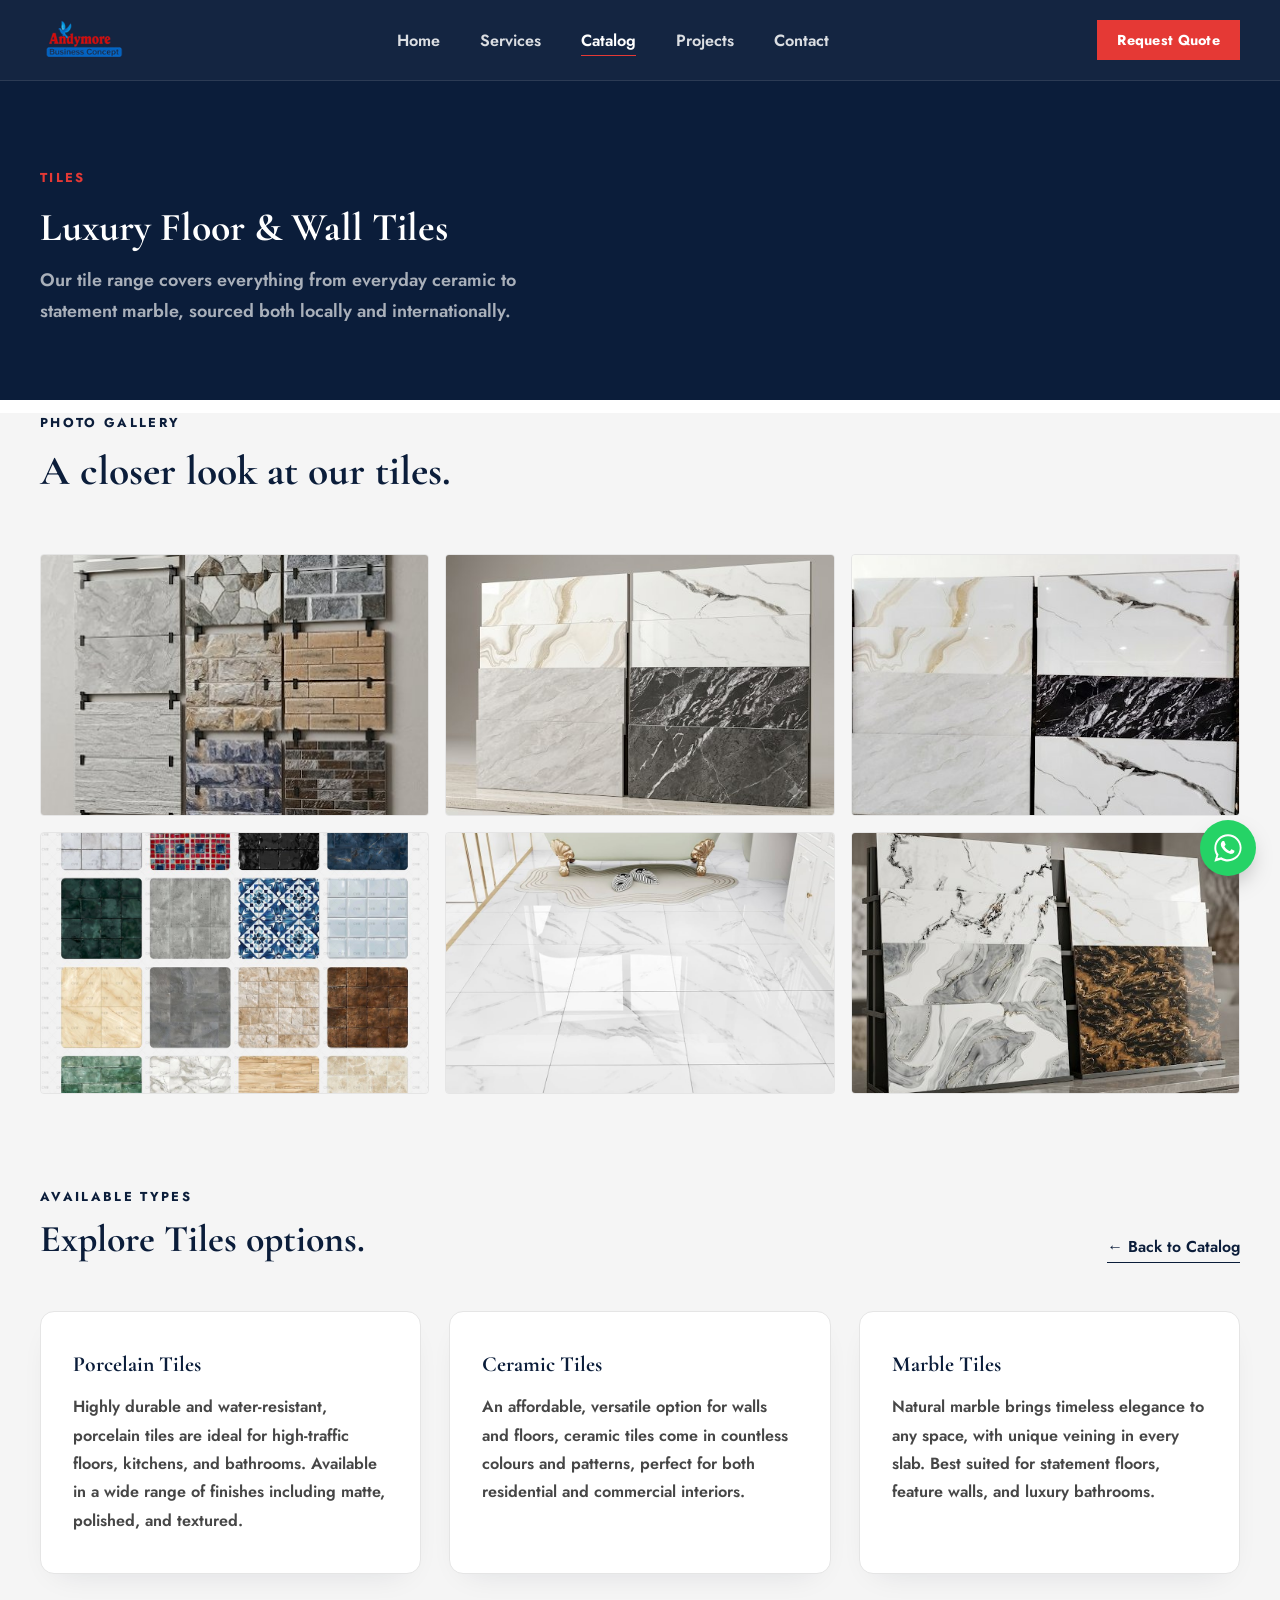
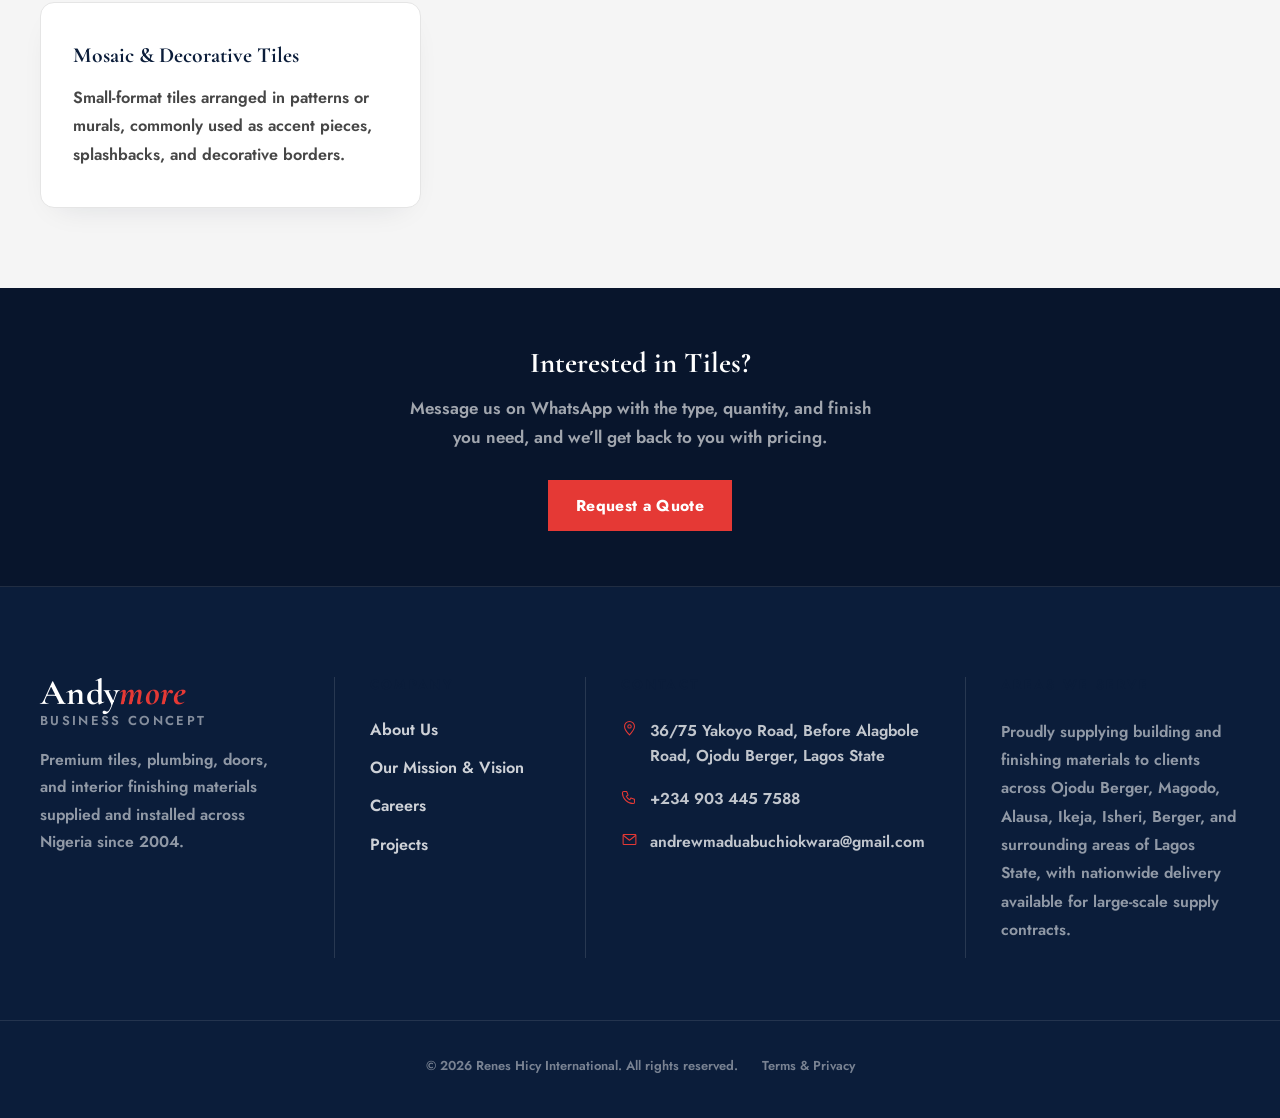
<file: product-tiles.html>
<!DOCTYPE html>
<html lang="en">
<head>
<meta charset="UTF-8" />
<meta name="viewport" content="width=device-width, initial-scale=1.0" />
<title>Luxury Floor & Wall Tiles — Renes Hicy International</title>
<meta name="description" content="Luxury Floor & Wall Tiles supplied by Renes Hicy International — explore available types and request a quote." />
<link rel="preconnect" href="https://fonts.googleapis.com">
<link href="https://fonts.googleapis.com/css2?family=Cormorant+Garamond:ital,wght@0,400;0,500;0,600;0,700;1,500;1,600&family=Jost:wght@300;400;500;600;700&display=swap" rel="stylesheet">
<link rel="stylesheet" href="styles.css">

</head>

<body>
<header class="nav">
  <div class="wrap nav-inner">
    <a href="index.html" class="logo">
      <img src="images/logo.png" alt="Andymore Business Concept" class="logo-img">
    </a>

    <ul class="nav-links">
      <li><a href="index.html">Home</a></li><li><a href="services.html">Services</a></li><li><a href="catalog.html" class="active-link">Catalog</a></li><li><a href="projects.html">Projects</a></li><li><a href="contact.html">Contact</a></li>
    </ul>

    <div class="nav-cta">
      <a class="btn btn-brass" style="padding:10px 20px; font-size:.8rem;" href="quote.html">Request Quote</a>
    </div>

    <button class="nav-toggle" id="navToggle" aria-label="Toggle navigation menu" aria-expanded="false">
      <span class="hamburger-box">
        <span class="hamburger-line"></span>
        <span class="hamburger-line"></span>
        <span class="hamburger-line"></span>
      </span>
    </button>
  </div>

  <div class="mobile-overlay" id="mobileOverlay"></div>

  <div class="mobile-menu" id="mobileMenu">
    <div class="mobile-menu-header">
      <img src="images/logo.png" alt="Andymore Business Concept" class="logo-img">
      <button class="mobile-menu-close" id="mobileMenuClose" aria-label="Close menu">
        <svg viewBox="0 0 24 24" fill="none" stroke="currentColor" stroke-width="2"><path d="M6 6l12 12M18 6L6 18" stroke-linecap="round"/></svg>
      </button>
    </div>
    <nav class="mobile-menu-links">
      <a href="index.html">
        <svg viewBox="0 0 24 24" fill="none" stroke="currentColor" stroke-width="1.5"><path d="M4 11.5 12 4l8 7.5" stroke-linecap="round" stroke-linejoin="round"/><path d="M6 10v9h12v-9" stroke-linejoin="round"/></svg>
        Home
      </a>
      <a href="services.html">
        <svg viewBox="0 0 24 24" fill="none" stroke="currentColor" stroke-width="1.5"><rect x="3" y="3" width="7" height="7" rx="1"/><rect x="14" y="3" width="7" height="7" rx="1"/><rect x="3" y="14" width="7" height="7" rx="1"/><rect x="14" y="14" width="7" height="7" rx="1"/></svg>
        Services
      </a>
      <a href="catalog.html" class="active-link">
        <svg viewBox="0 0 24 24" fill="none" stroke="currentColor" stroke-width="1.5"><path d="M4 6h16M4 10h16M4 14h10" stroke-linecap="round"/></svg>
        Catalog
      </a>
      <a href="projects.html">
        <svg viewBox="0 0 24 24" fill="none" stroke="currentColor" stroke-width="1.5"><rect x="2" y="3" width="20" height="14" rx="1"/><path d="M8 21h8M12 17v4" stroke-linecap="round"/></svg>
        Projects
      </a>
      <a href="contact.html">
        <svg viewBox="0 0 24 24" fill="none" stroke="currentColor" stroke-width="1.5"><path d="M4 5h4l2 5-2.5 1.5a11 11 0 0 0 5 5L14 14l5 2v4a2 2 0 0 1-2 2C9.5 22 2 14.5 2 7a2 2 0 0 1 2-2Z" stroke-linejoin="round"/></svg>
        Contact
      </a>
    </nav>
    <div class="mobile-menu-divider"></div>
    <div class="mobile-menu-cta">
      <a class="btn btn-brass" href="quote.html">Request a Quote</a>
    </div>
    <div class="mobile-menu-social">
      <a class="mobile-social-icon" href="https://wa.me/2349034457588" target="_blank" rel="noopener" aria-label="WhatsApp">
        <svg viewBox="0 0 32 32" fill="currentColor"><path d="M16 .4C7.4.4.4 7.4.4 16c0 3 .8 5.8 2.3 8.2L.4 31.6l7.6-2.2c2.3 1.3 5 2 7.9 2 8.6 0 15.6-7 15.6-15.6S24.6.4 16 .4Zm0 28.4c-2.6 0-5-.7-7.1-2l-.5-.3-4.5 1.3 1.3-4.4-.3-.5C3.4 21 2.6 18.5 2.6 16c0-7.4 6-13.4 13.4-13.4S29.4 8.6 29.4 16 23.4 28.8 16 28.8Zm7.3-9.9c-.4-.2-2.3-1.1-2.7-1.3-.4-.1-.6-.2-.9.2-.3.4-1 1.3-1.3 1.5-.2.2-.5.3-.9.1-1.2-.5-2.5-1.3-3.6-2.5-1-1.1-1.6-2-1.9-2.5-.2-.4 0-.6.2-.8l.6-.7c.2-.2.3-.4.4-.7.1-.3 0-.5-.1-.7-.1-.2-.9-2.2-1.2-2.9-.3-.7-.6-.6-.9-.6h-.7c-.3 0-.7.1-1 .5-.4.4-1.5 1.4-1.5 3.4s1.5 4 1.8 4.3c.2.3 2.6 4 6.4 5.5 3.8 1.5 3.8 1 4.5.9.7-.1 2.3-.9 2.6-1.8.3-.9.3-1.7.2-1.8-.1-.2-.4-.3-.8-.5Z"/></svg>
      </a>
      <a class="mobile-social-icon" href="#" aria-label="Instagram">
        <svg viewBox="0 0 24 24" fill="none" stroke="currentColor" stroke-width="1.5"><rect x="2" y="2" width="20" height="20" rx="5"/><circle cx="12" cy="12" r="4"/><circle cx="17.5" cy="6.5" r="1" fill="currentColor" stroke="none"/></svg>
      </a>
      <a class="mobile-social-icon" href="#" aria-label="LinkedIn">
        <svg viewBox="0 0 24 24" fill="currentColor"><path d="M16 8a6 6 0 0 1 6 6v7h-4v-7a2 2 0 0 0-2-2 2 2 0 0 0-2 2v7h-4v-7a6 6 0 0 1 6-6zM2 9h4v12H2z"/><circle cx="4" cy="4" r="2"/></svg>
      </a>
    </div>
  </div>
</header>

<section class="page-header">
  <div class="wrap">
    <p class="eyebrow">Tiles</p>
    <h1 class="font-display">Luxury Floor &amp; Wall Tiles</h1>
    <p>Our tile range covers everything from everyday ceramic to statement marble, sourced both locally and internationally.</p>
  </div>
</section>


<section class="section services" style="padding-top:0;">
  <div class="wrap">
    <div class="section-head">
      <p class="eyebrow">Photo Gallery</p>
      <h2 class="font-display">A closer look at our tiles.</h2>
    </div>
    <div class="product-gallery">
      <div class="product-gallery-item"><img src="images/tile-1.jpg" alt="Luxury Floor &amp; Wall Tiles sample 1" loading="lazy"></div>
      <div class="product-gallery-item"><img src="images/tile-2.jpg" alt="Luxury Floor &amp; Wall Tiles sample 2" loading="lazy"></div>
      <div class="product-gallery-item"><img src="images/tile-3.jpg" alt="Luxury Floor &amp; Wall Tiles sample 3" loading="lazy"></div>
      <div class="product-gallery-item"><img src="images/tile-4.jpg" alt="Luxury Floor &amp; Wall Tiles sample 4" loading="lazy"></div>
      <div class="product-gallery-item"><img src="images/tile-5.jpg" alt="Luxury Floor &amp; Wall Tiles sample 5" loading="lazy"></div>
      <div class="product-gallery-item"><img src="images/tile-6.jpg" alt="Luxury Floor &amp; Wall Tiles sample 6" loading="lazy"></div>
    </div>
  </div>
</section>

<section class="section services" style="padding-top:0;">
  <div class="wrap">
    <div class="product-types-head">
      <div>
        <p class="eyebrow">Available Types</p>
        <h2 class="font-display">Explore Tiles options.</h2>
      </div>
      <a class="btn-link" href="catalog.html">&larr; Back to Catalog</a>
    </div>
    <div class="services-grid">
      <div class="service-card">
        <h3 class="font-display">Porcelain Tiles</h3>
        <p>Highly durable and water-resistant, porcelain tiles are ideal for high-traffic floors, kitchens, and bathrooms. Available in a wide range of finishes including matte, polished, and textured.</p>
      </div>
      <div class="service-card">
        <h3 class="font-display">Ceramic Tiles</h3>
        <p>An affordable, versatile option for walls and floors, ceramic tiles come in countless colours and patterns, perfect for both residential and commercial interiors.</p>
      </div>
      <div class="service-card">
        <h3 class="font-display">Marble Tiles</h3>
        <p>Natural marble brings timeless elegance to any space, with unique veining in every slab. Best suited for statement floors, feature walls, and luxury bathrooms.</p>
      </div>
      <div class="service-card">
        <h3 class="font-display">Mosaic &amp; Decorative Tiles</h3>
        <p>Small-format tiles arranged in patterns or murals, commonly used as accent pieces, splashbacks, and decorative borders.</p>
      </div>
    </div>
  </div>
</section>

<section class="cta-strip">
  <div class="wrap">
    <h2 class="font-display">Interested in Tiles?</h2>
    <p>Message us on WhatsApp with the type, quantity, and finish you need, and we&rsquo;ll get back to you with pricing.</p>
    <a class="btn btn-brass" href="https://wa.me/2349034457588" target="_blank" rel="noopener">Request a Quote</a>
  </div>
</section>

<a class="whatsapp-float" href="https://wa.me/2349034457588" target="_blank" rel="noopener" aria-label="Chat with us on WhatsApp">
  <svg viewBox="0 0 32 32" fill="currentColor" aria-hidden="true"><path d="M16 .4C7.4.4.4 7.4.4 16c0 3 .8 5.8 2.3 8.2L.4 31.6l7.6-2.2c2.3 1.3 5 2 7.9 2 8.6 0 15.6-7 15.6-15.6S24.6.4 16 .4Zm0 28.4c-2.6 0-5-.7-7.1-2l-.5-.3-4.5 1.3 1.3-4.4-.3-.5C3.4 21 2.6 18.5 2.6 16c0-7.4 6-13.4 13.4-13.4S29.4 8.6 29.4 16 23.4 28.8 16 28.8Zm7.3-9.9c-.4-.2-2.3-1.1-2.7-1.3-.4-.1-.6-.2-.9.2-.3.4-1 1.3-1.3 1.5-.2.2-.5.3-.9.1-1.2-.5-2.5-1.3-3.6-2.5-1-1.1-1.6-2-1.9-2.5-.2-.4 0-.6.2-.8l.6-.7c.2-.2.3-.4.4-.7.1-.3 0-.5-.1-.7-.1-.2-.9-2.2-1.2-2.9-.3-.7-.6-.6-.9-.6h-.7c-.3 0-.7.1-1 .5-.4.4-1.5 1.4-1.5 3.4s1.5 4 1.8 4.3c.2.3 2.6 4 6.4 5.5 3.8 1.5 3.8 1 4.5.9.7-.1 2.3-.9 2.6-1.8.3-.9.3-1.7.2-1.8-.1-.2-.4-.3-.8-.5Z"/></svg>
</a>
<footer>
  <div class="wrap footer-grid">
    <div class="footer-brand footer-col">
      <div class="footer-brand-name">
        <span class="footer-brand-andy">Andy<em>more</em></span>
        <span class="footer-brand-sub">Business Concept</span>
      </div>
      <p>Premium tiles, plumbing, doors, and interior finishing materials supplied and installed across Nigeria since 2004.</p>
    </div>

    <div class="footer-col">
      <h4 class="eyebrow">Company</h4>
      <ul>
        <li><a href="services.html#about">About Us</a></li>
        <li><a href="services.html#about">Our Mission &amp; Vision</a></li>
        <li><a href="contact.html">Careers</a></li>
        <li><a href="projects.html">Projects</a></li>
      </ul>
    </div>

    <div class="footer-col">
      <h4 class="eyebrow">Contact</h4>
      <ul class="footer-contact-list">
        <li>
          <svg viewBox="0 0 24 24" fill="none" stroke="currentColor" stroke-width="1.5"><path d="M12 21s7-7.2 7-12a7 7 0 1 0-14 0c0 4.8 7 12 7 12Z" stroke-linejoin="round"/><circle cx="12" cy="9" r="2.4"/></svg>
          <span>36/75 Yakoyo Road, Before Alagbole Road, Ojodu Berger, Lagos State</span>
        </li>
        <li>
          <svg viewBox="0 0 24 24" fill="none" stroke="currentColor" stroke-width="1.5"><path d="M4 5h4l2 5-2.5 1.5a11 11 0 0 0 5 5L14 14l5 2v4a2 2 0 0 1-2 2C9.5 22 2 14.5 2 7a2 2 0 0 1 2-2Z" stroke-linejoin="round"/></svg>
          <span>+234 903 445 7588</span>
        </li>
        <li>
          <svg viewBox="0 0 24 24" fill="none" stroke="currentColor" stroke-width="1.5"><rect x="3" y="5" width="18" height="14" rx="1"/><path d="M3 6l9 7 9-7" stroke-linejoin="round"/></svg>
          <span>andrewmaduabuchiokwara@gmail.com</span>
        </li>
      </ul>
    </div>

    <div class="areas footer-col">
      <h4 class="eyebrow">Areas We Serve</h4>
      <p>Proudly supplying building and finishing materials to clients across Ojodu Berger, Magodo, Alausa, Ikeja, Isheri, Berger, and surrounding areas of Lagos State, with nationwide delivery available for large-scale supply contracts.</p>
    </div>
  </div>

  <div class="wrap footer-bottom">
    <p>&copy; <span id="year"></span> Renes Hicy International. All rights reserved.</p>
    <p>Terms &amp; Privacy</p>
  </div>
</footer>

<script src="script.js"></script>
</body>
</html>
</file>
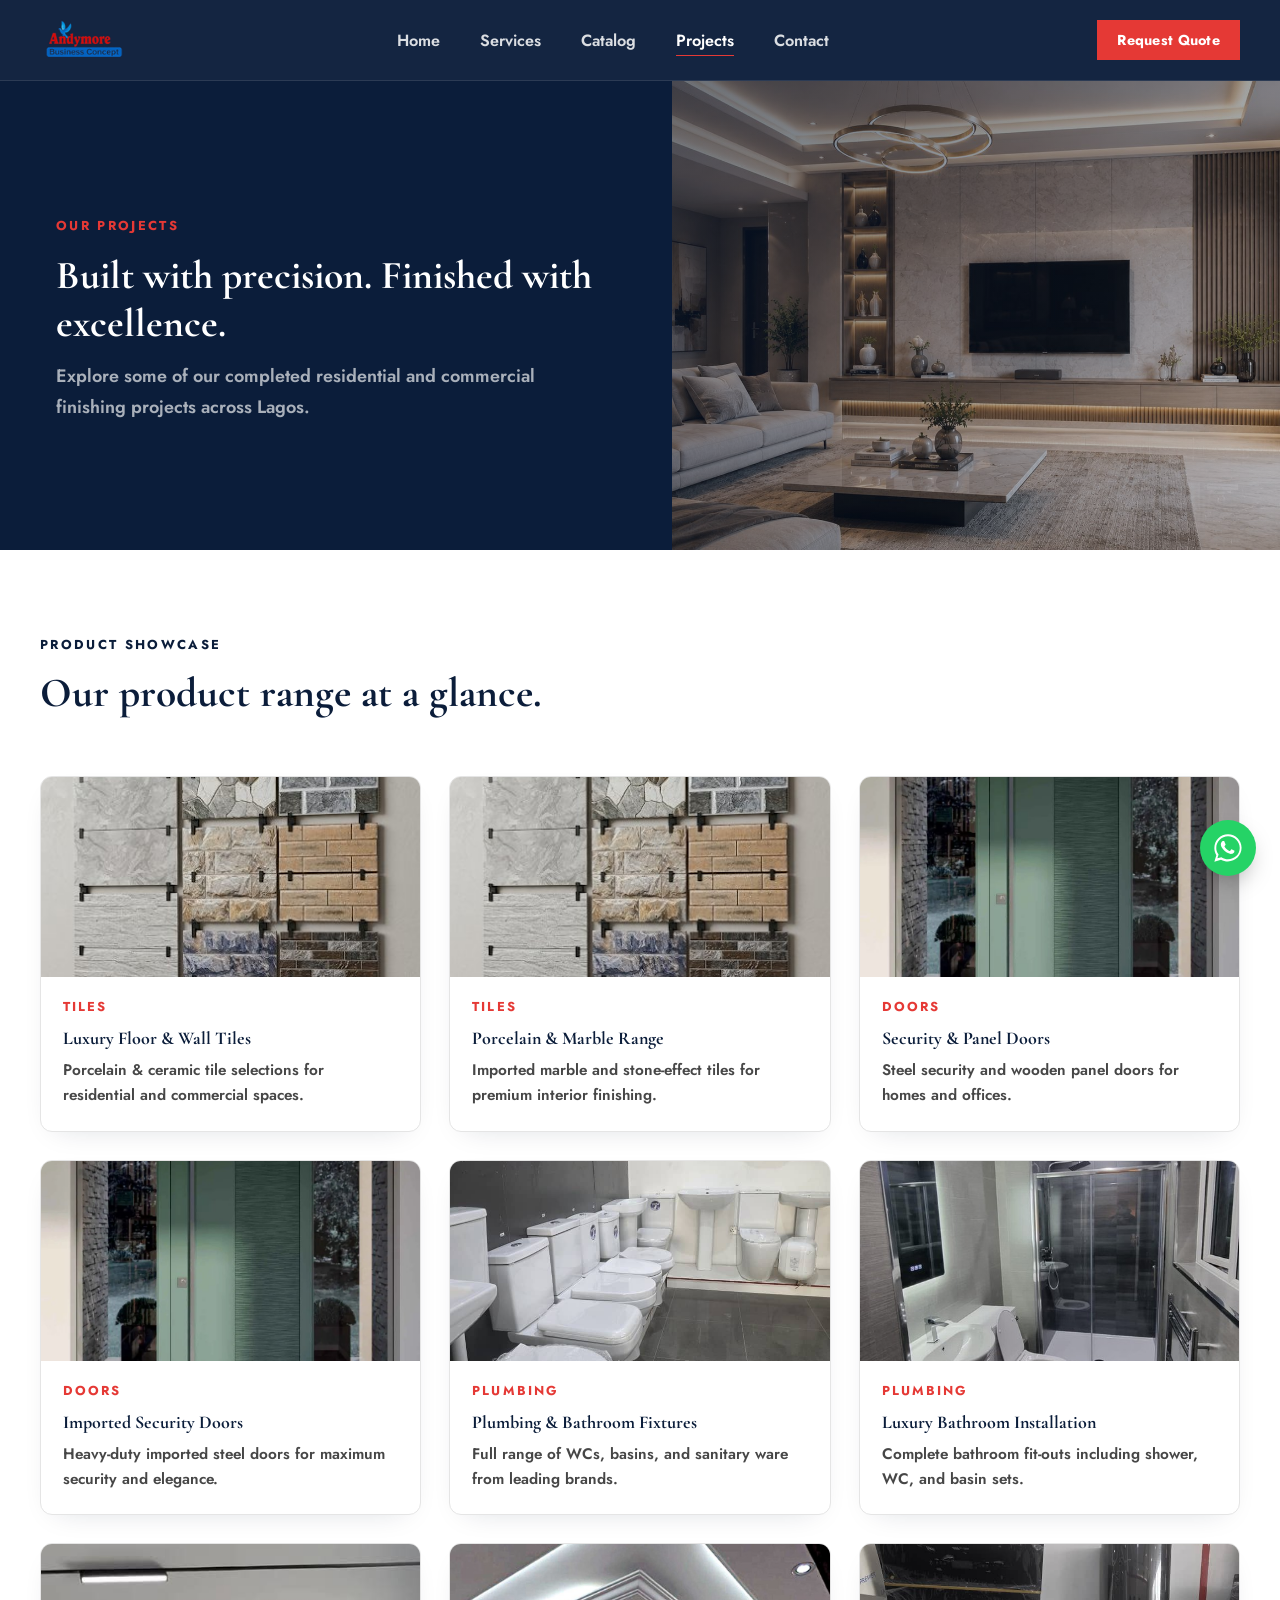
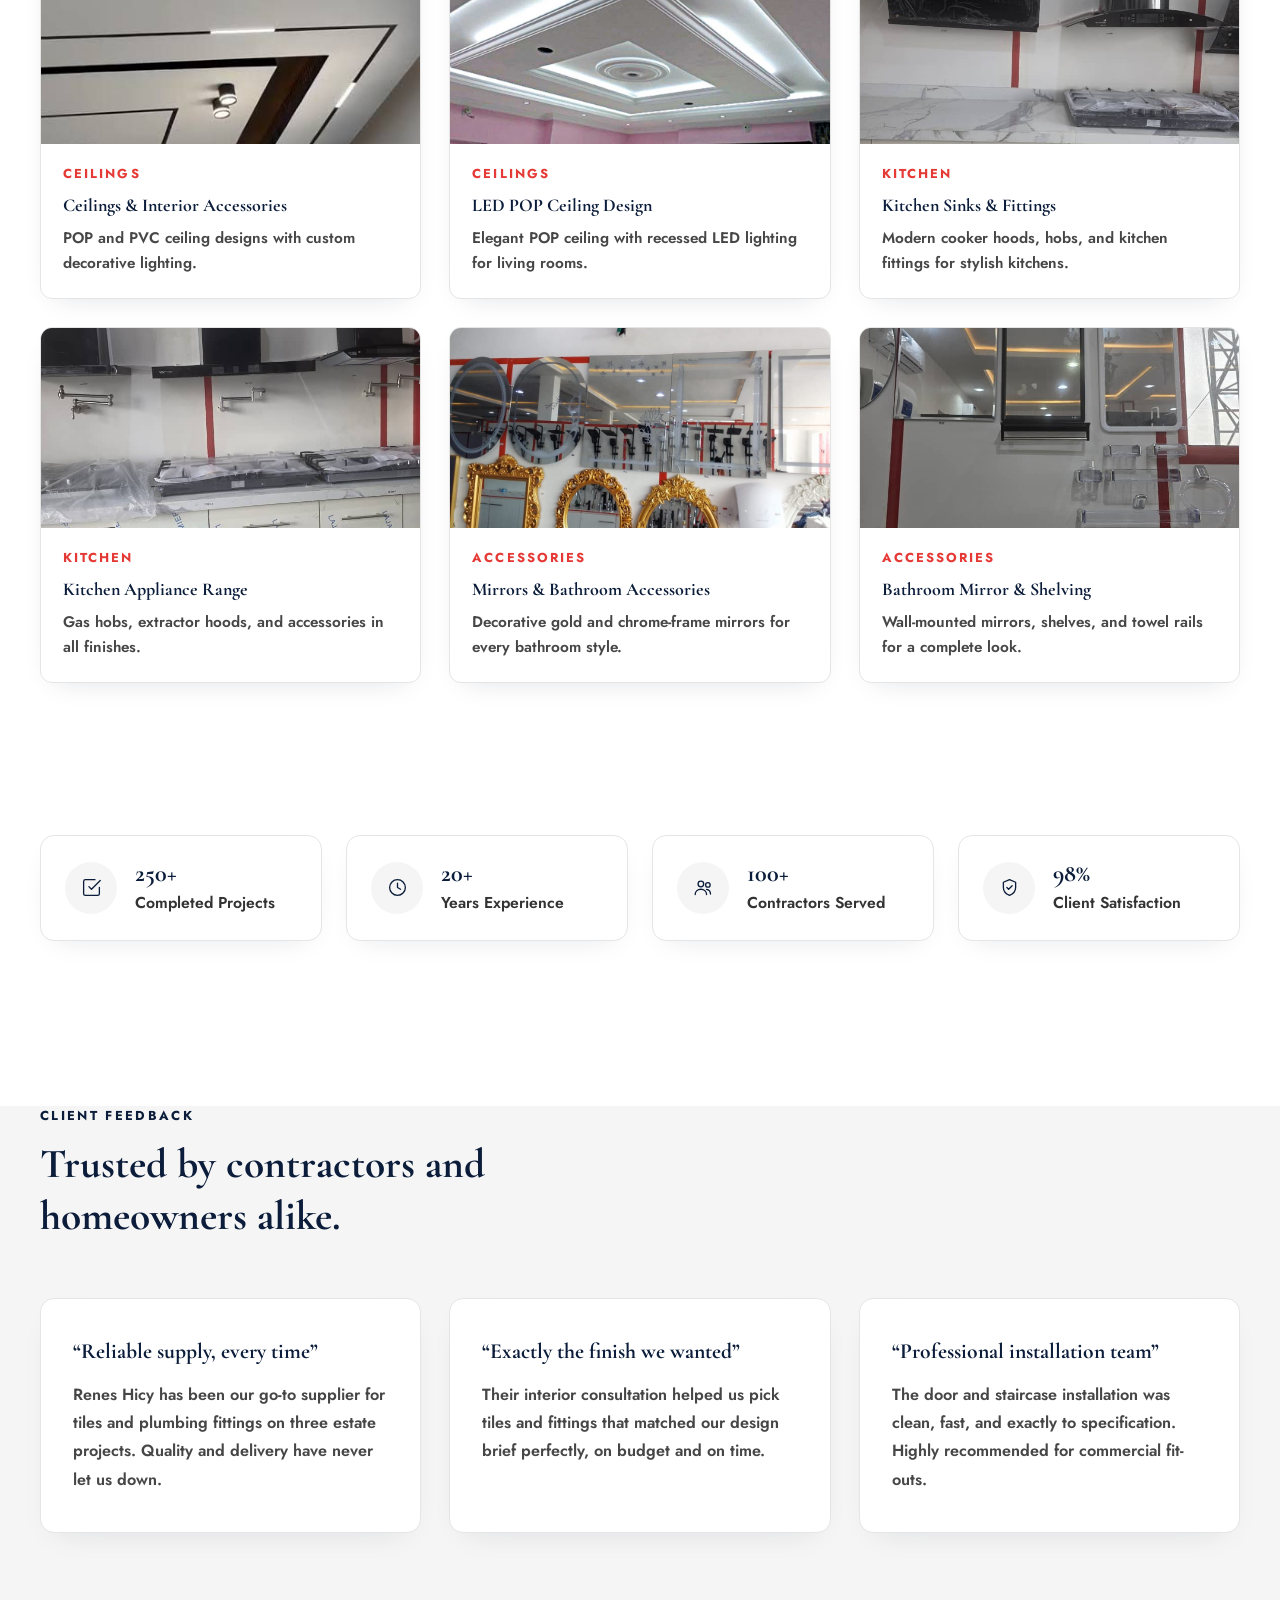
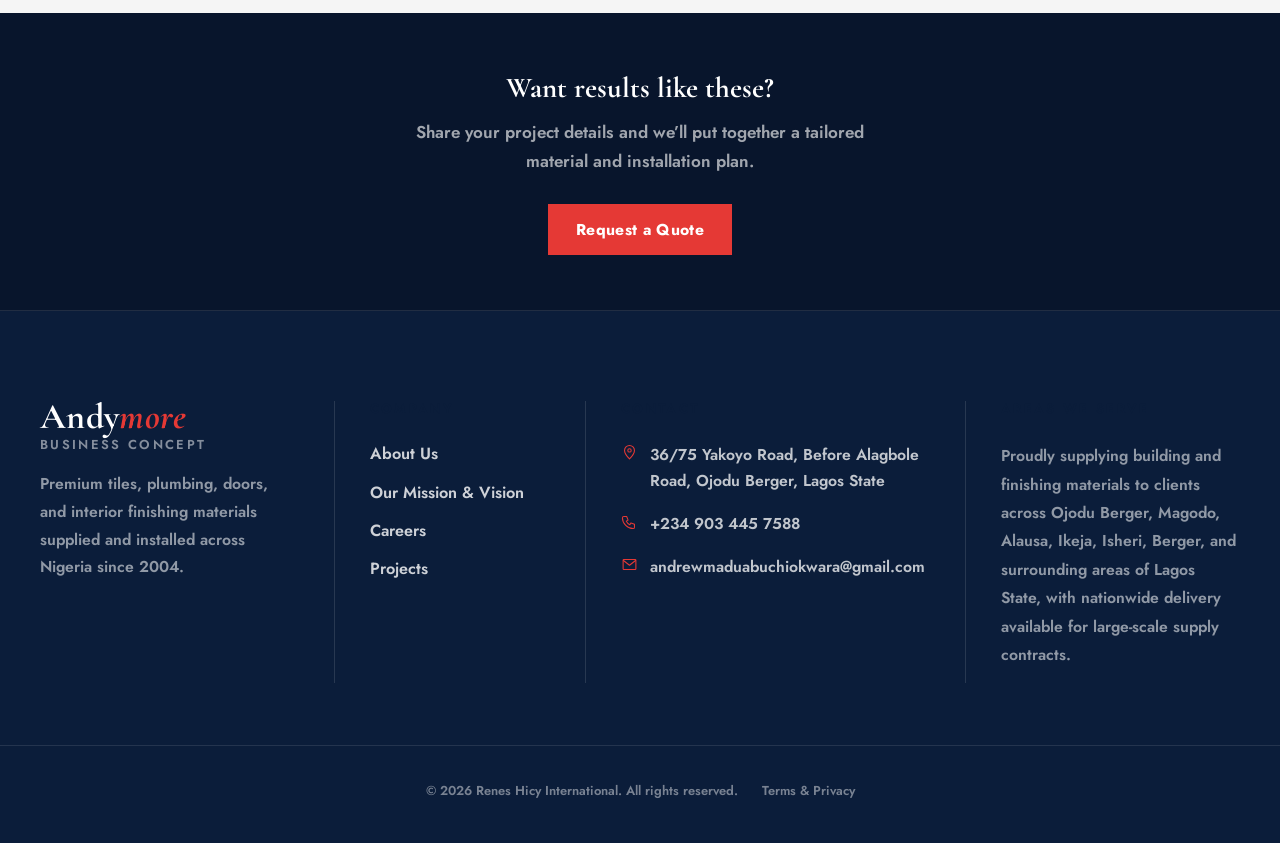
<file: projects.html>
<!DOCTYPE html>
<html lang="en">
<head>
<meta charset="UTF-8" />
<meta name="viewport" content="width=device-width, initial-scale=1.0" />
<title>Projects — Renes Hicy International</title>
<meta name="description" content="Recent supply and installation projects completed by Renes Hicy International for residential, hospitality, and commercial clients." />
<link rel="preconnect" href="https://fonts.googleapis.com">
<link href="https://fonts.googleapis.com/css2?family=Cormorant+Garamond:ital,wght@0,400;0,500;0,600;0,700;1,500;1,600&family=Jost:wght@300;400;500;600;700&display=swap" rel="stylesheet">
<link rel="stylesheet" href="styles.css">

</head>

<body>
<header class="nav">
  <div class="wrap nav-inner">
    <a href="index.html" class="logo">
      <img src="images/logo.png" alt="Andymore Business Concept" class="logo-img">
    </a>

    <ul class="nav-links">
      <li><a href="index.html">Home</a></li><li><a href="services.html">Services</a></li><li><a href="catalog.html">Catalog</a></li><li><a href="projects.html" class="active-link">Projects</a></li><li><a href="contact.html">Contact</a></li>
    </ul>

    <div class="nav-cta">
      <a class="btn btn-brass" style="padding:10px 20px; font-size:.8rem;" href="quote.html">Request Quote</a>
    </div>

    <button class="nav-toggle" id="navToggle" aria-label="Toggle navigation menu" aria-expanded="false">
      <span class="hamburger-box">
        <span class="hamburger-line"></span>
        <span class="hamburger-line"></span>
        <span class="hamburger-line"></span>
      </span>
    </button>
  </div>

  <div class="mobile-overlay" id="mobileOverlay"></div>

  <div class="mobile-menu" id="mobileMenu">
    <div class="mobile-menu-header">
      <img src="images/logo.png" alt="Andymore Business Concept" class="logo-img">
      <button class="mobile-menu-close" id="mobileMenuClose" aria-label="Close menu">
        <svg viewBox="0 0 24 24" fill="none" stroke="currentColor" stroke-width="2"><path d="M6 6l12 12M18 6L6 18" stroke-linecap="round"/></svg>
      </button>
    </div>
    <nav class="mobile-menu-links">
      <a href="index.html">
        <svg viewBox="0 0 24 24" fill="none" stroke="currentColor" stroke-width="1.5"><path d="M4 11.5 12 4l8 7.5" stroke-linecap="round" stroke-linejoin="round"/><path d="M6 10v9h12v-9" stroke-linejoin="round"/></svg>
        Home
      </a>
      <a href="services.html">
        <svg viewBox="0 0 24 24" fill="none" stroke="currentColor" stroke-width="1.5"><rect x="3" y="3" width="7" height="7" rx="1"/><rect x="14" y="3" width="7" height="7" rx="1"/><rect x="3" y="14" width="7" height="7" rx="1"/><rect x="14" y="14" width="7" height="7" rx="1"/></svg>
        Services
      </a>
      <a href="catalog.html">
        <svg viewBox="0 0 24 24" fill="none" stroke="currentColor" stroke-width="1.5"><path d="M4 6h16M4 10h16M4 14h10" stroke-linecap="round"/></svg>
        Catalog
      </a>
      <a href="projects.html" class="active-link">
        <svg viewBox="0 0 24 24" fill="none" stroke="currentColor" stroke-width="1.5"><rect x="2" y="3" width="20" height="14" rx="1"/><path d="M8 21h8M12 17v4" stroke-linecap="round"/></svg>
        Projects
      </a>
      <a href="contact.html">
        <svg viewBox="0 0 24 24" fill="none" stroke="currentColor" stroke-width="1.5"><path d="M4 5h4l2 5-2.5 1.5a11 11 0 0 0 5 5L14 14l5 2v4a2 2 0 0 1-2 2C9.5 22 2 14.5 2 7a2 2 0 0 1 2-2Z" stroke-linejoin="round"/></svg>
        Contact
      </a>
    </nav>
    <div class="mobile-menu-divider"></div>
    <div class="mobile-menu-cta">
      <a class="btn btn-brass" href="quote.html">Request a Quote</a>
    </div>
    <div class="mobile-menu-social">
      <a class="mobile-social-icon" href="https://wa.me/2349034457588" target="_blank" rel="noopener" aria-label="WhatsApp">
        <svg viewBox="0 0 32 32" fill="currentColor"><path d="M16 .4C7.4.4.4 7.4.4 16c0 3 .8 5.8 2.3 8.2L.4 31.6l7.6-2.2c2.3 1.3 5 2 7.9 2 8.6 0 15.6-7 15.6-15.6S24.6.4 16 .4Zm0 28.4c-2.6 0-5-.7-7.1-2l-.5-.3-4.5 1.3 1.3-4.4-.3-.5C3.4 21 2.6 18.5 2.6 16c0-7.4 6-13.4 13.4-13.4S29.4 8.6 29.4 16 23.4 28.8 16 28.8Zm7.3-9.9c-.4-.2-2.3-1.1-2.7-1.3-.4-.1-.6-.2-.9.2-.3.4-1 1.3-1.3 1.5-.2.2-.5.3-.9.1-1.2-.5-2.5-1.3-3.6-2.5-1-1.1-1.6-2-1.9-2.5-.2-.4 0-.6.2-.8l.6-.7c.2-.2.3-.4.4-.7.1-.3 0-.5-.1-.7-.1-.2-.9-2.2-1.2-2.9-.3-.7-.6-.6-.9-.6h-.7c-.3 0-.7.1-1 .5-.4.4-1.5 1.4-1.5 3.4s1.5 4 1.8 4.3c.2.3 2.6 4 6.4 5.5 3.8 1.5 3.8 1 4.5.9.7-.1 2.3-.9 2.6-1.8.3-.9.3-1.7.2-1.8-.1-.2-.4-.3-.8-.5Z"/></svg>
      </a>
      <a class="mobile-social-icon" href="#" aria-label="Instagram">
        <svg viewBox="0 0 24 24" fill="none" stroke="currentColor" stroke-width="1.5"><rect x="2" y="2" width="20" height="20" rx="5"/><circle cx="12" cy="12" r="4"/><circle cx="17.5" cy="6.5" r="1" fill="currentColor" stroke="none"/></svg>
      </a>
      <a class="mobile-social-icon" href="#" aria-label="LinkedIn">
        <svg viewBox="0 0 24 24" fill="currentColor"><path d="M16 8a6 6 0 0 1 6 6v7h-4v-7a2 2 0 0 0-2-2 2 2 0 0 0-2 2v7h-4v-7a6 6 0 0 1 6-6zM2 9h4v12H2z"/><circle cx="4" cy="4" r="2"/></svg>
      </a>
    </div>
  </div>
</header>

<section class="page-header page-header-split">
  <div class="page-header-grid">
    <div class="page-header-text">
      <p class="eyebrow">Our Projects</p>
      <h1 class="font-display">Built with precision. Finished with excellence.</h1>
      <p>Explore some of our completed residential and commercial finishing projects across Lagos.</p>
    </div>
    <div class="page-header-image">
      <img src="images/hero-living-room.jpg" alt="Completed interior finishing project">
    </div>
  </div>
</section>

<section class="section" style="padding-top:72px;">
  <div class="wrap">
    <div class="section-head">
      <p class="eyebrow">Product Showcase</p>
      <h2 class="font-display">Our product range at a glance.</h2>
    </div>
    <div class="projects-showcase-grid">
      <div class="project-card"><div class="project-card-img"><img src="images/cat-tiles.jpg" alt="Luxury Floor & Wall Tiles" loading="lazy"></div><div class="project-card-info"><span class="cat2-label">Tiles</span><h3 class="font-display">Luxury Floor &amp; Wall Tiles</h3><p>Porcelain &amp; ceramic tile selections for residential and commercial spaces.</p></div></div>
      <div class="project-card"><div class="project-card-img"><img src="images/tile-1.jpg" alt="Porcelain tiles" loading="lazy"></div><div class="project-card-info"><span class="cat2-label">Tiles</span><h3 class="font-display">Porcelain &amp; Marble Range</h3><p>Imported marble and stone-effect tiles for premium interior finishing.</p></div></div>
      <div class="project-card"><div class="project-card-img"><img src="images/cat-doors.jpg" alt="Security & Panel Doors" loading="lazy"></div><div class="project-card-info"><span class="cat2-label">Doors</span><h3 class="font-display">Security &amp; Panel Doors</h3><p>Steel security and wooden panel doors for homes and offices.</p></div></div>
      <div class="project-card"><div class="project-card-img"><img src="images/door-5.jpg" alt="Modern security door" loading="lazy"></div><div class="project-card-info"><span class="cat2-label">Doors</span><h3 class="font-display">Imported Security Doors</h3><p>Heavy-duty imported steel doors for maximum security and elegance.</p></div></div>
      <div class="project-card"><div class="project-card-img"><img src="images/cat-plumbing.jpg" alt="Plumbing & Bathroom Fixtures" loading="lazy"></div><div class="project-card-info"><span class="cat2-label">Plumbing</span><h3 class="font-display">Plumbing &amp; Bathroom Fixtures</h3><p>Full range of WCs, basins, and sanitary ware from leading brands.</p></div></div>
      <div class="project-card"><div class="project-card-img"><img src="images/plumb-6.jpg" alt="Luxury bathroom installation" loading="lazy"></div><div class="project-card-info"><span class="cat2-label">Plumbing</span><h3 class="font-display">Luxury Bathroom Installation</h3><p>Complete bathroom fit-outs including shower, WC, and basin sets.</p></div></div>
      <div class="project-card"><div class="project-card-img"><img src="images/cat-ceilings.jpg" alt="Ceilings" loading="lazy"></div><div class="project-card-info"><span class="cat2-label">Ceilings</span><h3 class="font-display">Ceilings &amp; Interior Accessories</h3><p>POP and PVC ceiling designs with custom decorative lighting.</p></div></div>
      <div class="project-card"><div class="project-card-img"><img src="images/ceiling-2.jpg" alt="POP ceiling design" loading="lazy"></div><div class="project-card-info"><span class="cat2-label">Ceilings</span><h3 class="font-display">LED POP Ceiling Design</h3><p>Elegant POP ceiling with recessed LED lighting for living rooms.</p></div></div>
      <div class="project-card"><div class="project-card-img"><img src="images/kitchen-main.jpg" alt="Kitchen Sinks & Fittings" loading="lazy"></div><div class="project-card-info"><span class="cat2-label">Kitchen</span><h3 class="font-display">Kitchen Sinks &amp; Fittings</h3><p>Modern cooker hoods, hobs, and kitchen fittings for stylish kitchens.</p></div></div>
      <div class="project-card"><div class="project-card-img"><img src="images/kitchen-new-2.jpg" alt="Kitchen appliances" loading="lazy"></div><div class="project-card-info"><span class="cat2-label">Kitchen</span><h3 class="font-display">Kitchen Appliance Range</h3><p>Gas hobs, extractor hoods, and accessories in all finishes.</p></div></div>
      <div class="project-card"><div class="project-card-img"><img src="images/mirror-new-1.jpg" alt="Mirrors & Bathroom Accessories" loading="lazy"></div><div class="project-card-info"><span class="cat2-label">Accessories</span><h3 class="font-display">Mirrors &amp; Bathroom Accessories</h3><p>Decorative gold and chrome-frame mirrors for every bathroom style.</p></div></div>
      <div class="project-card"><div class="project-card-img"><img src="images/mirror-new-4.jpg" alt="Bathroom mirror accessories" loading="lazy"></div><div class="project-card-info"><span class="cat2-label">Accessories</span><h3 class="font-display">Bathroom Mirror &amp; Shelving</h3><p>Wall-mounted mirrors, shelves, and towel rails for a complete look.</p></div></div>
    </div>
  </div>
</section>

<section class="section" style="padding-top:0;">
  <div class="wrap">
    <div class="stats-grid">
      <div class="metric">
        <div class="metric-icon"><svg viewBox="0 0 24 24" fill="none" stroke="currentColor" stroke-width="1.5"><path d="M9 11l3 3L22 4" stroke-linecap="round" stroke-linejoin="round"/><path d="M21 12v7a2 2 0 0 1-2 2H5a2 2 0 0 1-2-2V5a2 2 0 0 1 2-2h11" stroke-linecap="round" stroke-linejoin="round"/></svg></div>
        <div>
          <p class="font-display metric-value">250+</p>
          <p class="metric-label">Completed Projects</p>
        </div>
      </div>
      <div class="metric">
        <div class="metric-icon"><svg viewBox="0 0 24 24" fill="none" stroke="currentColor" stroke-width="1.5"><circle cx="12" cy="12" r="9"/><path d="M12 7v5l3.5 2" stroke-linecap="round" stroke-linejoin="round"/></svg></div>
        <div>
          <p class="font-display metric-value">20+</p>
          <p class="metric-label">Years Experience</p>
        </div>
      </div>
      <div class="metric">
        <div class="metric-icon"><svg viewBox="0 0 24 24" fill="none" stroke="currentColor" stroke-width="1.5"><circle cx="9" cy="8" r="3.2"/><path d="M2.5 20c0-3.6 2.9-6 6.5-6s6.5 2.4 6.5 6" stroke-linecap="round"/><circle cx="17" cy="9" r="2.6"/><path d="M15.5 14.2c2.6.4 4.5 2.3 4.5 5.3" stroke-linecap="round"/></svg></div>
        <div>
          <p class="font-display metric-value">100+</p>
          <p class="metric-label">Contractors Served</p>
        </div>
      </div>
      <div class="metric">
        <div class="metric-icon"><svg viewBox="0 0 24 24" fill="none" stroke="currentColor" stroke-width="1.5"><path d="M12 3l7 3v6c0 5-3.5 7.6-7 9-3.5-1.4-7-4-7-9V6l7-3Z" stroke-linejoin="round"/><path d="M9 12l2 2 4-4" stroke-linecap="round" stroke-linejoin="round"/></svg></div>
        <div>
          <p class="font-display metric-value">98%</p>
          <p class="metric-label">Client Satisfaction</p>
        </div>
      </div>
    </div>
  </div>
</section>

<section class="section services" style="padding-top:0;">
  <div class="wrap">
    <div class="section-head">
      <p class="eyebrow">Client Feedback</p>
      <h2 class="font-display">Trusted by contractors and homeowners alike.</h2>
    </div>
    <div class="services-grid">
      <div class="service-card">
        <h3 class="font-display">&ldquo;Reliable supply, every time&rdquo;</h3>
        <p>Renes Hicy has been our go-to supplier for tiles and plumbing fittings on three estate projects. Quality and delivery have never let us down.</p>
      </div>
      <div class="service-card">
        <h3 class="font-display">&ldquo;Exactly the finish we wanted&rdquo;</h3>
        <p>Their interior consultation helped us pick tiles and fittings that matched our design brief perfectly, on budget and on time.</p>
      </div>
      <div class="service-card">
        <h3 class="font-display">&ldquo;Professional installation team&rdquo;</h3>
        <p>The door and staircase installation was clean, fast, and exactly to specification. Highly recommended for commercial fit-outs.</p>
      </div>
    </div>
  </div>
</section>

<section class="cta-strip">
  <div class="wrap">
    <h2 class="font-display">Want results like these?</h2>
    <p>Share your project details and we&rsquo;ll put together a tailored material and installation plan.</p>
    <a class="btn btn-brass" href="contact.html">Request a Quote</a>
  </div>
</section>
<footer>
  <div class="wrap footer-grid">
    <div class="footer-brand footer-col">
      <div class="footer-brand-name">
        <span class="footer-brand-andy">Andy<em>more</em></span>
        <span class="footer-brand-sub">Business Concept</span>
      </div>
      <p>Premium tiles, plumbing, doors, and interior finishing materials supplied and installed across Nigeria since 2004.</p>
    </div>

    <div class="footer-col">
      <h4 class="eyebrow">Company</h4>
      <ul>
        <li><a href="services.html#about">About Us</a></li>
        <li><a href="services.html#about">Our Mission &amp; Vision</a></li>
        <li><a href="contact.html">Careers</a></li>
        <li><a href="projects.html">Projects</a></li>
      </ul>
    </div>

    <div class="footer-col">
      <h4 class="eyebrow">Contact</h4>
      <ul class="footer-contact-list">
        <li>
          <svg viewBox="0 0 24 24" fill="none" stroke="currentColor" stroke-width="1.5"><path d="M12 21s7-7.2 7-12a7 7 0 1 0-14 0c0 4.8 7 12 7 12Z" stroke-linejoin="round"/><circle cx="12" cy="9" r="2.4"/></svg>
          <span>36/75 Yakoyo Road, Before Alagbole Road, Ojodu Berger, Lagos State</span>
        </li>
        <li>
          <svg viewBox="0 0 24 24" fill="none" stroke="currentColor" stroke-width="1.5"><path d="M4 5h4l2 5-2.5 1.5a11 11 0 0 0 5 5L14 14l5 2v4a2 2 0 0 1-2 2C9.5 22 2 14.5 2 7a2 2 0 0 1 2-2Z" stroke-linejoin="round"/></svg>
          <span>+234 903 445 7588</span>
        </li>
        <li>
          <svg viewBox="0 0 24 24" fill="none" stroke="currentColor" stroke-width="1.5"><rect x="3" y="5" width="18" height="14" rx="1"/><path d="M3 6l9 7 9-7" stroke-linejoin="round"/></svg>
          <span>andrewmaduabuchiokwara@gmail.com</span>
        </li>
      </ul>
    </div>

    <div class="areas footer-col">
      <h4 class="eyebrow">Areas We Serve</h4>
      <p>Proudly supplying building and finishing materials to clients across Ojodu Berger, Magodo, Alausa, Ikeja, Isheri, Berger, and surrounding areas of Lagos State, with nationwide delivery available for large-scale supply contracts.</p>
    </div>
  </div>

  <div class="wrap footer-bottom">
    <p>&copy; <span id="year"></span> Renes Hicy International. All rights reserved.</p>
    <p>Terms &amp; Privacy</p>
  </div>
</footer>


<a class="whatsapp-float" href="https://wa.me/2349034457588" target="_blank" rel="noopener" aria-label="Chat with us on WhatsApp">
  <svg viewBox="0 0 32 32" fill="currentColor" aria-hidden="true"><path d="M16 .4C7.4.4.4 7.4.4 16c0 3 .8 5.8 2.3 8.2L.4 31.6l7.6-2.2c2.3 1.3 5 2 7.9 2 8.6 0 15.6-7 15.6-15.6S24.6.4 16 .4Zm0 28.4c-2.6 0-5-.7-7.1-2l-.5-.3-4.5 1.3 1.3-4.4-.3-.5C3.4 21 2.6 18.5 2.6 16c0-7.4 6-13.4 13.4-13.4S29.4 8.6 29.4 16 23.4 28.8 16 28.8Zm7.3-9.9c-.4-.2-2.3-1.1-2.7-1.3-.4-.1-.6-.2-.9.2-.3.4-1 1.3-1.3 1.5-.2.2-.5.3-.9.1-1.2-.5-2.5-1.3-3.6-2.5-1-1.1-1.6-2-1.9-2.5-.2-.4 0-.6.2-.8l.6-.7c.2-.2.3-.4.4-.7.1-.3 0-.5-.1-.7-.1-.2-.9-2.2-1.2-2.9-.3-.7-.6-.6-.9-.6h-.7c-.3 0-.7.1-1 .5-.4.4-1.5 1.4-1.5 3.4s1.5 4 1.8 4.3c.2.3 2.6 4 6.4 5.5 3.8 1.5 3.8 1 4.5.9.7-.1 2.3-.9 2.6-1.8.3-.9.3-1.7.2-1.8-.1-.2-.4-.3-.8-.5Z"/></svg>
</a>

<script src="script.js"></script>
</body>
</html>
</file>
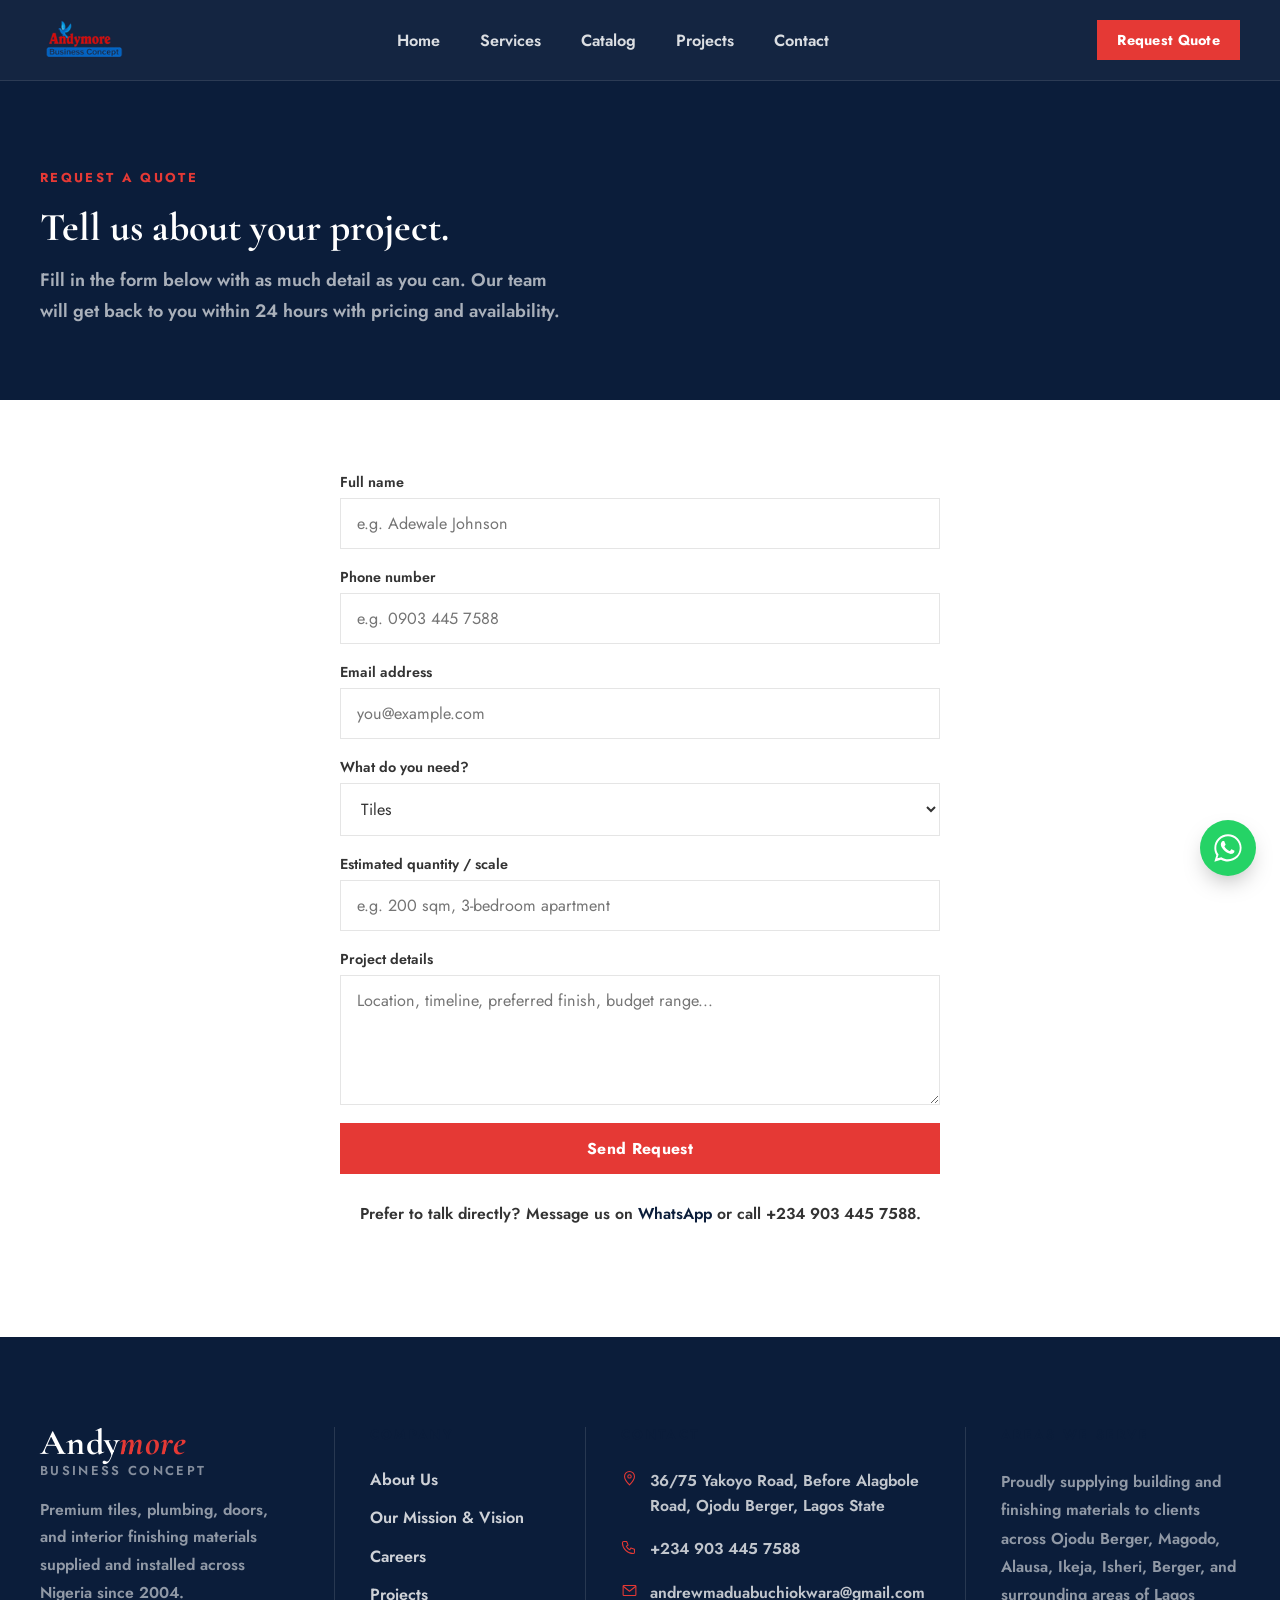
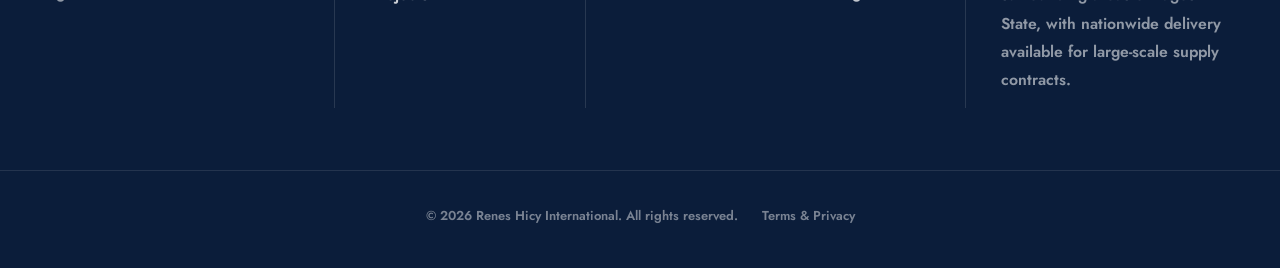
<file: quote.html>
<!DOCTYPE html>
<html lang="en">
<head>
<meta charset="UTF-8" />
<meta name="viewport" content="width=device-width, initial-scale=1.0" />
<title>Request a Quote — Renes Hicy International</title>
<meta name="description" content="Request a quote from Renes Hicy International for tiles, doors, plumbing fixtures, ceilings, or custom project supply." />
<link rel="preconnect" href="https://fonts.googleapis.com">
<link href="https://fonts.googleapis.com/css2?family=Cormorant+Garamond:ital,wght@0,400;0,500;0,600;0,700;1,500;1,600&family=Jost:wght@300;400;500;600;700&display=swap" rel="stylesheet">
<link rel="stylesheet" href="styles.css">

</head>

<body>
<header class="nav">
  <div class="wrap nav-inner">
    <a href="index.html" class="logo">
      <img src="images/logo.png" alt="Andymore Business Concept" class="logo-img">
    </a>

    <ul class="nav-links">
      <li><a href="index.html">Home</a></li><li><a href="services.html">Services</a></li><li><a href="catalog.html">Catalog</a></li><li><a href="projects.html">Projects</a></li><li><a href="contact.html">Contact</a></li>
    </ul>

    <div class="nav-cta">
      <a class="btn btn-brass" style="padding:10px 20px; font-size:.8rem;" href="quote.html">Request Quote</a>
    </div>

    <button class="nav-toggle" id="navToggle" aria-label="Toggle navigation menu" aria-expanded="false">
      <span class="hamburger-box">
        <span class="hamburger-line"></span>
        <span class="hamburger-line"></span>
        <span class="hamburger-line"></span>
      </span>
    </button>
  </div>

  <div class="mobile-overlay" id="mobileOverlay"></div>

  <div class="mobile-menu" id="mobileMenu">
    <div class="mobile-menu-header">
      <img src="images/logo.png" alt="Andymore Business Concept" class="logo-img">
      <button class="mobile-menu-close" id="mobileMenuClose" aria-label="Close menu">
        <svg viewBox="0 0 24 24" fill="none" stroke="currentColor" stroke-width="2"><path d="M6 6l12 12M18 6L6 18" stroke-linecap="round"/></svg>
      </button>
    </div>
    <nav class="mobile-menu-links">
      <a href="index.html">
        <svg viewBox="0 0 24 24" fill="none" stroke="currentColor" stroke-width="1.5"><path d="M4 11.5 12 4l8 7.5" stroke-linecap="round" stroke-linejoin="round"/><path d="M6 10v9h12v-9" stroke-linejoin="round"/></svg>
        Home
      </a>
      <a href="services.html">
        <svg viewBox="0 0 24 24" fill="none" stroke="currentColor" stroke-width="1.5"><rect x="3" y="3" width="7" height="7" rx="1"/><rect x="14" y="3" width="7" height="7" rx="1"/><rect x="3" y="14" width="7" height="7" rx="1"/><rect x="14" y="14" width="7" height="7" rx="1"/></svg>
        Services
      </a>
      <a href="catalog.html">
        <svg viewBox="0 0 24 24" fill="none" stroke="currentColor" stroke-width="1.5"><path d="M4 6h16M4 10h16M4 14h10" stroke-linecap="round"/></svg>
        Catalog
      </a>
      <a href="projects.html">
        <svg viewBox="0 0 24 24" fill="none" stroke="currentColor" stroke-width="1.5"><rect x="2" y="3" width="20" height="14" rx="1"/><path d="M8 21h8M12 17v4" stroke-linecap="round"/></svg>
        Projects
      </a>
      <a href="contact.html">
        <svg viewBox="0 0 24 24" fill="none" stroke="currentColor" stroke-width="1.5"><path d="M4 5h4l2 5-2.5 1.5a11 11 0 0 0 5 5L14 14l5 2v4a2 2 0 0 1-2 2C9.5 22 2 14.5 2 7a2 2 0 0 1 2-2Z" stroke-linejoin="round"/></svg>
        Contact
      </a>
    </nav>
    <div class="mobile-menu-divider"></div>
    <div class="mobile-menu-cta">
      <a class="btn btn-brass" href="quote.html">Request a Quote</a>
    </div>
    <div class="mobile-menu-social">
      <a class="mobile-social-icon" href="https://wa.me/2349034457588" target="_blank" rel="noopener" aria-label="WhatsApp">
        <svg viewBox="0 0 32 32" fill="currentColor"><path d="M16 .4C7.4.4.4 7.4.4 16c0 3 .8 5.8 2.3 8.2L.4 31.6l7.6-2.2c2.3 1.3 5 2 7.9 2 8.6 0 15.6-7 15.6-15.6S24.6.4 16 .4Zm0 28.4c-2.6 0-5-.7-7.1-2l-.5-.3-4.5 1.3 1.3-4.4-.3-.5C3.4 21 2.6 18.5 2.6 16c0-7.4 6-13.4 13.4-13.4S29.4 8.6 29.4 16 23.4 28.8 16 28.8Zm7.3-9.9c-.4-.2-2.3-1.1-2.7-1.3-.4-.1-.6-.2-.9.2-.3.4-1 1.3-1.3 1.5-.2.2-.5.3-.9.1-1.2-.5-2.5-1.3-3.6-2.5-1-1.1-1.6-2-1.9-2.5-.2-.4 0-.6.2-.8l.6-.7c.2-.2.3-.4.4-.7.1-.3 0-.5-.1-.7-.1-.2-.9-2.2-1.2-2.9-.3-.7-.6-.6-.9-.6h-.7c-.3 0-.7.1-1 .5-.4.4-1.5 1.4-1.5 3.4s1.5 4 1.8 4.3c.2.3 2.6 4 6.4 5.5 3.8 1.5 3.8 1 4.5.9.7-.1 2.3-.9 2.6-1.8.3-.9.3-1.7.2-1.8-.1-.2-.4-.3-.8-.5Z"/></svg>
      </a>
      <a class="mobile-social-icon" href="#" aria-label="Instagram">
        <svg viewBox="0 0 24 24" fill="none" stroke="currentColor" stroke-width="1.5"><rect x="2" y="2" width="20" height="20" rx="5"/><circle cx="12" cy="12" r="4"/><circle cx="17.5" cy="6.5" r="1" fill="currentColor" stroke="none"/></svg>
      </a>
      <a class="mobile-social-icon" href="#" aria-label="LinkedIn">
        <svg viewBox="0 0 24 24" fill="currentColor"><path d="M16 8a6 6 0 0 1 6 6v7h-4v-7a2 2 0 0 0-2-2 2 2 0 0 0-2 2v7h-4v-7a6 6 0 0 1 6-6zM2 9h4v12H2z"/><circle cx="4" cy="4" r="2"/></svg>
      </a>
    </div>
  </div>
</header>

<section class="page-header">
  <div class="wrap">
    <p class="eyebrow">Request a Quote</p>
    <h1 class="font-display">Tell us about your project.</h1>
    <p>Fill in the form below with as much detail as you can. Our team will get back to you within 24 hours with pricing and availability.</p>
  </div>
</section>

<section class="section" style="padding-top:72px;">
  <div class="wrap" style="max-width:680px; margin:0 auto;">
    <form class="contact-form" id="quoteForm" action="https://formsubmit.co/andrewmaduabuchiokwara@gmail.com" method="POST">
      <input type="hidden" name="_subject" value="New Quote Request — Renes Hicy Website">
      <input type="hidden" name="_template" value="table">
      <input type="hidden" name="_captcha" value="false">
      <div class="field">
        <label for="name">Full name</label>
        <input type="text" id="name" name="name" placeholder="e.g. Adewale Johnson" required>
      </div>
      <div class="field">
        <label for="phone">Phone number</label>
        <input type="tel" id="phone" name="phone" placeholder="e.g. 0903 445 7588" required>
      </div>
      <div class="field">
        <label for="email">Email address</label>
        <input type="email" id="email" name="email" placeholder="you@example.com">
      </div>
      <div class="field">
        <label for="category">What do you need?</label>
        <select id="category" name="category">
          <option>Tiles</option>
          <option>Doors</option>
          <option>Plumbing Fixtures</option>
          <option>Ceilings &amp; Accessories</option>
          <option>Custom Project Supply</option>
          <option>Other</option>
        </select>
      </div>
      <div class="field">
        <label for="quantity">Estimated quantity / scale</label>
        <input type="text" id="quantity" name="quantity" placeholder="e.g. 200 sqm, 3-bedroom apartment">
      </div>
      <div class="field">
        <label for="message">Project details</label>
        <textarea id="message" name="message" placeholder="Location, timeline, preferred finish, budget range..."></textarea>
      </div>
      <button type="submit" class="btn btn-brass" style="justify-content:center;">Send Request</button>
      <div class="form-success" id="formSuccess">
        ✓ &nbsp; Your message has been sent! We'll get back to you within 24 hours.
      </div>
    </form>

    <p style="text-align:center; color:var(--text-body); font-size:.875rem; margin-top:28px;">
      Prefer to talk directly? Message us on
      <a href="https://wa.me/2349034457588" target="_blank" rel="noopener" style="color:var(--primary); font-weight:600;">WhatsApp</a>
      or call +234 903 445 7588.
    </p>
  </div>
</section>

<a class="whatsapp-float" href="https://wa.me/2349034457588" target="_blank" rel="noopener" aria-label="Chat with us on WhatsApp">
  <svg viewBox="0 0 32 32" fill="currentColor" aria-hidden="true"><path d="M16 .4C7.4.4.4 7.4.4 16c0 3 .8 5.8 2.3 8.2L.4 31.6l7.6-2.2c2.3 1.3 5 2 7.9 2 8.6 0 15.6-7 15.6-15.6S24.6.4 16 .4Zm0 28.4c-2.6 0-5-.7-7.1-2l-.5-.3-4.5 1.3 1.3-4.4-.3-.5C3.4 21 2.6 18.5 2.6 16c0-7.4 6-13.4 13.4-13.4S29.4 8.6 29.4 16 23.4 28.8 16 28.8Zm7.3-9.9c-.4-.2-2.3-1.1-2.7-1.3-.4-.1-.6-.2-.9.2-.3.4-1 1.3-1.3 1.5-.2.2-.5.3-.9.1-1.2-.5-2.5-1.3-3.6-2.5-1-1.1-1.6-2-1.9-2.5-.2-.4 0-.6.2-.8l.6-.7c.2-.2.3-.4.4-.7.1-.3 0-.5-.1-.7-.1-.2-.9-2.2-1.2-2.9-.3-.7-.6-.6-.9-.6h-.7c-.3 0-.7.1-1 .5-.4.4-1.5 1.4-1.5 3.4s1.5 4 1.8 4.3c.2.3 2.6 4 6.4 5.5 3.8 1.5 3.8 1 4.5.9.7-.1 2.3-.9 2.6-1.8.3-.9.3-1.7.2-1.8-.1-.2-.4-.3-.8-.5Z"/></svg>
</a>
<footer>
  <div class="wrap footer-grid">
    <div class="footer-brand footer-col">
      <div class="footer-brand-name">
        <span class="footer-brand-andy">Andy<em>more</em></span>
        <span class="footer-brand-sub">Business Concept</span>
      </div>
      <p>Premium tiles, plumbing, doors, and interior finishing materials supplied and installed across Nigeria since 2004.</p>
    </div>

    <div class="footer-col">
      <h4 class="eyebrow">Company</h4>
      <ul>
        <li><a href="services.html#about">About Us</a></li>
        <li><a href="services.html#about">Our Mission &amp; Vision</a></li>
        <li><a href="contact.html">Careers</a></li>
        <li><a href="projects.html">Projects</a></li>
      </ul>
    </div>

    <div class="footer-col">
      <h4 class="eyebrow">Contact</h4>
      <ul class="footer-contact-list">
        <li>
          <svg viewBox="0 0 24 24" fill="none" stroke="currentColor" stroke-width="1.5"><path d="M12 21s7-7.2 7-12a7 7 0 1 0-14 0c0 4.8 7 12 7 12Z" stroke-linejoin="round"/><circle cx="12" cy="9" r="2.4"/></svg>
          <span>36/75 Yakoyo Road, Before Alagbole Road, Ojodu Berger, Lagos State</span>
        </li>
        <li>
          <svg viewBox="0 0 24 24" fill="none" stroke="currentColor" stroke-width="1.5"><path d="M4 5h4l2 5-2.5 1.5a11 11 0 0 0 5 5L14 14l5 2v4a2 2 0 0 1-2 2C9.5 22 2 14.5 2 7a2 2 0 0 1 2-2Z" stroke-linejoin="round"/></svg>
          <span>+234 903 445 7588</span>
        </li>
        <li>
          <svg viewBox="0 0 24 24" fill="none" stroke="currentColor" stroke-width="1.5"><rect x="3" y="5" width="18" height="14" rx="1"/><path d="M3 6l9 7 9-7" stroke-linejoin="round"/></svg>
          <span>andrewmaduabuchiokwara@gmail.com</span>
        </li>
      </ul>
    </div>

    <div class="areas footer-col">
      <h4 class="eyebrow">Areas We Serve</h4>
      <p>Proudly supplying building and finishing materials to clients across Ojodu Berger, Magodo, Alausa, Ikeja, Isheri, Berger, and surrounding areas of Lagos State, with nationwide delivery available for large-scale supply contracts.</p>
    </div>
  </div>

  <div class="wrap footer-bottom">
    <p>&copy; <span id="year"></span> Renes Hicy International. All rights reserved.</p>
    <p>Terms &amp; Privacy</p>
  </div>
</footer>

<script src="script.js"></script>
</body>
</html>
</file>
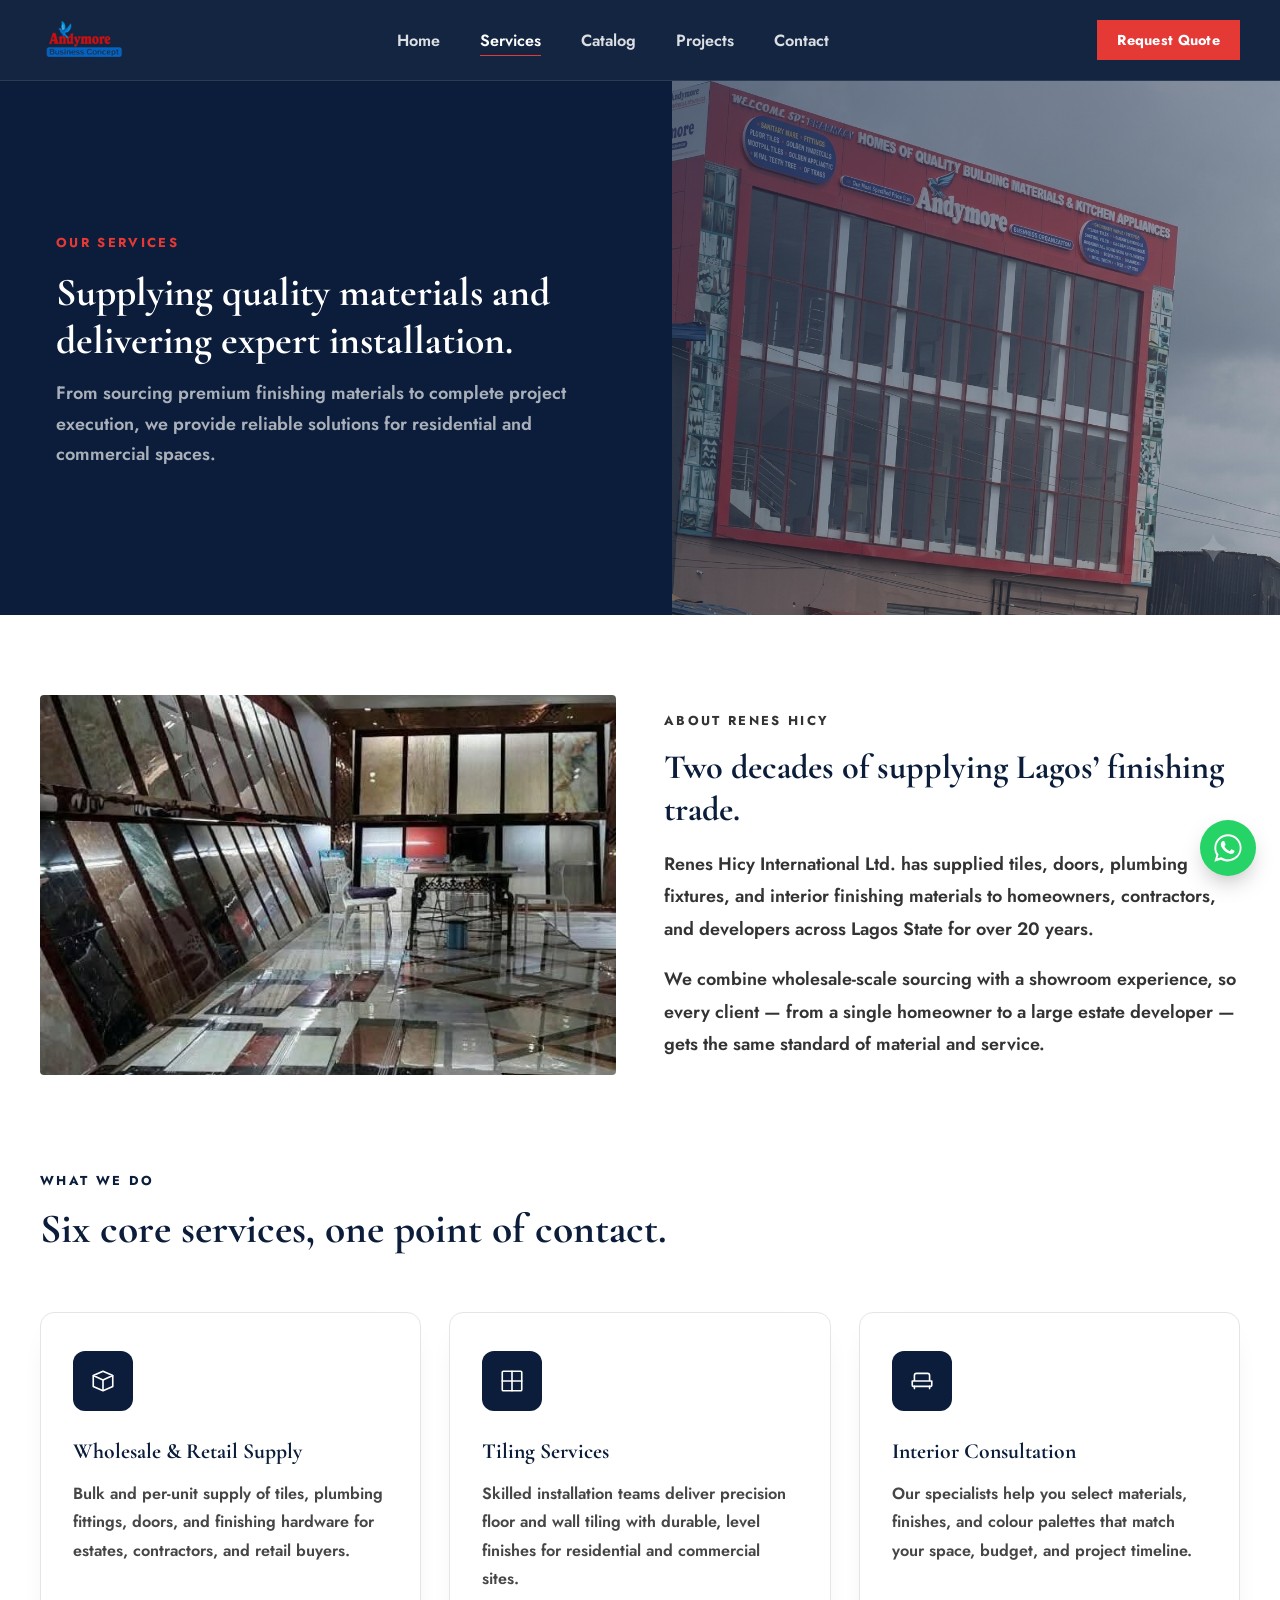
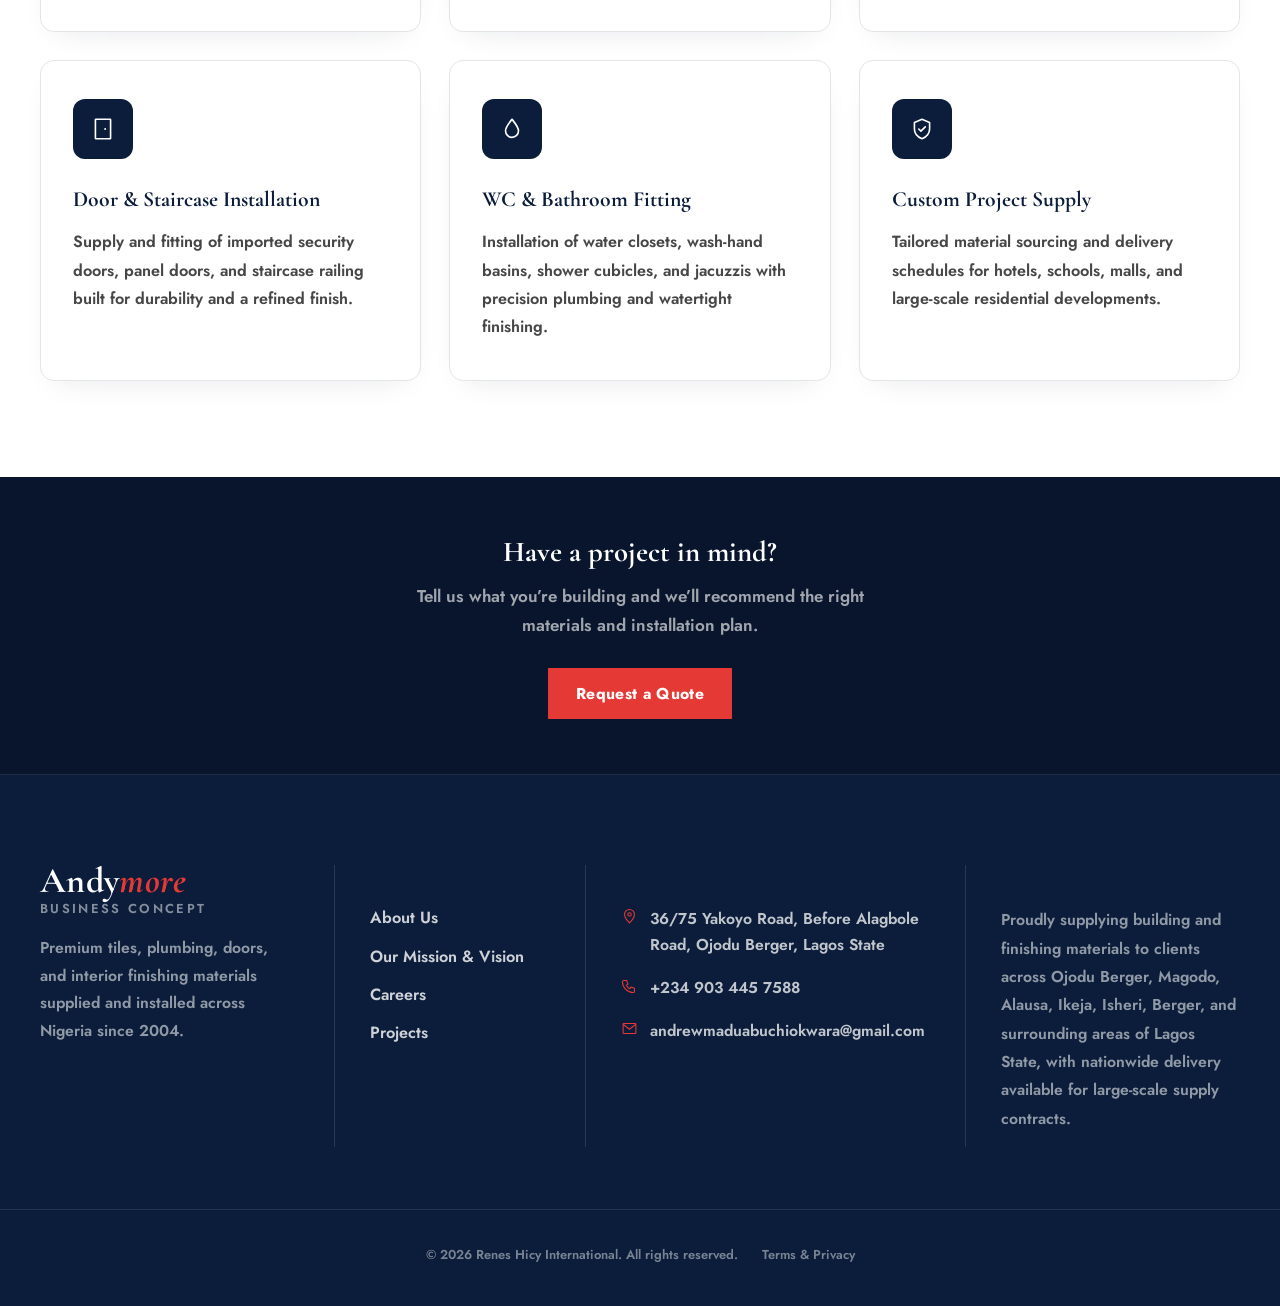
<file: services.html>
<!DOCTYPE html>
<html lang="en">
<head>
<meta charset="UTF-8" />
<meta name="viewport" content="width=device-width, initial-scale=1.0" />
<title>Services — Renes Hicy International</title>
<meta name="description" content="Wholesale supply, tiling, plumbing, door installation, and interior consultation services from Renes Hicy International." />
<link rel="preconnect" href="https://fonts.googleapis.com">
<link href="https://fonts.googleapis.com/css2?family=Cormorant+Garamond:ital,wght@0,400;0,500;0,600;0,700;1,500;1,600&family=Jost:wght@300;400;500;600;700&display=swap" rel="stylesheet">
<link rel="stylesheet" href="styles.css">

</head>

<body>
<header class="nav">
  <div class="wrap nav-inner">
    <a href="index.html" class="logo">
      <img src="images/logo.png" alt="Andymore Business Concept" class="logo-img">
    </a>

    <ul class="nav-links">
      <li><a href="index.html">Home</a></li><li><a href="services.html" class="active-link">Services</a></li><li><a href="catalog.html">Catalog</a></li><li><a href="projects.html">Projects</a></li><li><a href="contact.html">Contact</a></li>
    </ul>

    <div class="nav-cta">
      <a class="btn btn-brass" style="padding:10px 20px; font-size:.8rem;" href="quote.html">Request Quote</a>
    </div>

    <button class="nav-toggle" id="navToggle" aria-label="Toggle navigation menu" aria-expanded="false">
      <span class="hamburger-box">
        <span class="hamburger-line"></span>
        <span class="hamburger-line"></span>
        <span class="hamburger-line"></span>
      </span>
    </button>
  </div>

  <div class="mobile-overlay" id="mobileOverlay"></div>

  <div class="mobile-menu" id="mobileMenu">
    <div class="mobile-menu-header">
      <img src="images/logo.png" alt="Andymore Business Concept" class="logo-img">
      <button class="mobile-menu-close" id="mobileMenuClose" aria-label="Close menu">
        <svg viewBox="0 0 24 24" fill="none" stroke="currentColor" stroke-width="2"><path d="M6 6l12 12M18 6L6 18" stroke-linecap="round"/></svg>
      </button>
    </div>
    <nav class="mobile-menu-links">
      <a href="index.html">
        <svg viewBox="0 0 24 24" fill="none" stroke="currentColor" stroke-width="1.5"><path d="M4 11.5 12 4l8 7.5" stroke-linecap="round" stroke-linejoin="round"/><path d="M6 10v9h12v-9" stroke-linejoin="round"/></svg>
        Home
      </a>
      <a href="services.html" class="active-link">
        <svg viewBox="0 0 24 24" fill="none" stroke="currentColor" stroke-width="1.5"><rect x="3" y="3" width="7" height="7" rx="1"/><rect x="14" y="3" width="7" height="7" rx="1"/><rect x="3" y="14" width="7" height="7" rx="1"/><rect x="14" y="14" width="7" height="7" rx="1"/></svg>
        Services
      </a>
      <a href="catalog.html">
        <svg viewBox="0 0 24 24" fill="none" stroke="currentColor" stroke-width="1.5"><path d="M4 6h16M4 10h16M4 14h10" stroke-linecap="round"/></svg>
        Catalog
      </a>
      <a href="projects.html">
        <svg viewBox="0 0 24 24" fill="none" stroke="currentColor" stroke-width="1.5"><rect x="2" y="3" width="20" height="14" rx="1"/><path d="M8 21h8M12 17v4" stroke-linecap="round"/></svg>
        Projects
      </a>
      <a href="contact.html">
        <svg viewBox="0 0 24 24" fill="none" stroke="currentColor" stroke-width="1.5"><path d="M4 5h4l2 5-2.5 1.5a11 11 0 0 0 5 5L14 14l5 2v4a2 2 0 0 1-2 2C9.5 22 2 14.5 2 7a2 2 0 0 1 2-2Z" stroke-linejoin="round"/></svg>
        Contact
      </a>
    </nav>
    <div class="mobile-menu-divider"></div>
    <div class="mobile-menu-cta">
      <a class="btn btn-brass" href="quote.html">Request a Quote</a>
    </div>
    <div class="mobile-menu-social">
      <a class="mobile-social-icon" href="https://wa.me/2349034457588" target="_blank" rel="noopener" aria-label="WhatsApp">
        <svg viewBox="0 0 32 32" fill="currentColor"><path d="M16 .4C7.4.4.4 7.4.4 16c0 3 .8 5.8 2.3 8.2L.4 31.6l7.6-2.2c2.3 1.3 5 2 7.9 2 8.6 0 15.6-7 15.6-15.6S24.6.4 16 .4Zm0 28.4c-2.6 0-5-.7-7.1-2l-.5-.3-4.5 1.3 1.3-4.4-.3-.5C3.4 21 2.6 18.5 2.6 16c0-7.4 6-13.4 13.4-13.4S29.4 8.6 29.4 16 23.4 28.8 16 28.8Zm7.3-9.9c-.4-.2-2.3-1.1-2.7-1.3-.4-.1-.6-.2-.9.2-.3.4-1 1.3-1.3 1.5-.2.2-.5.3-.9.1-1.2-.5-2.5-1.3-3.6-2.5-1-1.1-1.6-2-1.9-2.5-.2-.4 0-.6.2-.8l.6-.7c.2-.2.3-.4.4-.7.1-.3 0-.5-.1-.7-.1-.2-.9-2.2-1.2-2.9-.3-.7-.6-.6-.9-.6h-.7c-.3 0-.7.1-1 .5-.4.4-1.5 1.4-1.5 3.4s1.5 4 1.8 4.3c.2.3 2.6 4 6.4 5.5 3.8 1.5 3.8 1 4.5.9.7-.1 2.3-.9 2.6-1.8.3-.9.3-1.7.2-1.8-.1-.2-.4-.3-.8-.5Z"/></svg>
      </a>
      <a class="mobile-social-icon" href="#" aria-label="Instagram">
        <svg viewBox="0 0 24 24" fill="none" stroke="currentColor" stroke-width="1.5"><rect x="2" y="2" width="20" height="20" rx="5"/><circle cx="12" cy="12" r="4"/><circle cx="17.5" cy="6.5" r="1" fill="currentColor" stroke="none"/></svg>
      </a>
      <a class="mobile-social-icon" href="#" aria-label="LinkedIn">
        <svg viewBox="0 0 24 24" fill="currentColor"><path d="M16 8a6 6 0 0 1 6 6v7h-4v-7a2 2 0 0 0-2-2 2 2 0 0 0-2 2v7h-4v-7a6 6 0 0 1 6-6zM2 9h4v12H2z"/><circle cx="4" cy="4" r="2"/></svg>
      </a>
    </div>
  </div>
</header>

<section class="page-header page-header-split">
  <div class="page-header-grid">
    <div class="page-header-text">
      <p class="eyebrow">Our Services</p>
      <h1 class="font-display">Supplying quality materials and delivering expert installation.</h1>
      <p>From sourcing premium finishing materials to complete project execution, we provide reliable solutions for residential and commercial spaces.</p>
    </div>
    <div class="page-header-image">
      <img src="images/hero-storefront.jpg" alt="Renes Hicy International storefront">
    </div>
  </div>
</section>

<section class="section" id="about" style="padding-top:80px;">
  <div class="wrap">
    <div class="about-split">
      <div class="img-frame">
        <img src="images/tile-showroom.jpg" alt="Renes Hicy tile showroom interior" loading="lazy">
      </div>
      <div>
        <p class="eyebrow">About Renes Hicy</p>
        <h2 class="font-display">Two decades of supplying Lagos&rsquo; finishing trade.</h2>
        <p>Renes Hicy International Ltd. has supplied tiles, doors, plumbing fixtures, and interior finishing materials to homeowners, contractors, and developers across Lagos State for over 20 years.</p>
        <p>We combine wholesale-scale sourcing with a showroom experience, so every client — from a single homeowner to a large estate developer — gets the same standard of material and service.</p>
      </div>
    </div>

    <div class="section-head">
      <p class="eyebrow">What We Do</p>
      <h2 class="font-display">Six core services, one point of contact.</h2>
    </div>

    <div class="services-grid">
      <div class="service-card">
        <div class="service-icon"><svg viewBox="0 0 24 24" fill="none" stroke="currentColor" stroke-width="1.5"><path d="M3 7l9-4 9 4-9 4-9-4Z" stroke-linejoin="round"/><path d="M3 7v10l9 4 9-4V7" stroke-linejoin="round"/><path d="M12 11v10" stroke-linejoin="round"/></svg></div>
        <h3 class="font-display">Wholesale &amp; Retail Supply</h3>
        <p>Bulk and per-unit supply of tiles, plumbing fittings, doors, and finishing hardware for estates, contractors, and retail buyers.</p>
      </div>
      <div class="service-card">
        <div class="service-icon"><svg viewBox="0 0 24 24" fill="none" stroke="currentColor" stroke-width="1.5"><rect x="3" y="3" width="18" height="18" rx="1"/><path d="M12 3v18M3 12h18" stroke-linecap="round"/></svg></div>
        <h3 class="font-display">Tiling Services</h3>
        <p>Skilled installation teams deliver precision floor and wall tiling with durable, level finishes for residential and commercial sites.</p>
      </div>
      <div class="service-card">
        <div class="service-icon"><svg viewBox="0 0 24 24" fill="none" stroke="currentColor" stroke-width="1.5"><path d="M5 12V7a2 2 0 0 1 2-2h10a2 2 0 0 1 2 2v5" stroke-linejoin="round"/><path d="M3 12h18v4a1 1 0 0 1-1 1H4a1 1 0 0 1-1-1v-4Z" stroke-linejoin="round"/><path d="M5 17v2M19 17v2" stroke-linecap="round"/></svg></div>
        <h3 class="font-display">Interior Consultation</h3>
        <p>Our specialists help you select materials, finishes, and colour palettes that match your space, budget, and project timeline.</p>
      </div>
      <div class="service-card">
        <div class="service-icon"><svg viewBox="0 0 24 24" fill="none" stroke="currentColor" stroke-width="1.5"><rect x="5" y="3" width="14" height="18" rx="0.5"/><circle cx="14" cy="12" r="0.9" fill="currentColor" stroke="none"/></svg></div>
        <h3 class="font-display">Door &amp; Staircase Installation</h3>
        <p>Supply and fitting of imported security doors, panel doors, and staircase railing built for durability and a refined finish.</p>
      </div>
      <div class="service-card">
        <div class="service-icon"><svg viewBox="0 0 24 24" fill="none" stroke="currentColor" stroke-width="1.5"><path d="M12 3c3.2 4 6 7.4 6 10.7A6 6 0 0 1 6 13.7C6 10.4 8.8 7 12 3Z" stroke-linejoin="round"/></svg></div>
        <h3 class="font-display">WC &amp; Bathroom Fitting</h3>
        <p>Installation of water closets, wash-hand basins, shower cubicles, and jacuzzis with precision plumbing and watertight finishing.</p>
      </div>
      <div class="service-card">
        <div class="service-icon"><svg viewBox="0 0 24 24" fill="none" stroke="currentColor" stroke-width="1.5"><path d="M12 3l7 3v6c0 5-3.5 7.6-7 9-3.5-1.4-7-4-7-9V6l7-3Z" stroke-linejoin="round"/><path d="M9 12l2 2 4-4" stroke-linecap="round" stroke-linejoin="round"/></svg></div>
        <h3 class="font-display">Custom Project Supply</h3>
        <p>Tailored material sourcing and delivery schedules for hotels, schools, malls, and large-scale residential developments.</p>
      </div>
    </div>
  </div>
</section>

<section class="cta-strip">
  <div class="wrap">
    <h2 class="font-display">Have a project in mind?</h2>
    <p>Tell us what you&rsquo;re building and we&rsquo;ll recommend the right materials and installation plan.</p>
    <a class="btn btn-brass" href="contact.html">Request a Quote</a>
  </div>
</section>
<footer>
  <div class="wrap footer-grid">
    <div class="footer-brand footer-col">
      <div class="footer-brand-name">
        <span class="footer-brand-andy">Andy<em>more</em></span>
        <span class="footer-brand-sub">Business Concept</span>
      </div>
      <p>Premium tiles, plumbing, doors, and interior finishing materials supplied and installed across Nigeria since 2004.</p>
    </div>

    <div class="footer-col">
      <h4 class="eyebrow">Company</h4>
      <ul>
        <li><a href="services.html#about">About Us</a></li>
        <li><a href="services.html#about">Our Mission &amp; Vision</a></li>
        <li><a href="contact.html">Careers</a></li>
        <li><a href="projects.html">Projects</a></li>
      </ul>
    </div>

    <div class="footer-col">
      <h4 class="eyebrow">Contact</h4>
      <ul class="footer-contact-list">
        <li>
          <svg viewBox="0 0 24 24" fill="none" stroke="currentColor" stroke-width="1.5"><path d="M12 21s7-7.2 7-12a7 7 0 1 0-14 0c0 4.8 7 12 7 12Z" stroke-linejoin="round"/><circle cx="12" cy="9" r="2.4"/></svg>
          <span>36/75 Yakoyo Road, Before Alagbole Road, Ojodu Berger, Lagos State</span>
        </li>
        <li>
          <svg viewBox="0 0 24 24" fill="none" stroke="currentColor" stroke-width="1.5"><path d="M4 5h4l2 5-2.5 1.5a11 11 0 0 0 5 5L14 14l5 2v4a2 2 0 0 1-2 2C9.5 22 2 14.5 2 7a2 2 0 0 1 2-2Z" stroke-linejoin="round"/></svg>
          <span>+234 903 445 7588</span>
        </li>
        <li>
          <svg viewBox="0 0 24 24" fill="none" stroke="currentColor" stroke-width="1.5"><rect x="3" y="5" width="18" height="14" rx="1"/><path d="M3 6l9 7 9-7" stroke-linejoin="round"/></svg>
          <span>andrewmaduabuchiokwara@gmail.com</span>
        </li>
      </ul>
    </div>

    <div class="areas footer-col">
      <h4 class="eyebrow">Areas We Serve</h4>
      <p>Proudly supplying building and finishing materials to clients across Ojodu Berger, Magodo, Alausa, Ikeja, Isheri, Berger, and surrounding areas of Lagos State, with nationwide delivery available for large-scale supply contracts.</p>
    </div>
  </div>

  <div class="wrap footer-bottom">
    <p>&copy; <span id="year"></span> Renes Hicy International. All rights reserved.</p>
    <p>Terms &amp; Privacy</p>
  </div>
</footer>


<a class="whatsapp-float" href="https://wa.me/2349034457588" target="_blank" rel="noopener" aria-label="Chat with us on WhatsApp">
  <svg viewBox="0 0 32 32" fill="currentColor" aria-hidden="true"><path d="M16 .4C7.4.4.4 7.4.4 16c0 3 .8 5.8 2.3 8.2L.4 31.6l7.6-2.2c2.3 1.3 5 2 7.9 2 8.6 0 15.6-7 15.6-15.6S24.6.4 16 .4Zm0 28.4c-2.6 0-5-.7-7.1-2l-.5-.3-4.5 1.3 1.3-4.4-.3-.5C3.4 21 2.6 18.5 2.6 16c0-7.4 6-13.4 13.4-13.4S29.4 8.6 29.4 16 23.4 28.8 16 28.8Zm7.3-9.9c-.4-.2-2.3-1.1-2.7-1.3-.4-.1-.6-.2-.9.2-.3.4-1 1.3-1.3 1.5-.2.2-.5.3-.9.1-1.2-.5-2.5-1.3-3.6-2.5-1-1.1-1.6-2-1.9-2.5-.2-.4 0-.6.2-.8l.6-.7c.2-.2.3-.4.4-.7.1-.3 0-.5-.1-.7-.1-.2-.9-2.2-1.2-2.9-.3-.7-.6-.6-.9-.6h-.7c-.3 0-.7.1-1 .5-.4.4-1.5 1.4-1.5 3.4s1.5 4 1.8 4.3c.2.3 2.6 4 6.4 5.5 3.8 1.5 3.8 1 4.5.9.7-.1 2.3-.9 2.6-1.8.3-.9.3-1.7.2-1.8-.1-.2-.4-.3-.8-.5Z"/></svg>
</a>

<script src="script.js"></script>
</body>
</html>
</file>
<file: styles.css>
/* ============================================================
     DESIGN TOKENS — Brand palette (Navy / Light Gray / Red / White)
     ------------------------------------------------------------
     --primary       : #0B1D3A  navy blue (headings, navbar, footer, links)
     --primary-deep  : #08152C  darker navy (navy-on-navy hover/secondary surfaces)
     --accent        : #E53935  red (buttons, link hover, accents)
     --accent-deep   : #C62828  darker red (button hover)
     --bg-white      : #FFFFFF  main background / hero background
     --bg-light      : #F5F5F5  alternate/neutral section background
     --text-body     : #333333  body text on white/light backgrounds
     --text-on-dark  : #FFFFFF  text on navy backgrounds
     --border-light  : #E5E5E5  hairline borders on light backgrounds / cards

     Type: Cormorant Garamond (display, classy serif) + Jost (body/UI)

     Signature element: "The Swatch Rail" — a strip of material
     swatch tiles (marble / brass / walnut / porcelain / slate /
     bronze) used as the section divider throughout the page.
     ============================================================ */
  :root{
    --primary:#0B1D3A;
    --primary-deep:#08152C;
    --accent:#E53935;
    --accent-deep:#C62828;
    --bg-white:#FFFFFF;
    --bg-light:#F5F5F5;
    --text-body:#333333;
    --text-on-dark:#FFFFFF;
    --border-light:#E5E5E5;
    --shadow-soft: 0 24px 48px -24px rgba(11,29,58,0.25);
    --shadow-strong: 0 30px 60px -30px rgba(11,29,58,0.35);
  }

  *{ box-sizing:border-box; }
  html{ scroll-behavior:smooth; overflow-x:hidden; font-size:18px; }
  body{
    margin:0;
    overflow-x:hidden;
    font-family:'Jost', sans-serif;
    font-weight:600;
    background:var(--bg-white);
    color:var(--text-body);
    -webkit-font-smoothing:antialiased;
  }
  img{ max-width:100%; display:block; }
  a{ color:inherit; text-decoration:none; }
  button{ font-family:inherit; cursor:pointer; border:none; background:none; }
  h1,h2,h3,h4{ font-weight:700; color:var(--primary); }
  .font-display{ font-family:'Cormorant Garamond', serif; font-weight:700; color:var(--primary); }
  .eyebrow{
    font-size:.72rem;
    font-weight:700;
    letter-spacing:.18em;
    text-transform:uppercase;
    color:var(--primary);
  }
  .wrap{ max-width:1280px; margin:0 auto; padding:0 24px; }
  @media(min-width:1024px){ .wrap{ padding:0 40px; } }

  /* ---------- buttons ---------- */
  .btn{
    display:inline-flex; align-items:center; gap:8px;
    padding:14px 28px;
    font-weight:700;
    font-size:.875rem;
    letter-spacing:.02em;
    transition:all .3s ease;
    white-space:nowrap;
  }
  .btn-brass{
    background:var(--accent); color:var(--text-on-dark);
  }
  .btn-brass:hover{ background:var(--accent-deep); color:var(--text-on-dark); }
  .btn-ghost{
    border:1px solid rgba(255,255,255,.5); color:#fff;
  }
  .btn-ghost:hover{ border-color:var(--accent); color:var(--accent); }
  .btn-link{
    color:var(--primary); font-weight:600; font-size:.875rem;
    border-bottom:1px solid var(--primary); padding-bottom:4px;
    transition:color .3s ease;
  }
  .btn-link:hover{ color:var(--accent); border-color:var(--accent); }
  .btn svg{ width:16px; height:16px; transition:transform .3s ease; }
  .btn-brass:hover svg{ transform:translateX(2px); }

  /* ============================================================
     NAVBAR
     ============================================================ */
  header.nav{
    position:sticky; top:0; z-index:50;
    background:rgba(11,29,58,.96);
    backdrop-filter:blur(6px);
    border-bottom:1px solid rgba(255,255,255,.1);
  }
  .nav-inner{
    height:80px; display:flex; align-items:center; justify-content:space-between;
  }
  .logo{ display:flex; align-items:center; }
  .logo-img{ height:42px; width:auto; display:block; }
  .footer-logo-img{ height:38px; width:auto; display:block; margin-bottom:14px; }

  .nav-links{
    display:none; list-style:none; gap:40px; margin:0; padding:0;
    color:rgba(255,255,255,.85); font-size:.9rem; font-weight:600;
  }
  .nav-links a{ position:relative; padding-bottom:4px; transition:color .25s ease; }
  .nav-links a::after{
    content:''; position:absolute; left:0; bottom:0; height:1px; width:0;
    background:var(--accent); transition:width .3s ease;
  }
  .nav-links a:hover{ color:var(--accent); }
  .nav-links a:hover::after{ width:100%; }

  .nav-cta{ display:none; }

  /* Mobile hamburger — boxed 3-line icon, morphs into an X when open */
  .nav-toggle{
    display:flex;
    position:relative;
    z-index:80;
    padding:0;
  }
  .hamburger-box{
    width:34px; height:34px;
    border:1px solid rgba(255,255,255,.25);
    border-radius:6px;
    display:flex; flex-direction:column; align-items:center; justify-content:center;
    gap:5px;
    transition:background-color .25s ease, border-color .25s ease;
  }
  .nav-toggle:hover .hamburger-box{
    background:rgba(255,255,255,.08);
    border-color:rgba(255,255,255,.45);
  }
  .hamburger-line{
    width:18px; height:2px; border-radius:2px;
    background:#fff;
    transition:transform .3s ease, opacity .3s ease;
  }
  .nav-toggle.open .hamburger-line:nth-child(1){ transform:translateY(7px) rotate(45deg); }
  .nav-toggle.open .hamburger-line:nth-child(2){ opacity:0; }
  .nav-toggle.open .hamburger-line:nth-child(3){ transform:translateY(-7px) rotate(-45deg); }

  @media(min-width:1024px){
    .nav-links{ display:flex; }
    .nav-cta{ display:block; }
    .nav-toggle{ display:none; }
  }

  /* Darkened backdrop behind the slide-in mobile menu */
  /* Darkened backdrop */
  .mobile-overlay{
    position:fixed; inset:0;
    background:rgba(0,0,0,.65);
    backdrop-filter:blur(4px);
    -webkit-backdrop-filter:blur(4px);
    opacity:0;
    visibility:hidden;
    transition:opacity .35s ease, visibility .35s ease;
    z-index:60;
  }
  .mobile-overlay.open{ opacity:1; visibility:visible; }

  /* Premium right-side drawer */
  .mobile-menu{
    position:fixed;
    top:0; right:0;
    width:82%;
    max-width:340px;
    height:100vh;
    background:rgba(11,29,58,.97);
    backdrop-filter:blur(16px);
    -webkit-backdrop-filter:blur(16px);
    border-left:1px solid rgba(255,255,255,.1);
    padding:0;
    display:flex;
    flex-direction:column;
    overflow-y:auto;
    box-shadow:-12px 0 48px rgba(0,0,0,.45);
    transform:translateX(100%);
    transition:transform .38s cubic-bezier(.22,.61,.36,1);
    z-index:70;
  }
  .mobile-menu.open{ transform:translateX(0); }

  /* Header inside drawer */
  .mobile-menu-header{
    display:flex; align-items:center; justify-content:space-between;
    padding:20px 24px 16px;
    border-bottom:1px solid rgba(255,255,255,.08);
  }
  .mobile-menu-header .logo-img{ height:36px; }
  .mobile-menu-close{
    width:36px; height:36px; border:1px solid rgba(255,255,255,.2); border-radius:50%;
    display:flex; align-items:center; justify-content:center;
    color:#fff; cursor:pointer; background:none; flex:none;
    transition:background .25s ease, border-color .25s ease;
  }
  .mobile-menu-close:hover{ background:rgba(229,57,53,.2); border-color:var(--accent); }
  .mobile-menu-close svg{ width:16px; height:16px; }

  /* Nav links */
  .mobile-menu-links{
    flex:1; padding:12px 0;
  }
  .mobile-menu-links a{
    display:flex; align-items:center; gap:14px;
    color:rgba(255,255,255,.82); padding:14px 24px;
    font-size:1rem; font-weight:600;
    position:relative;
    transition:color .25s ease, background .25s ease;
  }
  .mobile-menu-links a:hover{ color:#fff; background:rgba(255,255,255,.06); }
  .mobile-menu-links a.active-link{
    color:#fff;
  }
  .mobile-menu-links a.active-link::before{
    content:''; position:absolute; left:0; top:20%; bottom:20%;
    width:3px; background:var(--accent); border-radius:0 2px 2px 0;
  }
  .mobile-menu-links a svg{
    width:18px; height:18px; color:var(--accent); flex:none; opacity:.85;
  }

  /* Divider inside drawer */
  .mobile-menu-divider{
    height:1px; background:rgba(255,255,255,.08); margin:8px 24px;
  }

  /* CTA button area */
  .mobile-menu-cta{ padding:12px 24px 8px; }
  .mobile-menu-cta .btn{
    width:100%; justify-content:center; font-size:.88rem; padding:13px;
  }

  /* Social icons row */
  .mobile-menu-social{
    display:flex; align-items:center; gap:16px;
    padding:16px 24px 28px;
    border-top:1px solid rgba(255,255,255,.08);
    margin-top:auto;
  }
  .mobile-menu-social p{
    color:rgba(255,255,255,.4); font-size:.72rem; margin:0 0 10px;
    text-transform:uppercase; letter-spacing:.1em;
  }
  .mobile-social-icon{
    width:36px; height:36px; border:1px solid rgba(255,255,255,.18); border-radius:50%;
    display:flex; align-items:center; justify-content:center;
    color:rgba(255,255,255,.6);
    transition:border-color .25s ease, color .25s ease, background .25s ease;
  }
  .mobile-social-icon:hover{ border-color:var(--accent); color:var(--accent); background:rgba(229,57,53,.1); }
  .mobile-social-icon svg{ width:16px; height:16px; }

  @media(min-width:1024px){
    .mobile-overlay{ display:none; }
    .mobile-menu{ display:none; }
  }

  /* ============================================================
     HERO — Split layout: left text, right image with diagonal divider
     ============================================================ */
  .hero{
    position:relative;
    background:var(--primary);
    overflow:hidden;
    display:flex;
    flex-direction:column;
    min-height:100vh;
  }
  @media(min-width:1024px){ .hero{ min-height:100vh; flex-direction:column; } }

  /* Full-bleed background image (right side on desktop) */
  .hero-bg-image{
    position:absolute; inset:0; z-index:0;
  }
  .hero-slide{
    position:absolute; inset:0;
    width:100%; height:100%;
    object-fit:cover; object-position:center;
    opacity:0;
    transition:opacity 1.4s ease;
  }
  .hero-slide.active{ opacity:1; }

  /* Dark overlay over the whole image */
  .hero-img-overlay{
    position:absolute; inset:0;
    background:rgba(11,29,58,.72);
    z-index:1;
  }
  @media(min-width:1024px){
    .hero-img-overlay{
      background:linear-gradient(90deg,
        rgba(11,29,58,1) 0%,
        rgba(11,29,58,.98) 40%,
        rgba(11,29,58,.55) 62%,
        rgba(11,29,58,.18) 100%
      );
    }
  }

  /* Angled red diagonal divider between left text and right image */
  .hero-diagonal{ display:none; }
  @media(min-width:1024px){
    .hero-diagonal{
      display:block;
      position:absolute; z-index:2;
      top:0; bottom:0;
      left:calc(50% - 1px);
      width:2px;
      background:linear-gradient(180deg,
        transparent 0%,
        rgba(229,57,53,.25) 15%,
        rgba(229,57,53,.88) 38%,
        rgba(229,57,53,1) 50%,
        rgba(229,57,53,.88) 62%,
        rgba(229,57,53,.25) 85%,
        transparent 100%
      );
      transform:skewX(-5deg);
      box-shadow:0 0 18px 2px rgba(229,57,53,.22), 0 0 40px 4px rgba(229,57,53,.08);
    }
  }

  /* Main hero content layout */
  .hero-layout{
    position:relative; z-index:3;
    flex:1;
    display:flex;
    align-items:center;
    padding:64px 24px 32px;
  }
  @media(min-width:640px){ .hero-layout{ padding:80px 40px 40px; } }
  @media(min-width:1024px){ .hero-layout{ padding:120px 60px 60px; max-width:54%; } }

  .hero-left{
    max-width:600px;
    animation:heroFadeUp .9s ease forwards;
  }
  @keyframes heroFadeUp{
    from{ opacity:0; transform:translateY(20px); }
    to{ opacity:1; transform:translateY(0); }
  }

  /* Badge row: "Est. 2004 ── BUILDING MATERIALS & INTERIOR FINISHING" */
  .hero-badge-row{
    display:flex; align-items:center; gap:14px;
    flex-wrap:wrap; margin-bottom:20px;
  }
  .hero-year{
    font-family:'Cormorant Garamond', serif;
    font-style:italic;
    font-size:1rem;
    color:rgba(255,255,255,.88);
    white-space:nowrap;
  }
  .hero-badge-line{
    width:48px; height:1px;
    background:var(--accent); flex:none;
  }
  .hero-eyebrow{
    margin:0; color:rgba(255,255,255,.75);
  }

  /* Main heading */
  .hero-title{
    color:#fff; font-weight:700;
    line-height:1.08; margin:0;
    font-size:2.4rem;
    text-transform:uppercase;
    letter-spacing:.01em;
    text-shadow:0 2px 24px rgba(0,0,0,.35);
  }
  @media(min-width:640px){ .hero-title{ font-size:3.2rem; } }
  @media(min-width:1024px){ .hero-title{ font-size:3.9rem; } }

  /* Italic red sub-heading below the main title */
  .hero-italic-sub{
    margin:8px 0 0;
    font-family:'Cormorant Garamond', serif;
    font-style:italic;
    font-size:2rem;
    color:var(--accent);
    line-height:1.2;
  }
  @media(min-width:640px){ .hero-italic-sub{ font-size:2.6rem; } }
  @media(min-width:1024px){ .hero-italic-sub{ font-size:3.2rem; } }

  /* Thin red divider accent */
  .hero-divider-red{
    width:54px; height:3px;
    background:var(--accent);
    border-radius:2px;
    margin:18px 0 18px;
  }

  /* Paragraph */
  .hero-sub{
    color:rgba(255,255,255,.8);
    font-size:.95rem;
    max-width:400px;
    line-height:1.72;
    margin:0;
  }
  @media(min-width:640px){ .hero-sub{ font-size:1rem; } }

  /* CTA buttons */
  .hero-actions{
    display:flex; flex-wrap:wrap; gap:14px; margin-top:28px;
  }
  @media(min-width:640px){ .hero-actions{ gap:18px; margin-top:36px; } }
  .hero-btn-primary{ padding:14px 32px; font-size:.9rem; letter-spacing:.04em; }
  .hero-btn-ghost{
    border:1px solid rgba(255,255,255,.45); color:#fff; padding:14px 32px; font-size:.9rem;
  }
  .hero-btn-ghost:hover{ border-color:var(--accent); color:var(--accent); }

  /* Bottom features bar */
  .hero-features-bar{
    position:relative; z-index:3;
    background:rgba(11,29,58,.92);
    border-top:1px solid rgba(255,255,255,.1);
    display:grid;
    grid-template-columns:1fr 1fr;
    gap:0;
  }
  @media(min-width:1024px){
    .hero-features-bar{
      grid-template-columns:repeat(4,1fr);
    }
  }
  .hero-feature{
    display:flex; align-items:flex-start; gap:14px;
    padding:22px 22px;
    border-right:1px solid rgba(255,255,255,.08);
  }
  .hero-feature:last-child{ border-right:none; }
  .hero-feature svg{
    width:28px; height:28px; flex:none; color:var(--accent); margin-top:2px;
  }
  .feat-title{
    color:#fff; font-weight:700; font-size:.88rem; margin:0 0 4px;
  }
  .feat-sub{
    color:rgba(255,255,255,.55); font-size:.78rem; line-height:1.5; margin:0;
  }

  /* ============================================================
     METRICS BAR — kept fully independent from .hero styling
     ============================================================ */
  .metrics{
    background:var(--bg-light);
  }
  .metrics-grid{
    display:grid; gap:24px; padding:56px 0;
    grid-template-columns:1fr;
  }
  @media(min-width:640px){ .metrics-grid{ grid-template-columns:repeat(2,1fr); gap:24px; } }
  @media(min-width:1024px){ .metrics-grid{ grid-template-columns:repeat(3,1fr); gap:28px; } }
  .metric{
    display:flex; align-items:center; gap:18px;
    padding:26px 24px;
    background:var(--bg-white);
    border:1px solid var(--border-light);
    border-radius:14px;
    box-shadow:0 10px 30px -16px rgba(13,27,52,.15);
    transition:transform .3s ease, box-shadow .3s ease;
  }
  .metric:hover{
    transform:translateY(-5px);
    box-shadow:0 22px 40px -18px rgba(13,27,52,.22);
  }
  .metric-icon{
    width:52px; height:52px; border-radius:50%;
    background:var(--bg-light);
    display:flex; align-items:center; justify-content:center; color:var(--primary); flex:none;
    transition:background .3s ease, color .3s ease;
  }
  .metric:hover .metric-icon{ background:var(--accent); color:var(--text-on-dark); }
  .metric-icon svg{ width:21px; height:21px; }
  .metric-value{ font-family:'Cormorant Garamond',serif; font-size:1.35rem; margin:0; line-height:1; word-break:break-word; }
  .metric-label{ color:var(--text-body); font-size:.875rem; margin:5px 0 0; line-height:1.4; }

  /* 4-column stats variant (Projects page) — same premium card, white background */
  .stats-grid{
    display:grid; gap:24px; grid-template-columns:1fr; padding:56px 0;
  }
  @media(min-width:640px){ .stats-grid{ grid-template-columns:repeat(2,1fr); } }
  @media(min-width:1024px){ .stats-grid{ grid-template-columns:repeat(4,1fr); gap:24px; } }

  /* ============================================================
     SECTION HEADERS
     ============================================================ */
  .section{ padding:96px 0; }
  .section-head{ max-width:640px; margin-bottom:56px; }
  .section-head h2{ font-size:1.9rem; line-height:1.25; margin:14px 0 0; }
  @media(min-width:640px){ .section-head h2{ font-size:2.3rem; } }

  /* ============================================================
     SERVICES SECTION — split intro + premium cards
     ============================================================ */
  .services{
    background:var(--bg-light);
    padding:20px 0;
  }
  @media(min-width:768px){ .services{ padding:40px 0; } }
  @media(min-width:1024px){ .services{ padding:80px 0; } }

  .services-head{
    display:grid;
    grid-template-columns:1fr;
    gap:32px;
    margin-bottom:64px;
  }
  @media(min-width:900px){
    .services-head{
      grid-template-columns:1.15fr .85fr;
      gap:60px;
      align-items:start;
    }
  }
  .services-head-left .eyebrow{ display:block; margin-bottom:16px; }
  .services-head-left h2{
    font-size:1.9rem;
    line-height:1.3;
    max-width:480px;
    margin:0 0 18px;
    position:relative;
    padding-bottom:18px;
  }
  .services-head-left h2::after{
    content:'';
    position:absolute; left:0; bottom:0;
    width:54px; height:3px;
    background:var(--accent);
    border-radius:2px;
  }
  @media(min-width:640px){ .services-head-left h2{ font-size:2.3rem; } }

  .services-head-right{
    display:flex; flex-direction:column; align-items:flex-start; gap:20px;
  }
  @media(min-width:900px){ .services-head-right{ padding-top:8px; } }
  .services-head-right .note{
    color:var(--text-body); font-size:.95rem; line-height:1.75; max-width:380px; margin:0; opacity:.9;
  }

  .services-grid{
    display:grid; gap:28px; grid-template-columns:1fr;
    align-items:stretch;
  }
  @media(min-width:640px){ .services-grid{ grid-template-columns:repeat(2,1fr); } }
  @media(min-width:1024px){ .services-grid{ grid-template-columns:repeat(3,1fr); } }

  .service-card{
    display:flex; flex-direction:column;
    height:100%;
    background:var(--bg-white);
    border:1px solid var(--border-light);
    border-radius:14px;
    padding:38px 32px;
    box-shadow:0 12px 32px -18px rgba(13,27,52,.14);
    transition:transform .3s ease, box-shadow .3s ease, border-color .3s ease;
  }
  .service-card:hover{
    transform:translateY(-6px) scale(1.03);
    box-shadow:0 26px 48px -20px rgba(13,27,52,.22);
    border-color:var(--accent);
  }
  .service-icon{
    width:60px; height:60px; display:flex; align-items:center; justify-content:center;
    background:var(--primary); color:var(--text-on-dark); margin-bottom:26px;
    border-radius:12px;
    transition:background .3s ease, color .3s ease;
  }
  .service-icon svg{ width:26px; height:26px; }
  .service-card:hover .service-icon{ background:var(--accent); color:var(--text-on-dark); }
  .service-card h3{ font-size:1.2rem; line-height:1.35; margin:0 0 14px; }
  .service-card p{ color:var(--text-body); font-size:.9rem; line-height:1.75; margin:0; opacity:.9; }

  /* ============================================================
     PRODUCT CATALOG
     ============================================================ */
  .section.catalog{ background:#fff; padding:130px 0 150px; }

  /* ---- NEW cat2 split-card layout (reference image style) ---- */
  .cat2-section{ background:var(--bg-white); padding:80px 0 100px; }

  .cat2-grid{
    display:grid;
    gap:24px;
    grid-template-columns:1fr;
  }
  @media(min-width:640px){ .cat2-grid{ grid-template-columns:repeat(2,1fr); } }
  @media(min-width:1024px){
    .cat2-grid{ grid-template-columns:repeat(6,1fr); }
    .cat2-card:nth-child(1){ grid-column: 1 / 3; }
    .cat2-card:nth-child(2){ grid-column: 3 / 5; }
    .cat2-card:nth-child(3){ grid-column: 5 / 7; }
    .cat2-card:nth-child(4){ grid-column: 2 / 4; }
    .cat2-card:nth-child(5){ grid-column: 4 / 6; }
  }

  .cat2-card{
    display:flex;
    border-radius:12px;
    overflow:hidden;
    box-shadow:0 12px 32px -16px rgba(11,29,58,.22);
    transition:transform .35s ease, box-shadow .35s ease;
    min-height:240px;
  }
  .cat2-card:hover{
    transform:translateY(-5px);
    box-shadow:0 24px 48px -18px rgba(11,29,58,.32);
  }
  .cat2-photo{
    flex:0 0 42%;
    background-size:cover;
    background-position:center;
    position:relative;
    min-height:220px;
  }
  /* Thin red diagonal accent on the right edge of the photo */
  .cat2-photo::after{
    content:'';
    position:absolute; right:-1px; top:8%; bottom:8%;
    width:3px;
    background:linear-gradient(180deg,transparent,var(--accent) 30%,var(--accent) 70%,transparent);
    z-index:1;
  }
  .cat2-info{
    flex:1;
    background:var(--primary);
    padding:26px 22px;
    display:flex; flex-direction:column; justify-content:space-between;
    min-width:0;
  }
  .cat2-label{
    display:flex; align-items:center; gap:8px;
    color:var(--accent); font-size:.72rem; font-weight:700;
    letter-spacing:.16em; text-transform:uppercase; margin-bottom:10px;
  }
  .cat2-label svg{ width:15px; height:15px; flex:none; }
  .cat2-info h3{
    color:#fff; font-size:1.05rem; line-height:1.35; margin:0 0 10px;
  }
  .cat2-info p{
    color:rgba(255,255,255,.65); font-size:.82rem; line-height:1.65; margin:0 0 18px; flex:1;
  }
  .cat2-link{
    display:inline-flex; align-items:center; gap:6px;
    color:#fff; font-size:.82rem; font-weight:700;
    border-bottom:1px solid rgba(229,57,53,.5); padding-bottom:2px;
    transition:color .25s ease, border-color .25s ease;
    white-space:nowrap;
  }
  .cat2-link:hover{ color:var(--accent); border-color:var(--accent); }

  /* Mobile: stack photo on top, info below */
  @media(max-width:639px){
    .cat2-card{ flex-direction:column; }
    .cat2-photo{ flex:none; height:180px; min-height:180px; }
    .cat2-photo::after{ display:none; }
  }

  /* Form success notification */
  .form-success{
    display:none;
    margin-top:16px;
    padding:16px 20px;
    background:rgba(44,160,44,.12);
    border:1px solid rgba(44,160,44,.35);
    border-radius:8px;
    color:#1a7a1a;
    font-size:.9rem; font-weight:600; text-align:center;
    animation:heroFadeUp .4s ease;
  }
  .form-success.show{ display:block; }


  .catalog-head{
    display:grid;
    grid-template-columns:1fr;
    gap:36px;
    margin-bottom:80px;
  }
  @media(min-width:900px){
    .catalog-head{
      grid-template-columns:1.15fr .85fr;
      gap:64px;
      align-items:start;
    }
  }
  .catalog-head-left .eyebrow{ display:block; margin-bottom:18px; }
  .catalog-head-left h2{
    font-size:1.9rem;
    line-height:1.3;
    max-width:480px;
    margin:0;
  }
  @media(min-width:640px){ .catalog-head-left h2{ font-size:2.3rem; } }

  .catalog-head-right{
    display:flex;
    flex-direction:column;
    align-items:flex-start;
    gap:26px;
  }
  @media(min-width:900px){ .catalog-head-right{ padding-top:10px; } }
  .catalog-head-right .note{
    color:var(--text-body);
    font-size:.95rem;
    line-height:1.75;
    max-width:380px;
    margin:0;
    opacity:.9;
  }

  .catalog-grid{
    display:grid; gap:28px; grid-template-columns:1fr;
  }
  @media(min-width:640px){ .catalog-grid{ grid-template-columns:repeat(2,1fr); } }
  @media(min-width:1024px){ .catalog-grid{ grid-template-columns:repeat(4,1fr); } }

  .catalog-card{
    background:#fff; border:1px solid var(--border-light); overflow:hidden;
    border-radius:10px;
    transition:box-shadow .35s ease, transform .35s ease;
  }
  .catalog-card:hover{
    box-shadow:var(--shadow-strong);
    transform:translateY(-6px);
  }
  .catalog-photo{
    height:230px; position:relative; overflow:hidden;
    background-size:100%; background-position:center; background-repeat:no-repeat;
    transition:background-size .6s ease;
  }
  .catalog-card:hover .catalog-photo{ background-size:112%; }
  .catalog-tag{
    position:absolute; left:16px; bottom:16px;
    background:rgba(0,0,0,.4); color:#fff;
    font-size:.7rem; letter-spacing:.16em; text-transform:uppercase; font-weight:600;
    padding:6px 12px;
    border-radius:3px;
  }
  .catalog-body{ padding:30px 26px 28px; }
  .catalog-body h3{ font-size:1.12rem; line-height:1.35; margin:0 0 12px; }
  .catalog-body p{
    color:var(--text-body); font-size:.875rem; line-height:1.75; margin:0 0 24px; opacity:.9;
  }


  /* ============================================================
     GALLERY (added with real-world photography)
     ============================================================ */
  .gallery{ background:var(--bg-light); }
  .gallery-grid{
    display:grid; gap:16px; grid-template-columns:repeat(2,1fr);
  }
  @media(min-width:768px){ .gallery-grid{ grid-template-columns:repeat(4,1fr); } }
  .gallery-grid img{
    width:100%; height:220px; object-fit:cover;
    filter:saturate(1.02);
    animation:imgKenBurns 10s ease-in-out infinite;
  }
  @keyframes imgKenBurns{
    0%{ transform:scale(1); }
    50%{ transform:scale(1.13); }
    100%{ transform:scale(1); }
  }
  .gallery-item{ overflow:hidden; }

  /* Static product gallery — no animation, no zoom, used on category detail pages */
  .product-gallery{
    display:grid; gap:16px; grid-template-columns:repeat(2,1fr);
  }
  @media(min-width:640px){ .product-gallery{ grid-template-columns:repeat(3,1fr); } }
  .product-gallery-item{
    overflow:hidden; border-radius:4px; border:1px solid var(--border-light);
  }
  .product-gallery-item img{
    width:100%; height:240px; object-fit:cover; display:block;
  }
  @media(min-width:768px){ .product-gallery-item img{ height:260px; } }

  /* ============================================================
     CTA STRIP
     ============================================================ */
  .cta-strip{
    background:var(--primary-deep);
    padding:56px 0;
    text-align:center;
    position:relative;
  }
  .cta-strip::after{
    content:'';
    position:absolute; left:0; right:0; bottom:0;
    height:1px;
    background:rgba(255,255,255,.1);
  }
  .cta-strip .wrap{
    max-width:560px;
    display:flex; flex-direction:column; align-items:center;
  }
  .cta-strip h2{ color:#fff; font-size:1.6rem; line-height:1.3; margin:0 0 12px; }
  .cta-strip p{ color:rgba(255,255,255,.62); margin:0 0 28px; line-height:1.7; font-size:.95rem; }

  /* ============================================================
     FOOTER
     ============================================================ */
  footer{ background:var(--primary); color:rgba(255,255,255,.8); padding-top:88px; }
  .footer-grid{
    display:grid; gap:44px; grid-template-columns:1fr; padding-bottom:60px;
  }
  @media(min-width:640px){ .footer-grid{ grid-template-columns:repeat(2,1fr); gap:48px; } }
  @media(min-width:1024px){ .footer-grid{ grid-template-columns:1.2fr 1fr 1.3fr 1.3fr; gap:40px; } }

  /* Thin vertical dividers between columns on larger screens */
  @media(min-width:1024px){
    .footer-col{ position:relative; padding-left:36px; }
    .footer-col:first-child{ padding-left:0; }
    .footer-col::before{
      content:'';
      position:absolute; left:0; top:2px; bottom:2px;
      width:1px;
      background:rgba(255,255,255,.12);
    }
    .footer-col:first-child::before{ display:none; }
  }

  .footer-brand-name{ display:flex; flex-direction:column; margin-bottom:16px; line-height:1; }
  .footer-brand-andy{
    font-family:'Cormorant Garamond', serif;
    font-size:2rem; font-weight:700; color:#fff;
    letter-spacing:.01em;
  }
  .footer-brand-andy em{
    font-style:italic; color:var(--accent);
  }
  .footer-brand-sub{
    font-family:'Jost', sans-serif;
    font-size:.72rem; font-weight:600;
    letter-spacing:.18em; text-transform:uppercase;
    color:rgba(255,255,255,.5); margin-top:4px;
  }
  .footer-brand p{ color:rgba(255,255,255,.55); font-size:.875rem; margin-top:18px; max-width:280px; line-height:1.75; }

  footer h4{ margin:0 0 24px; font-size:.72rem; }
  footer ul{ list-style:none; margin:0; padding:0; }
  footer li{ margin-bottom:14px; font-size:.9rem; line-height:1.5; }
  footer li a{
    transition:color .25s ease, padding-left .25s ease;
    display:inline-block;
  }
  footer li a:hover{ color:var(--accent); }

  /* Contact column with icons */
  .footer-contact-list li{
    display:flex; align-items:flex-start; gap:12px; margin-bottom:18px;
  }
  .footer-contact-list svg{
    width:17px; height:17px; flex:none; margin-top:2px; color:var(--accent);
  }
  .footer-contact-list span{ font-size:.875rem; line-height:1.6; color:rgba(255,255,255,.75); }

  footer .areas p{ color:rgba(255,255,255,.55); font-size:.875rem; line-height:1.8; }

  .footer-bottom{
    border-top:1px solid rgba(255,255,255,.1);
    padding:24px 0 32px;
    display:flex; flex-direction:column; align-items:center; justify-content:center;
    text-align:center; gap:8px;
    font-size:.72rem; line-height:1.6; color:rgba(255,255,255,.45);
  }
  @media(min-width:640px){
    .footer-bottom{
      flex-direction:row; justify-content:center;
      gap:24px; padding:22px 0 28px;
    }
  }

/* Active nav link + simple page-header banner used on inner pages */
.nav-links a.active-link{ color:#fff; }
.nav-links a.active-link::after{ width:100%; }

.page-header{
  background:var(--primary);
  padding:72px 0 56px;
  text-align:left;
}
.page-header .eyebrow{ margin-bottom:14px; color:var(--accent); }
.page-header h1{ color:#fff; font-size:2.2rem; margin:0; }
.page-header p{ color:rgba(255,255,255,.65); margin-top:14px; max-width:520px; line-height:1.7; }

/* Split-hero variant: text left, image right with dark overlay */
.page-header-split{ padding:0; overflow:hidden; }
.page-header-grid{
  display:grid; grid-template-columns:1fr; gap:0; position:relative;
}
@media(min-width:900px){ .page-header-grid{ grid-template-columns:1.05fr .95fr; align-items:stretch; } }

/* On mobile: hide the image column entirely — use a dark navy bg instead */
.page-header-image{
  display:none;
  position:relative; overflow:hidden;
}
@media(min-width:900px){
  .page-header-image{
    display:block;
    min-height:100%;
  }
}
.page-header-image img{ width:100%; height:100%; object-fit:cover; display:block; min-height:380px; }
.page-header-image::after{
  content:'';
  position:absolute; inset:0;
  background:linear-gradient(135deg, rgba(11,29,58,.6), rgba(11,29,58,.2));
}

.page-header-text{
  background:var(--primary);
  padding:64px 24px 48px;
}
@media(min-width:640px){ .page-header-text{ padding:80px 40px 64px; } }
@media(min-width:1024px){
  .page-header-text{
    padding:120px 48px 110px 56px;
    display:flex; flex-direction:column; justify-content:center;
    background:transparent;
  }
}

/* Contact page layout */
.contact-grid{
  display:grid; gap:48px; grid-template-columns:1fr;
}
@media(min-width:900px){ .contact-grid{ grid-template-columns:1.1fr .9fr; } }

.contact-form{ display:flex; flex-direction:column; gap:18px; }
.contact-form label{ font-size:.8rem; font-weight:600; color:var(--text-body); margin-bottom:6px; display:block; }
.contact-form input, .contact-form select, .contact-form textarea{
  width:100%; padding:13px 16px; border:1px solid var(--border-light); background:#fff;
  font-family:'Jost', sans-serif; font-size:.9rem; color:var(--text-body);
  transition:border-color .25s ease;
}
.contact-form input:focus, .contact-form select:focus, .contact-form textarea:focus{
  outline:none; border-color:var(--primary);
}
.contact-form textarea{ resize:vertical; min-height:130px; }
.contact-form .field{ display:flex; flex-direction:column; }

.contact-info{
  background:var(--primary); color:rgba(255,255,255,.85); padding:28px 22px;
}
@media(min-width:640px){ .contact-info{ padding:40px 32px; } }
.contact-info h3{ color:#fff; font-size:1.05rem; margin:0 0 18px; }
@media(min-width:640px){ .contact-info h3{ font-size:1.2rem; margin-bottom:22px; } }
.contact-info .item{ display:flex; gap:12px; margin-bottom:18px; align-items:flex-start; min-width:0; }
@media(min-width:640px){ .contact-info .item{ gap:14px; margin-bottom:22px; } }
.contact-info .item svg{ width:18px; height:18px; color:var(--accent); flex:none; margin-top:2px; }
@media(min-width:640px){ .contact-info .item svg{ width:20px; height:20px; } }
.contact-info .item p{
  margin:0; font-size:.82rem; line-height:1.55; color:rgba(255,255,255,.7);
  min-width:0; overflow-wrap:break-word; word-break:break-word;
}
@media(min-width:640px){ .contact-info .item p{ font-size:.9rem; line-height:1.6; } }
.contact-info .item strong{ display:block; color:#fff; font-size:.78rem; margin-bottom:3px; }
@media(min-width:640px){ .contact-info .item strong{ font-size:.85rem; } }

.contact-map{
  margin-top:24px; width:100%; max-width:100%; height:180px; background:var(--border-light);
  display:block;
}
@media(min-width:640px){ .contact-map{ height:200px; } }

/* Reusable image frame — clips/contains any image inside it, used on
   the About section and on each product detail page */
.img-frame{ overflow:hidden; border-radius:4px; }
.img-frame img{ width:100%; height:100%; object-fit:cover; display:block; }

/* About blurb used on services page */
.about-split{
  display:grid; gap:48px; grid-template-columns:1fr; align-items:center; margin-bottom:96px;
}
@media(min-width:900px){ .about-split{ grid-template-columns:1fr 1fr; } }
.about-split .img-frame{ height:380px; }
.about-split h2{ font-size:1.9rem; margin:14px 0 18px; }
.about-split p{ color:var(--text-body); line-height:1.8; margin-bottom:14px; }

/* Product detail page hero image + back link */
.product-hero-image{ height:220px; margin-bottom:28px; }
@media(min-width:640px){ .product-hero-image{ height:300px; margin-bottom:36px; } }
@media(min-width:1024px){ .product-hero-image{ height:380px; margin-bottom:40px; } }


/* Floating WhatsApp button */
.whatsapp-float{
  position:fixed; bottom:24px; right:24px; z-index:60;
  width:56px; height:56px; border-radius:50%;
  background:#25D366; color:#fff;
  display:flex; align-items:center; justify-content:center;
  box-shadow:0 10px 24px -8px rgba(0,0,0,.35);
  transition:transform .25s ease;
}
.whatsapp-float:hover{ transform:scale(1.08); }
.whatsapp-float svg{ width:28px; height:28px; }

/* Simplified contact page (no form) */
.contact-simple{
  display:grid; gap:32px; grid-template-columns:1fr; max-width:880px; margin:0 auto;
}
.contact-simple > *{ min-width:0; }
@media(min-width:700px){ .contact-simple{ grid-template-columns:repeat(2,1fr); } }

/* Button press / toggle animation */
.btn{
  position:relative;
  overflow:hidden;
  transform:scale(1);
}
.btn:active{
  transform:scale(.95);
}
.btn .ripple{
  position:absolute;
  border-radius:50%;
  background:rgba(255,255,255,.55);
  transform:scale(0);
  opacity:.7;
  pointer-events:none;
  animation:btn-ripple .6s ease-out forwards;
}
.btn-ghost .ripple{ background:rgba(229,57,53,.45); }
@keyframes btn-ripple{
  to{ transform:scale(2.6); opacity:0; }
}

/* Nav CTA + mobile menu CTA already use .btn so they inherit the above */

/* Active/pressed state for filter-style toggle buttons, if used later */
.btn.is-active{
  background:var(--primary-deep);
  color:var(--bg-white);
}

/* Scroll-reveal: sections below the hero fade & rise into view as you scroll */
.reveal{
  opacity:0;
  transform:translateY(36px);
  transition:opacity .85s ease, transform .85s ease;
}
.reveal.is-visible{
  opacity:1;
  transform:translateY(0);
}

/* Stagger zoom animations slightly so a grid of images doesn't pulse in unison */
.gallery-grid .gallery-item:nth-child(2) img{ animation-delay:1.2s; }
.gallery-grid .gallery-item:nth-child(3) img{ animation-delay:2.4s; }
.gallery-grid .gallery-item:nth-child(4) img{ animation-delay:3.6s; }
.gallery-grid .gallery-item:nth-child(5) img{ animation-delay:.8s; }
.gallery-grid .gallery-item:nth-child(6) img{ animation-delay:2s; }
.gallery-grid .gallery-item:nth-child(7) img{ animation-delay:3.2s; }
.gallery-grid .gallery-item:nth-child(8) img{ animation-delay:1.6s; }

.catalog-grid .catalog-card:nth-child(2) .catalog-photo{ animation-delay:1.4s; }
.catalog-grid .catalog-card:nth-child(3) .catalog-photo{ animation-delay:2.8s; }
.catalog-grid .catalog-card:nth-child(4) .catalog-photo{ animation-delay:.9s; }
.catalog-grid .catalog-card:nth-child(5) .catalog-photo{ animation-delay:2.1s; }
.catalog-grid .catalog-card:nth-child(6) .catalog-photo{ animation-delay:1.1s; }
.catalog-grid .catalog-card:nth-child(7) .catalog-photo{ animation-delay:2.5s; }
.catalog-grid .catalog-card:nth-child(8) .catalog-photo{ animation-delay:.5s; }

/* Guard against any element bleeding past viewport width */
.wrap, section, header, footer{ max-width:100%; }

/* ============================================================
   PROJECTS SHOWCASE GRID — 3-column, premium product cards
   ============================================================ */
.projects-showcase-grid{
  display:grid; gap:24px; grid-template-columns:1fr;
}
@media(min-width:640px){ .projects-showcase-grid{ grid-template-columns:repeat(2,1fr); } }
@media(min-width:1024px){ .projects-showcase-grid{ grid-template-columns:repeat(3,1fr); gap:28px; } }

.project-card{
  border-radius:12px; overflow:hidden; border:1px solid var(--border-light);
  box-shadow:0 10px 28px -16px rgba(11,29,58,.18);
  transition:transform .3s ease, box-shadow .3s ease;
  background:#fff;
}
.project-card:hover{
  transform:translateY(-5px);
  box-shadow:0 22px 44px -18px rgba(11,29,58,.28);
}
.project-card-img{ height:200px; overflow:hidden; }
.project-card-img img{ width:100%; height:100%; object-fit:cover; display:block; }
.project-card-info{
  padding:20px 22px 22px;
}
.project-card-info h3{
  font-size:1rem; margin:6px 0 8px; color:var(--primary); line-height:1.35;
}
.project-card-info p{
  color:var(--text-body); font-size:.85rem; line-height:1.65; margin:0; opacity:.9;
}

/* Product types header: heading left, "Back to Catalog" right, inline */
.product-types-head{
  display:flex;
  align-items:flex-end;
  justify-content:space-between;
  flex-wrap:wrap;
  gap:16px;
  margin-bottom:48px;
}
.product-types-head .eyebrow{ display:block; margin-bottom:10px; }
.product-types-head h2{ font-size:1.9rem; margin:0; line-height:1.25; }
@media(min-width:640px){ .product-types-head h2{ font-size:2.1rem; } }
.product-types-head .btn-link{ white-space:nowrap; flex:none; padding-bottom:4px; }
</file>
